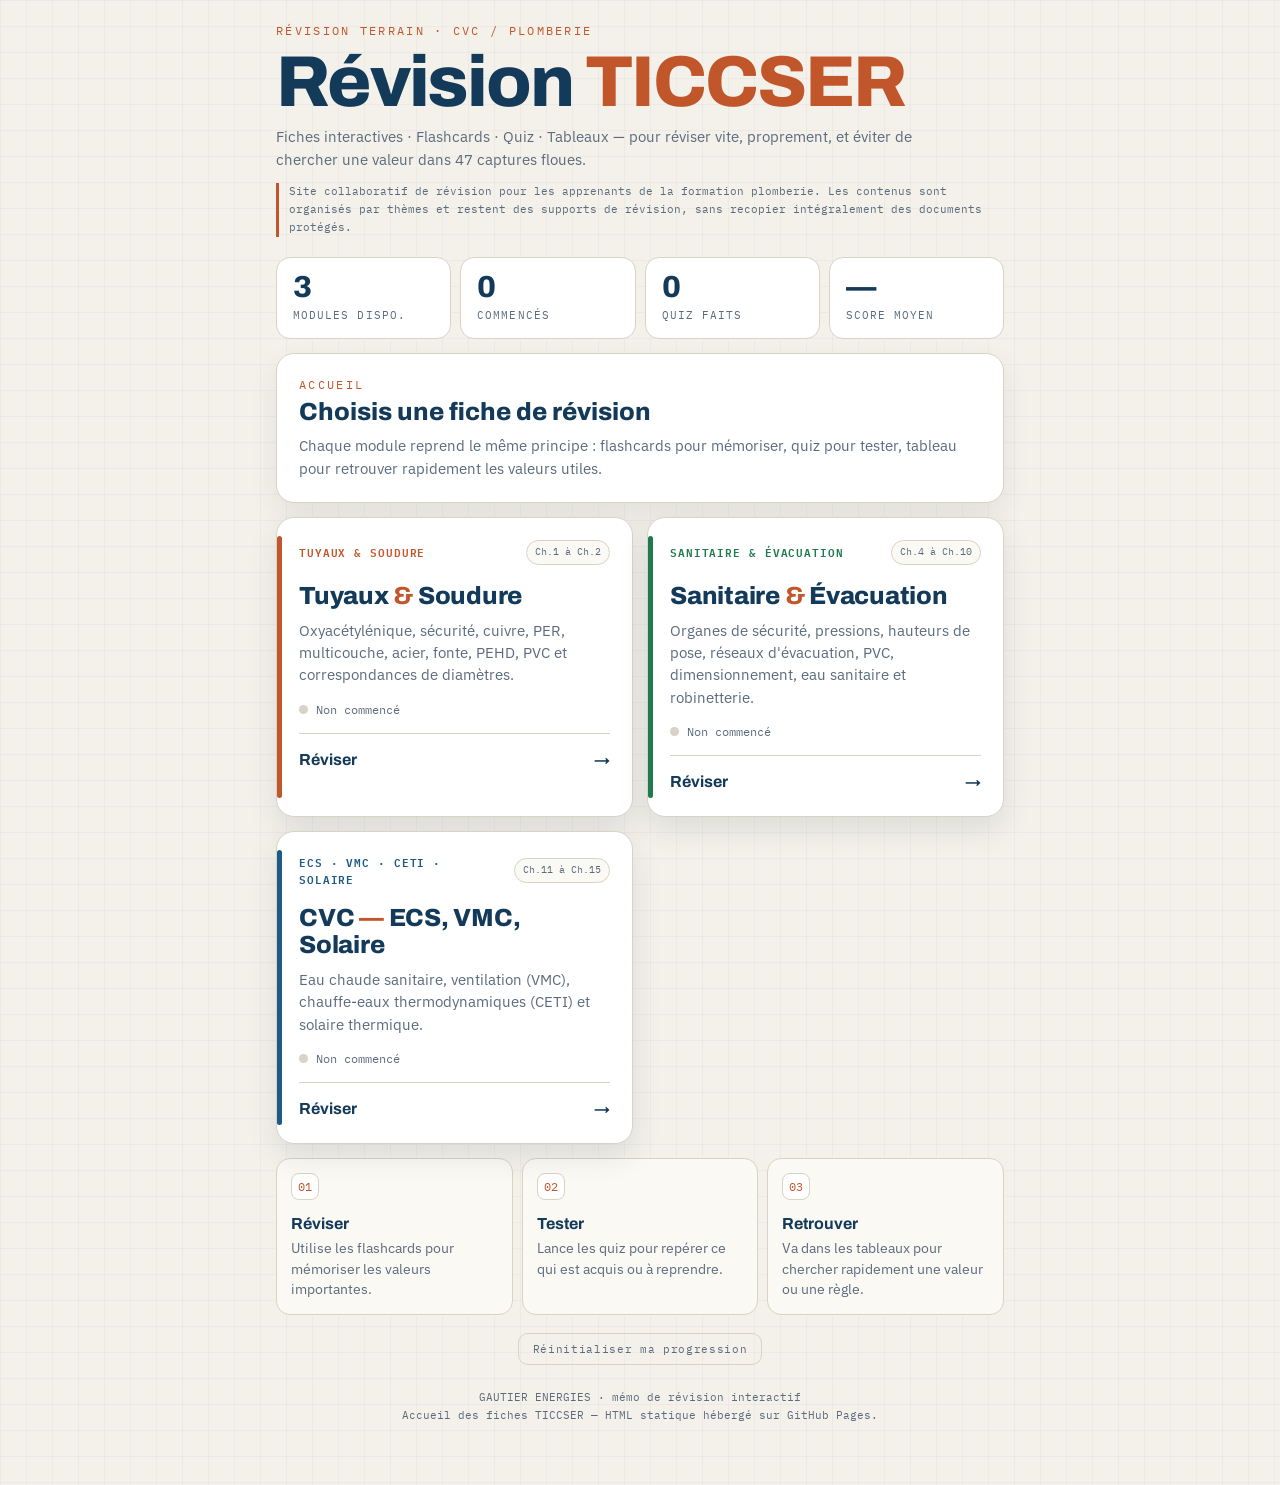
<file: index.html>
<!DOCTYPE html>
<html lang="fr">
<head>
  <meta charset="UTF-8">
  <meta name="viewport" content="width=device-width, initial-scale=1.0">
  <title>Révision TICCSER — Accueil</title>
  <link rel="preconnect" href="https://fonts.googleapis.com">
  <link rel="preconnect" href="https://fonts.gstatic.com" crossorigin>
  <link href="https://fonts.googleapis.com/css2?family=Archivo:wght@600;700;800&family=IBM+Plex+Mono:wght@500;600&family=IBM+Plex+Sans:wght@400;500;600&display=swap" rel="stylesheet">

  <!-- CSS intégré : aucune dépendance au dossier css/. Tout fonctionne à la racine du dépôt. -->
  <style>
  :root{
    --bg:#f4f1ea; --bg2:#ffffff; --panel:#ffffff; --line:#d9d3c6;
    --txt:#0f1f33; --muted:#5b6b7d; --navy:#143a5a; --navy2:#1d5a86;
    --accent:#c2562b; --green:#1f7a4d; --purple:#7a4d8c; --gold:#9a6700;
  }
  *{box-sizing:border-box;margin:0;padding:0}

  body{
    font-family:"IBM Plex Sans",sans-serif;
    background:var(--bg); color:var(--txt); line-height:1.5;
    -webkit-font-smoothing:antialiased; min-height:100vh;
    background-image:
      linear-gradient(rgba(20,58,90,.035) 1px,transparent 1px),
      linear-gradient(90deg,rgba(20,58,90,.035) 1px,transparent 1px);
    background-size:26px 26px;
  }

  .wrap{max-width:760px;margin:0 auto;padding:22px 16px 60px}

  .hero{margin-bottom:18px}
  .kicker,.section-label{
    font-family:"IBM Plex Mono",monospace;font-size:.72rem;letter-spacing:.2em;
    color:var(--accent);text-transform:uppercase;
  }
  h1{
    font-family:"Archivo",sans-serif;font-weight:800;
    font-size:clamp(2.25rem, 10vw, 4.5rem);line-height:.95;letter-spacing:-.03em;
    margin:.12em 0;color:var(--navy);
  }
  .amp{color:var(--accent)}
  .sub{color:var(--muted);font-size:.96rem;max-width:680px}
  .src-note{
    margin-top:12px;font-family:"IBM Plex Mono",monospace;font-size:.7rem;
    color:var(--muted);border-left:3px solid var(--accent);padding-left:10px;line-height:1.6;
  }

  /* ---------- TABLEAU DE BORD ---------- */
  .dash{
    display:grid;grid-template-columns:repeat(2,1fr);gap:9px;
    margin:20px 0 14px;
  }
  .stat{
    background:var(--panel);border:1px solid var(--line);border-radius:14px;
    padding:14px 16px;
  }
  .stat .num{
    font-family:"Archivo",sans-serif;font-weight:800;font-size:1.9rem;
    line-height:1;color:var(--navy);
  }
  .stat .num small{font-size:1rem;color:var(--muted);font-weight:700}
  .stat .lbl{
    font-family:"IBM Plex Mono",monospace;font-size:.66rem;letter-spacing:.1em;
    text-transform:uppercase;color:var(--muted);margin-top:6px;
  }

  /* ---------- REPRENDRE ---------- */
  .continue{
    background:var(--navy);color:#fff;border-radius:16px;padding:18px 20px;
    margin:0 0 18px;display:flex;align-items:center;justify-content:space-between;
    gap:14px;flex-wrap:wrap;box-shadow:0 12px 30px rgba(20,40,70,.18);
  }
  .continue .c-txt .c-lbl{
    font-family:"IBM Plex Mono",monospace;font-size:.66rem;letter-spacing:.12em;
    text-transform:uppercase;color:#9fc0db;
  }
  .continue .c-txt .c-name{
    font-family:"Archivo",sans-serif;font-weight:800;font-size:1.15rem;margin-top:2px;
  }
  .continue .c-txt .c-meta{font-size:.82rem;color:#c8d8e6;margin-top:3px}
  .btn{
    display:inline-block;text-decoration:none;white-space:nowrap;
    background:var(--accent);color:#fff;font-family:"Archivo",sans-serif;font-weight:700;
    font-size:.92rem;padding:11px 18px;border-radius:11px;border:0;cursor:pointer;
    transition:filter .15s ease, transform .15s ease;
  }
  .btn:hover{filter:brightness(1.06);transform:translateY(-1px)}

  /* ---------- INTRO ---------- */
  .intro-panel{
    background:var(--panel);border:1px solid var(--line);border-radius:18px;
    padding:22px;margin:0 0 14px;box-shadow:0 12px 30px rgba(20,40,70,.08);
  }
  h2{
    font-family:"Archivo",sans-serif;font-weight:800;color:var(--navy);
    font-size:1.55rem;line-height:1.1;margin:.2em 0 .35em;
  }
  .intro-panel p{color:var(--muted);font-size:.96rem}

  /* ---------- CARTES ---------- */
  .cards-grid{display:grid;grid-template-columns:1fr;gap:14px;margin:14px 0}
  .module-card{
    position:relative;display:block;overflow:hidden;text-decoration:none;color:var(--txt);
    background:var(--panel);border:1px solid var(--line);border-radius:18px;padding:22px;
    box-shadow:0 12px 30px rgba(20,40,70,.10);
    transition:transform .18s ease, box-shadow .18s ease, border-color .18s ease;
  }
  .module-card::before{
    content:"";position:absolute;left:0;top:18px;bottom:18px;width:5px;border-radius:5px;
    background:var(--card-color,var(--accent));
  }
  .module-card:hover{
    transform:translateY(-3px);box-shadow:0 16px 34px rgba(20,40,70,.15);
    border-color:rgba(20,58,90,.35);
  }
  .card-sanitaire{--card-color:var(--green)}
  .card-tuyaux{--card-color:var(--accent)}
  .card-cvc{--card-color:var(--navy2)}

  .card-top{display:flex;align-items:center;justify-content:space-between;gap:10px;margin-bottom:18px}
  .dom{
    font-family:"IBM Plex Mono",monospace;font-size:.7rem;letter-spacing:.08em;
    text-transform:uppercase;color:var(--card-color,var(--accent));font-weight:600;
  }
  .badge{
    font-family:"IBM Plex Mono",monospace;font-size:.62rem;padding:4px 8px;border-radius:20px;
    border:1px solid var(--line);color:var(--muted);background:#fbf9f4;white-space:nowrap;
  }
  h3{
    font-family:"Archivo",sans-serif;color:var(--navy);font-weight:800;font-size:1.55rem;
    line-height:1.08;letter-spacing:-.01em;margin-bottom:10px;
  }
  .module-card p{color:var(--muted);font-size:.93rem;margin-bottom:14px}

  /* état de progression sur la carte */
  .state{
    display:flex;align-items:center;gap:8px;margin-bottom:14px;
    font-family:"IBM Plex Mono",monospace;font-size:.74rem;
  }
  .dot{width:9px;height:9px;border-radius:50%;flex:none;background:var(--line)}
  .state.is-started .dot{background:var(--gold)}
  .state.is-done .dot{background:var(--green)}
  .state .st-txt{color:var(--muted)}
  .state .st-score{margin-left:auto;color:var(--navy);font-weight:600}

  .card-footer{
    display:flex;justify-content:space-between;align-items:center;gap:10px;
    font-family:"Archivo",sans-serif;font-weight:700;color:var(--navy);
    padding-top:14px;border-top:1px solid var(--line);
  }

  /* ---------- MEMO ---------- */
  .memo-panel{display:grid;grid-template-columns:1fr;gap:9px;margin-top:14px}
  .memo-item{
    display:flex;gap:12px;align-items:flex-start;background:#fbf9f4;
    border:1px solid var(--line);border-radius:14px;padding:14px;
  }
  .memo-number{
    font-family:"IBM Plex Mono",monospace;font-size:.72rem;color:var(--accent);
    border:1px solid var(--line);background:#fff;border-radius:8px;padding:4px 6px;flex:none;
  }
  h4{font-family:"Archivo",sans-serif;font-size:1rem;color:var(--navy);margin-bottom:2px}
  .memo-item p{font-size:.86rem;color:var(--muted)}

  /* ---------- RESET ---------- */
  .reset-row{margin-top:18px;text-align:center}
  .reset{
    background:none;border:1px solid var(--line);color:var(--muted);
    font-family:"IBM Plex Mono",monospace;font-size:.7rem;letter-spacing:.06em;
    padding:8px 14px;border-radius:10px;cursor:pointer;transition:border-color .15s ease,color .15s ease;
  }
  .reset:hover{border-color:var(--accent);color:var(--accent)}

  .footer{
    margin-top:24px;text-align:center;font-family:"IBM Plex Mono",monospace;
    font-size:.66rem;color:var(--muted);line-height:1.7;
  }
  .hide{display:none!important}

  @media (min-width:720px){
    .dash{grid-template-columns:repeat(4,1fr)}
    .cards-grid{grid-template-columns:1fr 1fr}
    .memo-panel{grid-template-columns:repeat(3,1fr)}
    .memo-item{flex-direction:column}
  }

  @media (prefers-reduced-motion:reduce){
    *{transition:none!important}
  }
  </style>
</head>

<body>
  <div class="wrap">

    <header class="hero">
      <div class="kicker">Révision terrain · CVC / Plomberie</div>
      <h1>Révision <span class="amp">TICCSER</span></h1>
      <p class="sub">
        Fiches interactives · Flashcards · Quiz · Tableaux — pour réviser vite,
        proprement, et éviter de chercher une valeur dans 47 captures floues.
      </p>
      <div class="src-note">
        Site collaboratif de révision pour les apprenants de la formation plomberie.
        Les contenus sont organisés par thèmes et restent des supports de révision,
        sans recopier intégralement des documents protégés.
      </div>
    </header>

    <main>

      <!-- TABLEAU DE BORD (rempli par JS depuis localStorage) -->
      <section class="dash" aria-label="Ma progression">
        <div class="stat">
          <div class="num" id="statTotal">0</div>
          <div class="lbl">Modules dispo.</div>
        </div>
        <div class="stat">
          <div class="num" id="statStarted">0</div>
          <div class="lbl">Commencés</div>
        </div>
        <div class="stat">
          <div class="num" id="statDone">0</div>
          <div class="lbl">Quiz faits</div>
        </div>
        <div class="stat">
          <div class="num" id="statAvg">—</div>
          <div class="lbl">Score moyen</div>
        </div>
      </section>

      <!-- REPRENDRE (affiché seulement si un module a déjà été ouvert) -->
      <a class="continue hide" id="continuePanel" href="#">
        <div class="c-txt">
          <div class="c-lbl">Reprendre où tu t'es arrêté</div>
          <div class="c-name" id="continueName">—</div>
          <div class="c-meta" id="continueMeta">—</div>
        </div>
        <span class="btn">Continuer →</span>
      </a>

      <section class="intro-panel">
        <div class="section-label">Accueil</div>
        <h2>Choisis une fiche de révision</h2>
        <p>
          Chaque module reprend le même principe : flashcards pour mémoriser,
          quiz pour tester, tableau pour retrouver rapidement les valeurs utiles.
        </p>
      </section>

      <section class="cards-grid" aria-label="Modules de révision">

        <a class="module-card card-tuyaux" data-module="revision_tuyaux_soudure.html" href="revision_tuyaux_soudure.html">
          <div class="card-top">
            <span class="dom">Tuyaux &amp; soudure</span>
            <span class="badge">Ch.1 à Ch.2</span>
          </div>
          <h3>Tuyaux <span class="amp">&amp;</span> Soudure</h3>
          <p>
            Oxyacétylénique, sécurité, cuivre, PER, multicouche, acier, fonte,
            PEHD, PVC et correspondances de diamètres.
          </p>
          <div class="state">
            <span class="dot"></span>
            <span class="st-txt">Non commencé</span>
            <span class="st-score"></span>
          </div>
          <div class="card-footer">
            <span>Réviser</span>
            <span aria-hidden="true">→</span>
          </div>
        </a>

        <a class="module-card card-sanitaire" data-module="revision_sanitaire_evacuation.html" href="revision_sanitaire_evacuation.html">
          <div class="card-top">
            <span class="dom">Sanitaire &amp; évacuation</span>
            <span class="badge">Ch.4 à Ch.10</span>
          </div>
          <h3>Sanitaire <span class="amp">&amp;</span> Évacuation</h3>
          <p>
            Organes de sécurité, pressions, hauteurs de pose, réseaux d'évacuation,
            PVC, dimensionnement, eau sanitaire et robinetterie.
          </p>
          <div class="state">
            <span class="dot"></span>
            <span class="st-txt">Non commencé</span>
            <span class="st-score"></span>
          </div>
          <div class="card-footer">
            <span>Réviser</span>
            <span aria-hidden="true">→</span>
          </div>
        </a>

        <a class="module-card card-cvc" data-module="revision_cvc_complet.html" href="revision_cvc_complet.html">
          <div class="card-top">
            <span class="dom">ECS · VMC · CETI · Solaire</span>
            <span class="badge">Ch.11 à Ch.15</span>
          </div>
          <h3>CVC <span class="amp">—</span> ECS, VMC, Solaire</h3>
          <p>
            Eau chaude sanitaire, ventilation (VMC), chauffe-eaux thermodynamiques (CETI)
            et solaire thermique.
          </p>
          <div class="state">
            <span class="dot"></span>
            <span class="st-txt">Non commencé</span>
            <span class="st-score"></span>
          </div>
          <div class="card-footer">
            <span>Réviser</span>
            <span aria-hidden="true">→</span>
          </div>
        </a>

      </section>

      <section class="memo-panel">
        <div class="memo-item">
          <span class="memo-number">01</span>
          <div>
            <h4>Réviser</h4>
            <p>Utilise les flashcards pour mémoriser les valeurs importantes.</p>
          </div>
        </div>
        <div class="memo-item">
          <span class="memo-number">02</span>
          <div>
            <h4>Tester</h4>
            <p>Lance les quiz pour repérer ce qui est acquis ou à reprendre.</p>
          </div>
        </div>
        <div class="memo-item">
          <span class="memo-number">03</span>
          <div>
            <h4>Retrouver</h4>
            <p>Va dans les tableaux pour chercher rapidement une valeur ou une règle.</p>
          </div>
        </div>
      </section>

      <div class="reset-row">
        <button class="reset" id="resetBtn" type="button">Réinitialiser ma progression</button>
      </div>

    </main>

    <footer class="footer">
      GAUTIER ENERGIES · mémo de révision interactif<br>
      Accueil des fiches TICCSER — HTML statique hébergé sur GitHub Pages.
    </footer>

  </div>

  <!-- JS intégré : lit la progression dans localStorage et remplit le tableau de bord -->
  <script>
  (function(){
    var KEY = 'ticcser_progress';
    var LAST = 'ticcser_last';

    function load(){
      try { return JSON.parse(localStorage.getItem(KEY)) || {}; }
      catch(e){ return {}; }
    }

    var data = load();
    var cards = Array.prototype.slice.call(document.querySelectorAll('.module-card'));
    var total = cards.length;
    var started = 0, done = 0, scoreSum = 0, scoreCount = 0;

    cards.forEach(function(card){
      var id = card.getAttribute('data-module');
      var rec = data[id] || {};
      var stateEl = card.querySelector('.state');
      var txtEl   = card.querySelector('.st-txt');
      var scoreEl = card.querySelector('.st-score');
      var hasScore = typeof rec.best === 'number';

      if (rec.visited) started++;
      if (hasScore){ done++; scoreSum += rec.best; scoreCount++; }

      if (hasScore){
        stateEl.classList.add('is-done');
        txtEl.textContent = 'Quiz fait';
        scoreEl.textContent = 'meilleur ' + rec.best + '%';
      } else if (rec.visited){
        stateEl.classList.add('is-started');
        txtEl.textContent = 'En cours · quiz non terminé';
      } else {
        txtEl.textContent = 'Non commencé';
      }
    });

    document.getElementById('statTotal').textContent = total;
    document.getElementById('statStarted').textContent = started;
    document.getElementById('statDone').textContent = done;
    document.getElementById('statAvg').innerHTML = scoreCount
      ? Math.round(scoreSum / scoreCount) + '<small>%</small>'
      : '—';

    // Panneau "Reprendre"
    var lastId = null;
    try { lastId = localStorage.getItem(LAST); } catch(e){}
    var lastCard = lastId ? document.querySelector('.module-card[data-module="' + lastId + '"]') : null;
    if (lastCard){
      var rec = data[lastId] || {};
      var panel = document.getElementById('continuePanel');
      panel.href = lastId;
      document.getElementById('continueName').textContent =
        lastCard.querySelector('h3').textContent.trim();
      document.getElementById('continueMeta').textContent =
        (typeof rec.last === 'number')
          ? 'Dernier score : ' + rec.last + '%'
          : 'Quiz pas encore terminé';
      panel.classList.remove('hide');
    }

    // Réinitialisation
    document.getElementById('resetBtn').addEventListener('click', function(){
      if (!confirm('Effacer toute ta progression enregistrée sur ce navigateur ?')) return;
      try {
        localStorage.removeItem(KEY);
        localStorage.removeItem(LAST);
      } catch(e){}
      location.reload();
    });
  })();
  </script>
</body>
</html>
</file>
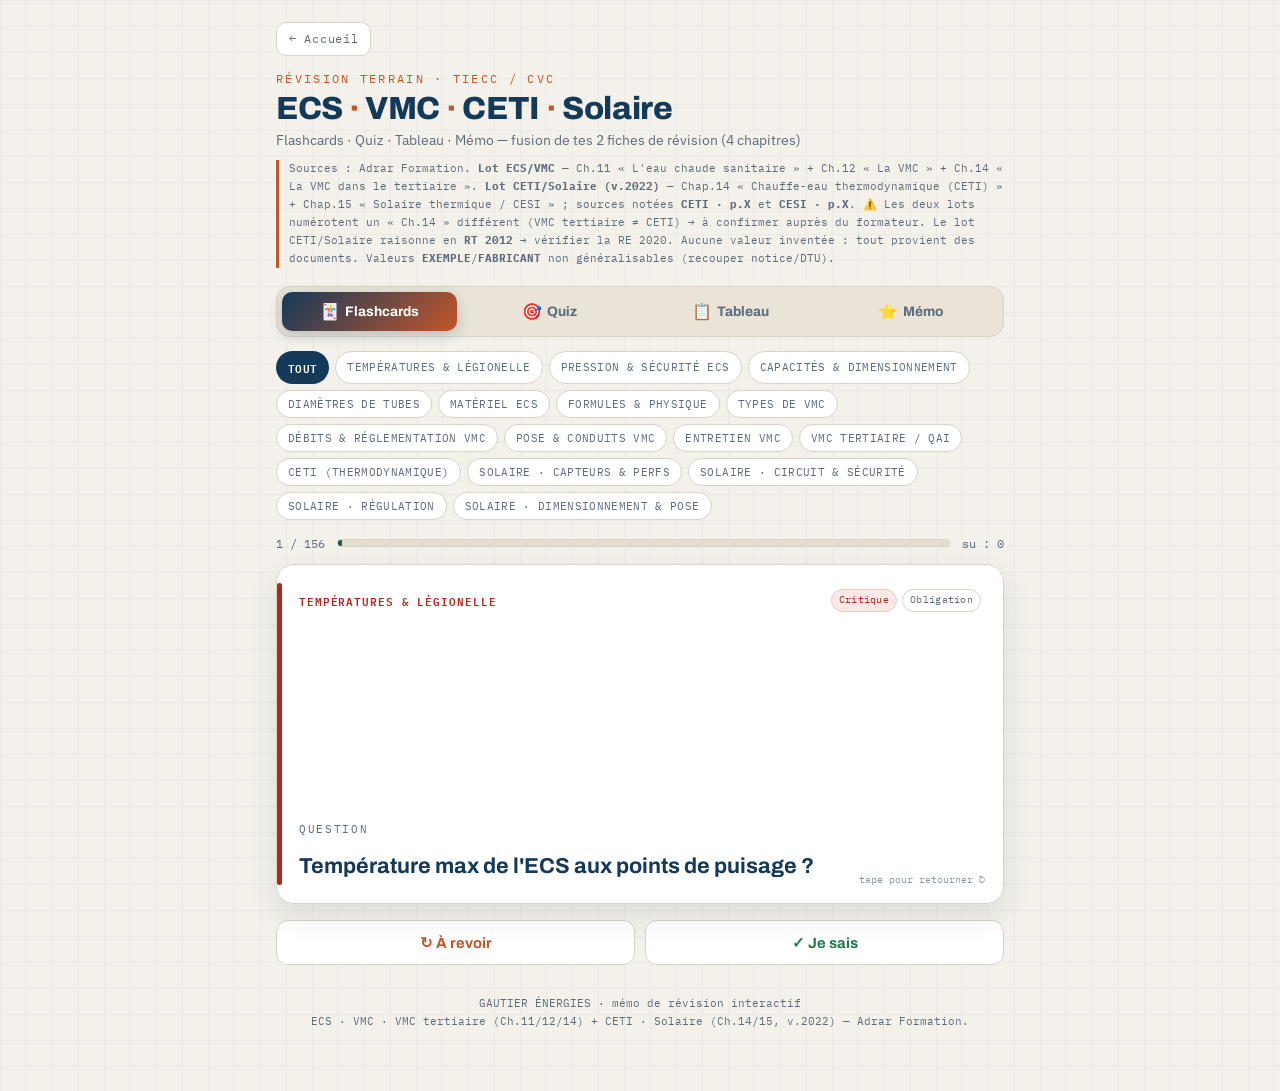
<file: revision_cvc_complet.html>
<!DOCTYPE html>
<html lang="fr">
<head>
<meta charset="UTF-8">
<meta name="viewport" content="width=device-width, initial-scale=1.0">
<title>Fiche révision — ECS · VMC · CETI · Solaire</title>
<link rel="preconnect" href="https://fonts.googleapis.com">
<link rel="preconnect" href="https://fonts.gstatic.com" crossorigin>
<link href="https://fonts.googleapis.com/css2?family=Archivo:wght@600;700;800&family=IBM+Plex+Mono:wght@500;600&family=IBM+Plex+Sans:wght@400;500;600&display=swap" rel="stylesheet">
<style>
  :root{
    --bg:#f4f1ea; --bg2:#ffffff; --panel:#ffffff; --line:#d9d3c6;
    --txt:#0f1f33; --muted:#5b6b7d;
    --navy:#143a5a; --navy2:#1d5a86; --accent:#c2562b; --green:#1f7a4d;
    --d-secu:#b3261e; --d-press:#c2562b; --d-eau:#0f6f63; --d-debit:#1f4f8b;
    --d-haut:#1d5a86; --d-evac:#1f7a4d; --d-pvc:#7a4d8c; --d-pmr:#9a6700;
  }
  *{box-sizing:border-box;margin:0;padding:0}
  body{
    font-family:"IBM Plex Sans",sans-serif;background:var(--bg);color:var(--txt);
    line-height:1.5;-webkit-font-smoothing:antialiased;min-height:100vh;
    background-image:
      linear-gradient(rgba(20,58,90,.035) 1px,transparent 1px),
      linear-gradient(90deg,rgba(20,58,90,.035) 1px,transparent 1px);
    background-size:26px 26px;
  }
  .wrap{max-width:760px;margin:0 auto;padding:22px 16px 60px}

  header{margin-bottom:18px}
  .kicker{font-family:"IBM Plex Mono",monospace;font-size:.72rem;letter-spacing:.2em;color:var(--accent);text-transform:uppercase}
  h1{font-family:"Archivo",sans-serif;font-weight:800;font-size:2rem;line-height:1.05;letter-spacing:-.01em;margin:.15em 0 .1em;color:var(--navy)}
  h1 .amp{color:var(--accent)}
  .sub{color:var(--muted);font-size:.9rem}
  .src-note{margin-top:10px;font-family:"IBM Plex Mono",monospace;font-size:.7rem;color:var(--muted);border-left:3px solid var(--accent);padding-left:10px;line-height:1.6}

  .tabs{display:flex;gap:6px;margin:18px 0 14px;background:#e9e3d8;padding:5px;border-radius:14px;border:1px solid var(--line)}
  .tab{flex:1;border:0;background:transparent;color:var(--muted);font-family:"Archivo",sans-serif;font-weight:700;font-size:.86rem;padding:10px 4px;border-radius:10px;cursor:pointer;transition:.18s;display:flex;align-items:center;justify-content:center;gap:5px}
  .tab.active{background:linear-gradient(135deg,var(--navy),var(--accent));color:#fff;box-shadow:0 4px 14px rgba(20,58,90,.22)}
  .tab .ic{font-size:1rem}

  .filters{display:flex;flex-wrap:wrap;gap:6px;margin-bottom:14px}
  .chip{font-family:"IBM Plex Mono",monospace;font-size:.7rem;letter-spacing:.03em;padding:6px 11px;border-radius:20px;border:1px solid var(--line);background:#fff;color:var(--muted);cursor:pointer;transition:.15s;text-transform:uppercase}
  .chip.on{color:#fff;font-weight:600;border-color:transparent}
  .chip[data-d="all"].on{background:var(--navy)}

  .progress{display:flex;align-items:center;gap:12px;margin-bottom:12px;font-family:"IBM Plex Mono",monospace;font-size:.78rem;color:var(--muted)}
  .bar{flex:1;height:8px;background:#e3ddd0;border-radius:6px;overflow:hidden;border:1px solid var(--line)}
  .bar > i{display:block;height:100%;width:0;background:linear-gradient(90deg,var(--navy),var(--green));transition:.3s}

  .scene{perspective:1400px;margin-bottom:16px}
  .card{position:relative;width:100%;min-height:300px;transform-style:preserve-3d;transition:transform .55s cubic-bezier(.4,.2,.2,1);cursor:pointer}
  .card.flipped{transform:rotateY(180deg)}
  .face{position:absolute;inset:0;backface-visibility:hidden;border-radius:18px;border:1px solid var(--line);padding:24px 22px;display:flex;flex-direction:column;background:var(--panel);box-shadow:0 12px 30px rgba(20,40,70,.10)}
  .face.back{transform:rotateY(180deg);background:linear-gradient(160deg,#fbf9f4,#f1ece2)}
  .face::before{content:"";position:absolute;left:0;top:18px;bottom:18px;width:5px;border-radius:5px;background:var(--dcol,var(--accent))}
  .meta{display:flex;justify-content:space-between;align-items:center;gap:8px;margin-bottom:auto}
  .dom{font-family:"IBM Plex Mono",monospace;font-size:.7rem;letter-spacing:.08em;text-transform:uppercase;color:var(--dcol,var(--accent));font-weight:600}
  .badges{display:flex;gap:5px;flex-wrap:wrap;justify-content:flex-end}
  .b{font-family:"IBM Plex Mono",monospace;font-size:.62rem;padding:3px 7px;border-radius:20px;border:1px solid var(--line);color:var(--muted);letter-spacing:.03em}
  .b.crit{background:#fbe9e7;color:#b3261e;border-color:#f0c4bf}
  .b.eleve{background:#fdf3df;color:#9a6700;border-color:#ecdcad}
  .q-label,.a-label{font-family:"IBM Plex Mono",monospace;font-size:.66rem;letter-spacing:.16em;text-transform:uppercase;color:var(--muted);margin-bottom:8px}
  .q-txt{font-family:"Archivo",sans-serif;font-weight:700;font-size:1.35rem;line-height:1.18;margin-top:8px;color:var(--navy)}
  .a-txt{font-size:1.08rem;font-weight:500;line-height:1.4;margin-top:8px}
  .a-txt b{color:var(--navy);font-family:"IBM Plex Mono",monospace;font-weight:600}
  .src{margin-top:auto;font-family:"IBM Plex Mono",monospace;font-size:.66rem;color:var(--muted);padding-top:14px}
  .flip-hint{position:absolute;bottom:16px;right:18px;font-family:"IBM Plex Mono",monospace;font-size:.62rem;color:var(--muted);opacity:.7}

  .nav{display:flex;gap:10px}
  .nav button{flex:1;border:1.5px solid var(--line);background:#fff;color:var(--txt);font-family:"Archivo",sans-serif;font-weight:700;font-size:.92rem;padding:13px;border-radius:12px;cursor:pointer;transition:.15s}
  .nav button:hover{border-color:var(--navy)}
  .nav button.know{color:var(--green)}
  .nav button.know:hover{border-color:var(--green)}
  .nav button.review{color:var(--accent)}
  .nav button.review:hover{border-color:var(--accent)}
  .nav button:active{transform:translateY(1px)}

  .quiz-head{display:flex;justify-content:space-between;align-items:center;margin-bottom:14px;font-family:"IBM Plex Mono",monospace;font-size:.8rem;color:var(--muted)}
  .score{color:var(--accent);font-weight:600}
  .quiz-card{background:var(--panel);border:1px solid var(--line);border-radius:18px;padding:24px 22px;box-shadow:0 12px 30px rgba(20,40,70,.10)}
  .quiz-card .dom{margin-bottom:14px}
  .quiz-q{font-family:"Archivo",sans-serif;font-weight:700;font-size:1.28rem;line-height:1.2;margin-bottom:20px;color:var(--navy)}
  .opts{display:flex;flex-direction:column;gap:10px}
  .opt{text-align:left;border:1.5px solid var(--line);background:#fff;color:var(--txt);font-family:"IBM Plex Sans",sans-serif;font-size:1.02rem;padding:14px 16px;border-radius:12px;cursor:pointer;transition:.15s;display:flex;gap:10px;align-items:center}
  .opt:hover:not(.locked){border-color:var(--navy);transform:translateX(3px)}
  .opt .k{font-family:"IBM Plex Mono",monospace;font-size:.8rem;color:var(--muted);border:1px solid var(--line);border-radius:6px;width:24px;height:24px;display:flex;align-items:center;justify-content:center;flex:none}
  .opt.good{border-color:var(--green);background:#e3f3ea}
  .opt.good .k{border-color:var(--green);color:var(--green)}
  .opt.bad{border-color:var(--d-secu);background:#fbe9e7}
  .opt.bad .k{border-color:var(--d-secu);color:var(--d-secu)}
  .expl{margin-top:16px;font-size:.92rem;color:var(--muted);border-left:3px solid var(--accent);padding:8px 0 8px 12px;display:none}
  .expl.show{display:block}
  .qbtn{margin-top:18px;width:100%;border:0;background:linear-gradient(135deg,var(--navy),var(--accent));color:#fff;font-family:"Archivo",sans-serif;font-weight:800;font-size:1rem;padding:14px;border-radius:12px;cursor:pointer;transition:.15s}
  .qbtn:active{transform:translateY(1px)}
  .qbtn[disabled]{opacity:.45;cursor:not-allowed}

  .result{text-align:center;background:var(--panel);border:1px solid var(--line);border-radius:18px;padding:38px 24px;box-shadow:0 12px 30px rgba(20,40,70,.10)}
  .result .big{font-family:"Archivo",sans-serif;font-weight:800;font-size:3.4rem;line-height:1;color:var(--accent)}
  .result .lbl{color:var(--muted);font-family:"IBM Plex Mono",monospace;font-size:.78rem;letter-spacing:.12em;text-transform:uppercase;margin:8px 0 4px}
  .result .verdict{font-family:"Archivo",sans-serif;font-weight:700;font-size:1.25rem;margin:14px 0 22px;color:var(--navy)}

  .search{width:100%;background:#fff;border:1.5px solid var(--line);border-radius:12px;color:var(--txt);font-family:"IBM Plex Sans",sans-serif;font-size:.95rem;padding:12px 14px;margin-bottom:14px}
  .search::placeholder{color:var(--muted)}
  .row{background:var(--panel);border:1px solid var(--line);border-left:5px solid var(--dcol,var(--accent));border-radius:12px;padding:13px 15px;margin-bottom:9px}
  .row .top{display:flex;justify-content:space-between;align-items:center;gap:8px;margin-bottom:5px}
  .row .el{font-weight:600;font-size:.97rem;color:var(--navy)}
  .row .val{font-family:"IBM Plex Mono",monospace;color:var(--accent);font-weight:600;font-size:.9rem;margin:2px 0 5px}
  .row .foot{display:flex;justify-content:space-between;gap:8px;font-family:"IBM Plex Mono",monospace;font-size:.66rem;color:var(--muted)}
  .empty{text-align:center;color:var(--muted);padding:30px;font-family:"IBM Plex Mono",monospace;font-size:.85rem}

  /* MÉMO */
  .memo-block{background:var(--panel);border:1px solid var(--line);border-radius:16px;padding:18px 20px;margin-bottom:14px;box-shadow:0 8px 22px rgba(20,40,70,.07)}
  .memo-block h2{font-family:"Archivo",sans-serif;font-size:1.05rem;color:var(--navy);margin-bottom:4px;display:flex;align-items:center;gap:8px}
  .memo-block .tag{font-family:"IBM Plex Mono",monospace;font-size:.62rem;letter-spacing:.1em;text-transform:uppercase;padding:3px 8px;border-radius:20px;background:#eef1f5;color:var(--navy2)}
  .memo-block ul{list-style:none;margin-top:10px}
  .memo-block li{position:relative;padding:7px 0 7px 20px;font-size:.93rem;border-bottom:1px dashed var(--line)}
  .memo-block li:last-child{border-bottom:0}
  .memo-block li::before{content:"▸";position:absolute;left:0;color:var(--accent);font-weight:700}
  .memo-block li b{font-family:"IBM Plex Mono",monospace;color:var(--navy);font-weight:600}
  .memo-block.warn{border-left:5px solid var(--d-secu)}
  .memo-block.confuse{border-left:5px solid var(--accent)}
  .memo-block.verif{border-left:5px solid var(--navy2)}
  .memo-block.prio{border-left:5px solid var(--green)}

  .footer{margin-top:30px;text-align:center;font-family:"IBM Plex Mono",monospace;font-size:.66rem;color:var(--muted);line-height:1.7}
  .hide{display:none!important}

  /* dos de carte enrichi + cartes longues défilables */
  .face{overflow-y:auto}
  .card{min-height:340px}
  .bk-line{font-size:.86rem;line-height:1.35;margin-top:9px;color:var(--txt)}
  .bk-tag{display:inline-block;font-family:"IBM Plex Mono",monospace;font-size:.6rem;letter-spacing:.08em;text-transform:uppercase;color:var(--muted);margin-right:6px;font-weight:600}
  .bk-ch{border-left:3px solid var(--green);padding-left:9px}
  .bk-m{border-left:3px solid var(--accent);padding-left:9px;font-style:italic;color:var(--navy)}
  /* lignes enrichies du tableau */
  .row .rmeta{font-size:.8rem;color:var(--muted);margin:3px 0;line-height:1.35}
  .row .rmeta b{font-family:"IBM Plex Mono",monospace;font-size:.6rem;letter-spacing:.06em;text-transform:uppercase;color:var(--navy2);margin-right:5px;font-weight:600}
  .row .rch{color:var(--txt)}
  .row .rmnemo{font-size:.82rem;font-style:italic;color:var(--navy);background:#faf3ec;border-radius:8px;padding:5px 9px;margin:6px 0 2px}
</style>
</head>
<body>
<div class="wrap">
  <a href="index.html" style="display:inline-flex;align-items:center;gap:6px;text-decoration:none;font-family:'IBM Plex Mono',monospace;font-size:.74rem;letter-spacing:.06em;color:#5b6b7d;border:1px solid #d9d3c6;background:#fff;border-radius:10px;padding:7px 12px;margin-bottom:14px">← Accueil</a>
  <header>
    <div class="kicker">Révision terrain · TIECC / CVC</div>
    <h1>ECS <span class="amp">·</span> VMC <span class="amp">·</span> CETI <span class="amp">·</span> Solaire</h1>
    <div class="sub">Flashcards · Quiz · Tableau · Mémo — fusion de tes 2 fiches de révision (4 chapitres)</div>
    <div class="src-note">Sources : Adrar Formation. <b>Lot ECS/VMC</b> — Ch.11 « L'eau chaude sanitaire » + Ch.12 « La VMC » + Ch.14 « La VMC dans le tertiaire ». <b>Lot CETI/Solaire (v.2022)</b> — Chap.14 « Chauffe-eau thermodynamique (CETI) » + Chap.15 « Solaire thermique / CESI » ; sources notées <b>CETI · p.X</b> et <b>CESI · p.X</b>. ⚠️ Les deux lots numérotent un « Ch.14 » différent (VMC tertiaire ≠ CETI) → à confirmer auprès du formateur. Le lot CETI/Solaire raisonne en <b>RT 2012</b> → vérifier la RE 2020. Aucune valeur inventée : tout provient des documents. Valeurs <b>EXEMPLE</b>/<b>FABRICANT</b> non généralisables (recouper notice/DTU).</div>
  </header>

  <div class="tabs">
    <button class="tab active" data-view="cards"><span class="ic">🃏</span> Flashcards</button>
    <button class="tab" data-view="quiz"><span class="ic">🎯</span> Quiz</button>
    <button class="tab" data-view="table"><span class="ic">📋</span> Tableau</button>
    <button class="tab" data-view="memo"><span class="ic">⭐</span> Mémo</button>
  </div>

  <div class="filters" id="filters"></div>

  <!-- FLASHCARDS -->
  <section id="view-cards">
    <div class="progress">
      <span id="cardCount">1 / 1</span>
      <div class="bar"><i id="cardBar"></i></div>
      <span id="knownCount">su : 0</span>
    </div>
    <div class="scene">
      <div class="card" id="card" onclick="flip()">
        <div class="face front">
          <div class="meta"><span class="dom" id="fDom">—</span><div class="badges" id="fBadges"></div></div>
          <div class="q-label">Question</div>
          <div class="q-txt" id="fQ">—</div>
          <div class="flip-hint">tape pour retourner ↻</div>
        </div>
        <div class="face back">
          <div class="meta"><span class="dom" id="bDom">—</span></div>
          <div class="a-label">Réponse</div>
          <div class="a-txt" id="fA">—</div>
          <div class="src" id="fSrc">—</div>
        </div>
      </div>
    </div>
    <div class="nav">
      <button class="review" onclick="mark(false)">↻ À revoir</button>
      <button class="know" onclick="mark(true)">✓ Je sais</button>
    </div>
  </section>

  <!-- QUIZ -->
  <section id="view-quiz" class="hide">
    <div id="quizPlay">
      <div class="quiz-head">
        <span id="qProgress">Question 1 / 1</span>
        <span><span class="score" id="qScore">0 pts</span> · <span id="qStreak">série 0🔥</span></span>
      </div>
      <div class="quiz-card">
        <div class="dom" id="qDom">—</div>
        <div class="quiz-q" id="qQ">—</div>
        <div class="opts" id="qOpts"></div>
        <div class="expl" id="qExpl"></div>
        <button class="qbtn" id="qNext" onclick="nextQuiz()" disabled>Valider une réponse</button>
      </div>
    </div>
    <div id="quizResult" class="hide">
      <div class="result">
        <div class="lbl">Score final</div>
        <div class="big" id="rBig">0%</div>
        <div class="verdict" id="rVerdict">—</div>
        <button class="qbtn" onclick="startQuiz()">↻ Rejouer le quiz</button>
      </div>
    </div>
  </section>

  <!-- TABLE -->
  <section id="view-table" class="hide">
    <input class="search" id="search" placeholder="Rechercher (ex : 60°C, légionelle, COP, 30 mA, antigel, P0, ratio V/S, 45°, débit…)" oninput="renderTable()">
    <div id="tableRows"></div>
  </section>

  <!-- MÉMO -->
  <section id="view-memo" class="hide">
    <div class="memo-block prio">
      <h2><span class="tag">1</span> À mémoriser en priorité</h2>
      <ul>
        <li>ECS stockée à <b>60°C</b> · puisage <b>50°C</b> (toilette) / <b>60°C</b> (autres pièces) · soupape groupe de sécurité <b>7 bar</b>.</li>
        <li>Chaleur massique eau <b>1,16 Wh/kg.°C</b> · chaleur volumique air <b>0,34 Wh/m³.K</b>.</li>
        <li>Formules : eau <b>P = qv × 1,16 × ΔT</b> (l/h → W) · air <b>P = qv × 0,34 × ΔT</b> (m³/h → W).</li>
        <li>Besoin ECS <b>50 L/pers/jour</b> à 60°C · chauffe-eau électrique <b>2000–3000 W</b>.</li>
        <li>VMC double flux récupère <b>92%</b> des calories · grille d'entrée d'air <b>15 / 22 / 30 m³/h</b>.</li>
        <li>Filtres VMC double flux changés <b>tous les 6 mois</b>.</li>
        <li style="border-top:1px solid var(--line);margin-top:6px;padding-top:10px"><span class="tag">CETI · Solaire</span></li>
        <li><b>CETI :</b> différentiel <b>30 mA</b> · local <b>≥ 20-30 m³</b> · bruit seuil <b>50 dB</b> · <b>NF C 15-100</b> · pas de HP/HC.</li>
        <li><b>Débit solaire :</b> <b>40-70 L/h.m²</b> (high-flow), vitesse <b>≤ 1 m/s</b> ; soupape primaire <b>~6 bar</b>.</li>
        <li><b>Vase solaire :</b> <b>P0 = H/10 + 1,5</b> ; <b>P1 = P0 + 0,5</b>.</li>
        <li><b>Fluide :</b> MPG alimentaire, protection <b>≥ −25°C</b> ; isolant <b>≥ 19 mm</b> anti-UV clair dehors ; primaire <b>cuivre/inox</b> seulement, joints <b>graphite</b>.</li>
        <li><b>Dimensionnement :</b> besoin réf. ADEME <b>50 L/pers à 50°C</b> ; ballon interne <b>×1,5</b> / externe <b>×1</b> ; ratio V/S <b>45-55-65-75</b> ; capteurs <b>≥ 1 m</b> d'un conduit de fumée (NF EN 12975).</li>
      </ul>
    </div>

    <div class="memo-block warn">
      <h2><span class="tag">2</span> Points de vigilance chantier</h2>
      <ul>
        <li>Hotte de cuisine : <b>jamais</b> raccordée au réseau VMC (risque d'incendie sur conduit PVC, encrassement).</li>
        <li>Groupe d'extraction : <b>suspendu</b> dans les combles, au-dessus d'une pièce de service — jamais posé au sol ni fixé au mur.</li>
        <li>Conduits dans les combles au-dessus de l'isolant : <b>gaines isolées</b>, éviter coudes/siphons (condensation, pertes de charge).</li>
        <li>Chauffe-eau plat : vérifier qu'il n'est <b>pas</b> sur un contacteur HP/HC, sinon manque d'eau.</li>
        <li>Cheminée / poêle à bois : prévoir une <b>amenée d'air comburant dédiée</b>.</li>
        <li>Vase d'expansion <b>sanitaire = blanc</b> ≠ vase <b>chauffage = rouge</b>.</li>
        <li>Eau froide du réseau de distribution : ne pas dépasser <b>20°C</b>, calorifuger EC et EF séparément.</li>
        <li style="border-top:1px solid var(--line);margin-top:6px;padding-top:10px"><span class="tag">CETI · Solaire</span></li>
        <li><b>Remplissage solaire :</b> jamais par temps ensoleillé (ébullition), jamais s'il y a risque de gel ; par la vanne de vidange (point bas), matin/soir.</li>
        <li><b>CETI :</b> jamais sur prise → boîte de sortie de câble ; remplir le ballon <b>avant</b> de remettre le courant.</li>
        <li><b>Bruit CETI &gt; 50 dB</b> interdit près des chambres → split ou éloignement.</li>
        <li><b>Corrosion :</b> ne jamais mélanger <b>cuivre + acier galvanisé</b> (électrolyse).</li>
        <li><b>UV :</b> isolant extérieur non protégé = HS en moins de 2 ans.</li>
        <li><b>Surdimensionnement solaire :</b> coûteux pour peu de gain → viser la productivité, pas la couverture max.</li>
        <li><b>Mise en service élec CESI :</b> DDR 30 mA, mise à la terre des tuyauteries, terre bâtiment ≤ 100 Ω (AGCP 500 mA) — à recouper NF C 15-100.</li>
      </ul>
    </div>

    <div class="memo-block confuse">
      <h2><span class="tag">3</span> À ne pas confondre</h2>
      <ul>
        <li><b>1,16</b> (eau) vs <b>0,34</b> (air) · même débit en m³/h → eau en <b>kW</b>, air en <b>W</b>.</li>
        <li><b>50°C</b> puisage toilette · <b>55°C</b> sortie stockage ≥ 400 L · <b>60°C</b> température de stockage.</li>
        <li>Hygro <b>type A</b> (seules les bouches s'ajustent) vs <b>type B</b> (entrées d'air aussi hygroréglables).</li>
        <li>Résistance <b>stéatite</b> (fourreau, eau calcaire) vs <b>blindée</b> (contact direct, détartrage ~2 ans).</li>
        <li>Anode <b>magnésium</b> (sacrificielle) vs anode <b>titane / ACI</b> (courant imposé, inusable).</li>
        <li>ECS <b>instantané</b> / <b>semi-instantané (micro-accumulation)</b> / <b>accumulation</b> : 3 principes distincts.</li>
        <li style="border-top:1px solid var(--line);margin-top:6px;padding-top:10px"><span class="tag">CETI · Solaire</span></li>
        <li><b>50 L</b> (besoin ECS réf. ADEME, 50°C) ≠ <b>33 L</b> (conso de calcul, 50°C) ≠ <b>56 L</b> (COSTIC, 40°C).</li>
        <li>Ballon <b>interne ×1,5</b> vs <b>externe ×1</b> le besoin.</li>
        <li><b>DD 5-10 K</b> (démarrage) vs <b>DA 2-4 K</b> (arrêt) — formule DA = Tc−Tin+1, DD = DA+4.</li>
        <li><b>Soupape primaire 6 bar</b> (circuit capteurs) vs <b>soupape sanitaire T°/P 90-95°C</b> (sortie ballon) vs <b>groupe sécurité ECS 7 bar</b>.</li>
        <li><b>k = 3</b> (capteur plan) vs <b>k = 1</b> (tubes sous vide).</li>
        <li><b>High-flow 40-70</b> vs <b>low-flow 15-30</b> L/h.m².</li>
        <li>Inclinaison <b>45°</b> (ECS) vs <b>~60°</b> (chauffage SSC).</li>
        <li>Hauteur coffre <b>20 cm</b> (démontable) vs <b>40/80 cm</b> (non démontable).</li>
      </ul>
    </div>

    <div class="memo-block verif">
      <h2><span class="tag">4</span> À vérifier (formateur · DTU · norme · notice)</h2>
      <ul>
        <li>Températures ECS 50/60°C : <b>arrêté du 30 nov. 2005</b> — confirmer la version en vigueur.</li>
        <li>Débits VMC logement : <b>arrêté du 24 mars 1982</b> (+ modif. 28 oct. 1983) — recouper les tableaux.</li>
        <li>« RT2020 » cité dans le cours : vérifier l'appellation exacte (<b>RE2020</b>) et son périmètre réel.</li>
        <li>QAI en ERP depuis 2023 : <b>Art. L221-1 et suivants du Code de l'environnement</b> + décrets.</li>
        <li>Rendements gaz (<b>≥ 98% PCI / EN 89</b>, EN 13203) : confirmer sur la notice fabricant de l'appareil.</li>
        <li>Diamètres tubes par appareil : recouper avec le <b>DTU plomberie</b> et la fiche produit.</li>
        <li style="border-top:1px solid var(--line);margin-top:6px;padding-top:10px"><span class="tag">CETI · Solaire</span></li>
        <li><b>Numérotation « Ch.14 » :</b> VMC tertiaire (lot ECS/VMC) ≠ CETI (lot CETI/Solaire) — clarifier avec le formateur.</li>
        <li><b>RT 2012 → RE 2020 :</b> le lot CETI/Solaire est en RT 2012 — quelles obligations neuf actuelles ?</li>
        <li><b>T° anti-légionnelle CETI :</b> non précisée dans le document — valeur cible et fréquence ?</li>
        <li><b>Profondeur tranchée ~0,50 m</b> lue sur schéma → confirmer DTU réseaux enterrés.</li>
        <li><b>Aides &amp; éligibilité :</b> doc cite crédit d'impôt / RGE 2022 → actualiser (MaPrimeRénov', CEE).</li>
        <li><b>Prix exemples (1200 € / 6000 €), Ø tubes &amp; vase « par exemple » :</b> suivre la notice du kit installé pour tout devis.</li>
        <li><b>Terre 100 Ω / AGCP 500 mA :</b> confirmer avec la NF C 15-100 en vigueur.</li>
      </ul>
    </div>

    <div class="memo-block">
      <h2><span class="tag">5</span> Flashcards de révision</h2>
      <ul>
        <li>Les <b>~155 questions/réponses</b> (ECS, VMC, tertiaire, CETI, solaire) sont dans l'onglet <b>🃏 Flashcards</b> (filtrables par domaine), avec auto-test dans l'onglet <b>🎯 Quiz</b> et vue complète dans l'onglet <b>📋 Tableau</b> (unité, condition, chantier, mnémo).</li>
      </ul>
    </div>
  </section>

  <div class="footer">
    GAUTIER ÉNERGIES · mémo de révision interactif<br>
    ECS · VMC · VMC tertiaire (Ch.11/12/14) + CETI · Solaire (Ch.14/15, v.2022) — Adrar Formation.
  </div>
</div>

<script>
/* ---------- DONNÉES (uniquement issues des 3 documents) ---------- */
const DOMS = {
  temp:{label:"Températures & légionelle",col:"--d-secu"},
  press:{label:"Pression & sécurité ECS",col:"--d-press"},
  ecsdim:{label:"Capacités & dimensionnement",col:"--d-debit"},
  diam:{label:"Diamètres de tubes",col:"--d-haut"},
  ecsmat:{label:"Matériel ECS",col:"--d-pvc"},
  physique:{label:"Formules & physique",col:"--d-pmr"},
  vmctypes:{label:"Types de VMC",col:"--d-eau"},
  vmcdebit:{label:"Débits & réglementation VMC",col:"--d-debit"},
  vmcpose:{label:"Pose & conduits VMC",col:"--d-evac"},
  vmcentr:{label:"Entretien VMC",col:"--d-pvc"},
  tertiaire:{label:"VMC tertiaire / QAI",col:"--d-press"},
  ceti:{label:"CETI (thermodynamique)",col:"--d-debit"},
  solgen:{label:"Solaire · capteurs & perfs",col:"--d-haut"},
  solcirc:{label:"Solaire · circuit & sécurité",col:"--d-secu"},
  solreg:{label:"Solaire · régulation",col:"--d-pmr"},
  soldim:{label:"Solaire · dimensionnement & pose",col:"--d-evac"}
};

const CARDS = [
  // ─── TEMPÉRATURES & LÉGIONELLE (Ch.11) ───
  {d:"temp",q:"Température max de l'ECS aux points de puisage ?",a:"<b>50 °C</b> dans les pièces de toilette · <b>60 °C</b> dans les autres pièces d'habitation. Arrêté du 30 nov. 2005 (à recouper).",t:"O",i:"crit",s:"Ch.11 p.5 / p.8"},
  {d:"temp",q:"Température de stockage de l'ECS pour éviter la prolifération bactérienne ?",a:"<b>60 °C</b>.",t:"O",i:"crit",s:"Ch.11 p.6"},
  {d:"temp",q:"Température de destruction des légionelles ?",a:"<b>60 °C</b> (destruction) · arrêt de croissance dès <b>50 °C</b> · optimum de croissance <b>37–38 °C</b> · survie <b>10 °C</b>.",t:"C",i:"eleve",s:"Ch.11 p.5"},
  {d:"temp",q:"Temps de brûlure selon la température de l'eau ?",a:"<b>50 °C → 8 min</b> · <b>60 °C → 7 s</b> · <b>70 °C → 1 s</b>.",t:"C",i:"crit",s:"Ch.11 p.5"},
  {d:"temp",q:"Cuisines / buanderies en ERP : température max ECS possible ?",a:"Jusqu'à <b>90 °C</b> en certains points, avec <b>signalisation particulière</b> obligatoire.",t:"O",i:"eleve",s:"Ch.11 p.8"},
  {d:"temp",q:"Volume entre la distribution et le puisage le plus éloigné > 3 L : quelle règle ?",a:"Eau <b>≥ 50 °C</b> en tout point du système, sauf les <b>tubes finaux d'alimentation (≤ 3 L)</b>.",t:"O",i:"eleve",s:"Ch.11 p.6"},
  {d:"temp",q:"Volume total de stockage ≥ 400 L : quelle règle anti-légionelle ?",a:"<b>≥ 55 °C</b> en permanence en sortie, OU porté 1×/24 h à <b>70 °C ≥ 2 min</b> / <b>65 °C ≥ 4 min</b> / <b>60 °C ≥ 60 min</b>.",t:"O",i:"eleve",s:"Ch.11 p.6"},
  {d:"temp",q:"Température mini de l'ECS dans un réseau bouclé ?",a:"<b>≥ 50 °C</b> en tout point, y compris le retour de boucle.",t:"O",i:"eleve",s:"Ch.11 p.7"},
  {d:"temp",q:"Température max de l'eau froide dans le réseau de distribution ?",a:"<b>≤ 20 °C</b> · canalisations EF et EC <b>calorifugées séparément</b>.",t:"R",i:"eleve",s:"Ch.11 p.7"},
  {d:"temp",q:"Nombre de cas de légionellose déclarés par an en France ?",a:"<b>1 200 à 1 500 cas/an</b>.",t:"C",i:"moy",s:"Ch.11 p.5"},

  // ─── PRESSION & SÉCURITÉ ECS (Ch.11) ───
  {d:"press",q:"Pression de réglage de la soupape du groupe de sécurité ?",a:"<b>7 bar</b> (protège la cuve contre la surpression liée à la dilatation de l'eau).",t:"C",i:"crit",s:"Ch.11 p.17"},
  {d:"press",q:"Fonctions du groupe de sécurité d'un ballon ?",a:"Soupape de sécurité (7 bar) · robinet d'arrêt (isolement) · clapet anti-retour · vidange. Posé sur l'<b>entrée d'eau froide</b>.",t:"O",i:"eleve",s:"Ch.11 p.17 / p.28"},
  {d:"press",q:"Vase d'expansion sanitaire : couleur et emplacement ?",a:"<b>Blanc</b>, posé <b>entre le groupe de sécurité et l'entrée EF</b> du ballon. À NE PAS confondre avec le vase de chauffage (<b>rouge</b>).",t:"R",i:"eleve",s:"Ch.11 p.18"},
  {d:"press",q:"Raccord diélectrique : où et pourquoi ?",a:"Sur l'EC et l'EF du chauffe-eau (protection contre la corrosion galvanique). Si un seul : sur l'<b>eau chaude</b>.",t:"R",i:"moy",s:"Ch.11 p.16"},
  {d:"press",q:"Une chaudière instantanée a-t-elle un groupe de sécurité sur l'ECS ?",a:"<b>Non</b> — pas de groupe de sécurité sur le circuit d'eau chaude sanitaire.",t:"C",i:"moy",s:"Ch.11 p.37"},
  {d:"press",q:"Où la chaudière mixte instantanée est-elle interdite ?",a:"Dans les <b>salles de bains, chambres à coucher et séjours</b>.",t:"O",i:"eleve",s:"Ch.11 p.37"},

  // ─── CAPACITÉS & DIMENSIONNEMENT (Ch.11) ───
  {d:"ecsdim",q:"Besoin journalier en ECS par personne ?",a:"<b>50 L/pers/jour</b> pour une eau à 60 °C (cumulus : 30 à 50 L/jour/pers, base ΔT 50°).",t:"C",i:"eleve",s:"Ch.11 p.9 / p.13"},
  {d:"ecsdim",q:"Capacité de ballon vertical conseillée selon le logement (HC) ?",a:"<b>F1 100 L · F2 150 L · F3 150–200 L · F4 250–300 L · F5+ 300 ou 2×200 L</b>.",t:"C",i:"moy",s:"Ch.11 p.14"},
  {d:"ecsdim",q:"Capacité conseillée selon le nombre d'occupants ?",a:"1 adulte <b>50 L</b> · 2 adultes <b>100 L</b> · 2 ad + 2 enf <b>200 L</b> · 2 ad + 3 enf <b>250 L</b>.",t:"Ex",i:"moy",s:"Ch.11 p.4"},
  {d:"ecsdim",q:"Plage de capacité d'un chauffe-eau électrique vertical ?",a:"<b>50 à 300 litres</b> (horizontal : 50 à 200 L).",t:"C",i:"moy",s:"Ch.11 p.10 / p.11"},
  {d:"ecsdim",q:"Différence de contenance accumulation horizontale vs verticale ?",a:"L'horizontal doit avoir <b>+ 50 L</b> par rapport au vertical.",t:"C",i:"moy",s:"Ch.11 p.14"},
  {d:"ecsdim",q:"Puissance d'un chauffe-eau électrique à accumulation ?",a:"<b>2000 à 3000 W</b> selon la capacité.",t:"C",i:"moy",s:"Ch.11 p.13"},
  {d:"ecsdim",q:"Gamme de puissance d'un chauffe-eau électrique instantané ?",a:"<b>2 à 30 kW</b> (alimente <b>un seul point d'eau</b>).",t:"C",i:"eleve",s:"Ch.11 p.34"},
  {d:"ecsdim",q:"Débit d'un chauffe-eau électrique instantané de 7,3 kW ?",a:"<b>2,6 l/min à 55 °C</b> ou <b>4 l/min à 40 °C</b>. Attention au faible débit (eau tiède).",t:"F",i:"moy",s:"Ch.11 p.34"},
  {d:"ecsdim",q:"Débit ECS moyen d'une chaudière instantanée ?",a:"<b>11 à 14 l/min</b> en moyenne.",t:"C",i:"moy",s:"Ch.11 p.37"},
  {d:"ecsdim",q:"Norme et conditions de mesure du débit ECS d'une chaudière ?",a:"<b>EN 13203</b> : <b>ΔT = 30 °C</b>, entrée EF = 10 °C, sortie EC = 40 °C. Vérifier que la valeur fabricant est bien donnée pour ΔT 30°.",t:"C",i:"eleve",s:"Ch.11 p.39"},
  {d:"ecsdim",q:"Volume du ballon en micro-accumulation vs semi-accumulation ?",a:"Micro-accumulation : mini-ballon <b>~4 L</b> calorifugé · semi-accumulation : <b>20 à 100 L</b>.",t:"C",i:"moy",s:"Ch.11 p.39 / p.42"},
  {d:"ecsdim",q:"Performance d'un chauffe-eau thermodynamique (exemple) ?",a:"Modèle 100 L : <b>170 L à 40 °C en 3h20</b> · modèle 50 L : 72 L à 40 °C en 1h30. Poids plein ~<b>180 kg</b>.",t:"F",i:"moy",s:"Ch.11 p.13"},

  // ─── DIAMÈTRES DE TUBES (Ch.11 + Ch.12) ───
  {d:"diam",q:"Ø d'alimentation d'une baignoire ?",a:"Cuivre <b>16×1</b> · PER <b>20×1,9</b> · multicouche <b>20×2</b>.",t:"C",i:"eleve",s:"Ch.11 p.8"},
  {d:"diam",q:"Ø d'alimentation d'une douche ?",a:"Cuivre <b>14×1</b> · PER <b>16×1,5</b> · multicouche <b>16×2</b>.",t:"C",i:"moy",s:"Ch.11 p.8"},
  {d:"diam",q:"Ø d'alimentation d'un évier ?",a:"Cuivre <b>14×1</b> · PER <b>16×1,5</b> · multicouche <b>16×2</b>.",t:"C",i:"moy",s:"Ch.11 p.8"},
  {d:"diam",q:"Ø d'alimentation d'un lavabo / lave-mains ?",a:"Cuivre <b>12×1</b> · PER <b>12×1,1</b> · multicouche <b>14×2</b>.",t:"C",i:"moy",s:"Ch.11 p.8"},
  {d:"diam",q:"Ø d'alimentation d'un chauffe-eau ?",a:"Cuivre <b>16×1</b> · PER <b>20×1,9</b> · multicouche <b>18×2</b>.",t:"C",i:"eleve",s:"Ch.11 p.8"},
  {d:"diam",q:"Ø d'alimentation d'une chasse d'eau / lave-linge / lave-vaisselle ?",a:"Cuivre <b>12×1</b> · PER <b>12×1,1</b> · multicouche <b>14×2</b>.",t:"C",i:"moy",s:"Ch.11 p.8"},
  {d:"diam",q:"Contenance en eau par mètre de tube cuivre ?",a:"10/12 <b>0,079</b> · 12/14 <b>0,113</b> · 14/16 <b>0,154</b> · 16/18 <b>0,201</b> · 20/22 <b>0,314</b> (l/m).",t:"C",i:"moy",s:"Ch.11 p.8"},
  {d:"diam",q:"Ø des gaines de raccordement de bouches VMC ?",a:"<b>80 ou 125 mm</b> (manchettes de raccordement).",t:"C",i:"eleve",s:"Ch.12 p.18"},
  {d:"diam",q:"Ø des gaines VMC selon la pièce ?",a:"WC / sanitaires <b>PVC Ø80</b> · cuisine <b>Ø125</b> · rejet en toiture <b>Ø160</b>.",t:"C",i:"eleve",s:"Ch.12 p.18"},

  // ─── MATÉRIEL ECS (Ch.11) ───
  {d:"ecsmat",q:"Deux types de résistance de chauffe-eau ?",a:"<b>Blindée</b> (en contact direct avec l'eau) et <b>stéatite</b> (placée dans un fourreau).",t:"C",i:"eleve",s:"Ch.11 p.19"},
  {d:"ecsmat",q:"Quelle résistance privilégier en région calcaire ?",a:"La <b>stéatite</b> : protégée du tartre, changement sans vidange, consomme moins.",t:"R",i:"eleve",s:"Ch.11 p.19-20"},
  {d:"ecsmat",q:"Périodicité de détartrage d'un chauffe-eau blindé ?",a:"<b>Tous les 2 ans</b> environ (conseillé si eau peu calcaire ou adoucisseur).",t:"R",i:"moy",s:"Ch.11 p.20-21"},
  {d:"ecsmat",q:"Rôle de l'anode magnésium ?",a:"Anode <b>sacrificielle</b> : elle se corrode à la place de la cuve.",t:"C",i:"eleve",s:"Ch.11 p.22"},
  {d:"ecsmat",q:"Qu'est-ce qu'une anode titane ?",a:"Anode <b>ACI</b> (Anode à Courant Imposé), inusable, alimentée par un générateur basse tension.",t:"C",i:"moy",s:"Ch.11 p.23"},
  {d:"ecsmat",q:"Surconsommation électrique due au calcaire sur la résistance ?",a:"1 mm <b>+10 %</b> · 3 mm <b>+20 %</b> · 6 mm <b>+35 %</b> · 9 mm <b>+45 %</b> · 12 mm <b>+50 %</b>.",t:"C",i:"eleve",s:"Ch.11 p.22"},
  {d:"ecsmat",q:"Trois formes de thermostat de chauffe-eau ?",a:"<b>À canne</b> · <b>capillaire</b> · <b>électronique</b>.",t:"C",i:"moy",s:"Ch.11 p.23-24"},
  {d:"ecsmat",q:"Contacteur jour/nuit (HP/HC) : pour quel appareil ?",a:"<b>Uniquement</b> le chauffe-eau électrique à ballon. Pas pour le chauffe-eau gaz à accumulation ni l'électrique instantané. Commande EDF.",t:"C",i:"eleve",s:"Ch.11 p.14"},
  {d:"ecsmat",q:"Matériau de tube aux propriétés antibactériennes ?",a:"Le <b>cuivre</b> (réduit le biofilm). L'<b>acier galvanisé</b> n'est pas recommandé (corrosion, max 60 °C).",t:"C",i:"moy",s:"Ch.11 p.6"},
  {d:"ecsmat",q:"Accumulateur gaz à condensation : rendement et norme ?",a:"Rendement PCI <b>≥ 98 %</b> selon <b>EN 89</b>. Haut rendement : ~91 % ventouse, 85 % atmosphérique.",t:"C",i:"eleve",s:"Ch.11 p.25-26"},
  {d:"ecsmat",q:"Énergie ECS la plus économique / la plus chère à l'usage ?",a:"<b>Gaz naturel</b> = le plus économique · <b>électricité</b> = le plus cher à l'usage.",t:"C",i:"moy",s:"Ch.11 p.3"},
  {d:"ecsmat",q:"Fréquence d'entretien d'un accumulateur gaz ?",a:"<b>Entretien annuel</b> (comme une chaudière gaz).",t:"O",i:"moy",s:"Ch.11 p.28"},

  // ─── FORMULES & PHYSIQUE (Ch.11 + Ch.12) ───
  {d:"physique",q:"Chaleur massique de l'eau ?",a:"<b>Ceau = 1,16 Wh/kg.°C</b> (énergie pour élever 1 kg d'eau de 1 °C en 1 h).",t:"C",i:"crit",s:"Ch.11 p.31"},
  {d:"physique",q:"Formule de puissance pour l'eau ?",a:"<b>P = qv × 1,16 × ΔT</b> · P en W · qv en l/h · ΔT en K.",t:"C",i:"crit",s:"Ch.11 p.44 / Ch.12 p.34"},
  {d:"physique",q:"Chaleur volumique de l'air ?",a:"<b>0,34 Wh/(m³.K)</b> (valeur de référence à 20 °C et 50 % HR).",t:"C",i:"crit",s:"Ch.12 p.32"},
  {d:"physique",q:"Formule de puissance pour l'air ?",a:"<b>P = qv × 0,34 × ΔT</b> · P en W · qv en m³/h · ΔT en K.",t:"C",i:"crit",s:"Ch.12 p.32"},
  {d:"physique",q:"Piège d'unités air / eau avec un débit en m³/h ?",a:"Débit en m³/h : l'air donne des <b>W</b>, l'eau des <b>kW</b>. Ne pas confondre <b>0,34</b> (air) et <b>1,16</b> (eau).",t:"C",i:"eleve",s:"Ch.12 p.32 / p.34"},

  // ─── TYPES DE VMC (Ch.12) ───
  {d:"vmctypes",q:"Que signifie VMC ?",a:"<b>Ventilation Mécanique Contrôlée</b>.",t:"C",i:"moy",s:"Ch.12 p.3"},
  {d:"vmctypes",q:"Différence simple flux / double flux ?",a:"Double flux : <b>échangeur thermique</b> qui récupère <b>92 %</b> des calories de l'air extrait. Simple flux : l'air neuf entre directement (refroidit l'intérieur en hiver).",t:"C",i:"eleve",s:"Ch.12 p.8"},
  {d:"vmctypes",q:"Hygroréglable type A vs type B ?",a:"<b>Type A</b> : seules les bouches s'ajustent (entrées d'air constantes). <b>Type B</b> : entrées d'air AUSSI hygroréglables (plus performant).",t:"C",i:"eleve",s:"Ch.12 p.6"},
  {d:"vmctypes",q:"Débit d'une bouche hygroréglable de type B ?",a:"<b>5 / 45 m³/h</b> selon le taux d'humidité de la pièce.",t:"F",i:"moy",s:"Ch.12 p.6"},
  {d:"vmctypes",q:"La VMC par insufflation est-elle admise en construction neuve ?",a:"<b>Non</b> : hors cadre RT2012 et RT2020.",t:"O",i:"eleve",s:"Ch.12 p.13"},
  {d:"vmctypes",q:"Qu'est-ce qu'une VMR ?",a:"<b>Ventilation Mécanique Répartie</b> : aérateurs autonomes, pièce par pièce, non reliés entre eux (faible conso).",t:"C",i:"moy",s:"Ch.12 p.14"},
  {d:"vmctypes",q:"Rôle de sécurité d'une VMC gaz collective ?",a:"Des <b>interrupteurs coupent la chaudière gaz</b> si la VMC dysfonctionne (anti-fuite de gaz / anti-CO).",t:"O",i:"eleve",s:"Ch.12 p.15"},
  {d:"vmctypes",q:"Que préconise la RT2020 en logement ?",a:"La <b>simple flux hygroréglable</b> et la <b>VMC double flux</b> (à recouper : RE2020).",t:"R",i:"moy",s:"Ch.12 p.3"},
  {d:"vmctypes",q:"Intérêt des filtres d'une VMC double flux ?",a:"Protègent l'échangeur de l'encrassement et freinent poussières/pollen → air plus sain.",t:"C",i:"moy",s:"Ch.12 p.11"},

  // ─── DÉBITS & RÉGLEMENTATION VMC (Ch.12) ───
  {d:"vmcdebit",q:"Texte fixant les débits d'air en logement neuf ?",a:"<b>Arrêté du 24 mars 1982</b> (art. 3) · débits réduits par l'art. 4 modifié (arrêté du 28 oct. 1983).",t:"O",i:"eleve",s:"Ch.12 p.3 / p.29"},
  {d:"vmcdebit",q:"Débit d'une grille d'entrée d'air autoréglable ?",a:"<b>15, 22 ou 30 m³/h</b> selon le modèle. Trous dans les menuiseries par un professionnel.",t:"C",i:"eleve",s:"Ch.12 p.4 / p.16"},
  {d:"vmcdebit",q:"Hygro type A — exemple maison 4 pièces principales ?",a:"Débit <b>mini 20 m³/h</b> · <b>nominal 180 m³/h</b> (120 cuisine + 30 SdB + 30 WC).",t:"Ex",i:"eleve",s:"Ch.12 p.29"},
  {d:"vmcdebit",q:"Débit cuisine (hygro A, 4 pièces) ?",a:"<b>45 / 120 m³/h</b> (mini / nominal).",t:"C",i:"moy",s:"Ch.12 p.29"},
  {d:"vmcdebit",q:"Débit d'un WC unique (hygro A) ?",a:"<b>15 m³/h</b> jusqu'à 3 pièces, puis <b>30 m³/h</b> à partir de 4 pièces principales.",t:"C",i:"moy",s:"Ch.12 p.29"},
  {d:"vmcdebit",q:"Niveau sonore d'un ventilateur de VMC double flux ?",a:"~<b>40 dB</b> chacun (vérifier le confort acoustique + isolation des gaines).",t:"C",i:"moy",s:"Ch.12 p.9"},
  {d:"vmcdebit",q:"Encombrement d'une VMC double flux ?",a:"Largeur <b>60–80 cm</b>, hauteur ~<b>1 m</b>. À placer dans le volume chauffé.",t:"F",i:"moy",s:"Ch.12 p.9"},
  {d:"vmcdebit",q:"Deux principes de la réglementation aération (France) ?",a:"Aération <b>générale et permanente</b> · <b>balayage</b> : entrées (pièces principales) → sorties (pièces de service).",t:"O",i:"eleve",s:"Ch.12 p.28"},

  // ─── POSE & CONDUITS VMC (Ch.12) ───
  {d:"vmcpose",q:"Où placer le groupe d'extraction ?",a:"Dans les <b>combles</b>, au-dessus d'une <b>pièce de service</b> (jamais au-dessus d'une pièce principale).",t:"R",i:"eleve",s:"Ch.12 p.23"},
  {d:"vmcpose",q:"Comment fixer le caisson d'extraction ?",a:"<b>Suspendu</b> (anti-vibrations), piquages <b>vers le bas</b>. Jamais posé au sol ni fixé au mur.",t:"O",i:"eleve",s:"Ch.12 p.23"},
  {d:"vmcpose",q:"Peut-on raccorder une hotte de cuisine sur la VMC ?",a:"<b>Non, jamais</b> : risque d'incendie (conduit PVC) + encrassement par les graisses.",t:"O",i:"crit",s:"Ch.12 p.22"},
  {d:"vmcpose",q:"Conduits passant dans les combles au-dessus de l'isolant ?",a:"Utiliser des <b>gaines isolées</b> (condensation). Éviter coudes/siphons.",t:"O",i:"eleve",s:"Ch.12 p.19"},
  {d:"vmcpose",q:"Quand préférer le PVC rigide aux gaines souples ?",a:"Sur les <b>grandes longueurs</b>. Les gaines souples doivent être étirées au maximum.",t:"R",i:"moy",s:"Ch.12 p.19"},
  {d:"vmcpose",q:"Conditionnement des gaines souples grises ?",a:"Vendues par <b>longueur de 10 m</b>.",t:"C",i:"moy",s:"Ch.12 p.19"},
  {d:"vmcpose",q:"Cheminée / poêle à bois et VMC ?",a:"Prévoir une <b>amenée d'air comburant spécifique</b>.",t:"O",i:"eleve",s:"Ch.12 p.26"},
  {d:"vmcpose",q:"Conséquences de coudes / pertes de charge excessifs ?",a:"Baisse du débit d'aspiration → <b>QAI dégradée</b> + <b>surconsommation</b> du moteur.",t:"C",i:"moy",s:"Ch.12 p.20"},

  // ─── ENTRETIEN VMC (Ch.12) ───
  {d:"vmcentr",q:"Fréquence de changement des filtres d'une VMC double flux ?",a:"<b>Tous les 6 mois</b> (air insufflé et air extrait).",t:"R",i:"eleve",s:"Ch.12 p.10"},
  {d:"vmcentr",q:"Fréquence de nettoyage des conduits (double flux) ?",a:"<b>Tous les 10 ans</b>.",t:"R",i:"moy",s:"Ch.12 p.10"},
  {d:"vmcentr",q:"Fréquence de nettoyage des grilles d'entrée d'air ?",a:"<b>4 fois/an</b> (tous les 3 mois).",t:"R",i:"moy",s:"Ch.12 p.26"},
  {d:"vmcentr",q:"Fréquence de nettoyage des bouches d'extraction ?",a:"<b>2 fois/an</b>.",t:"R",i:"moy",s:"Ch.12 p.26"},
  {d:"vmcentr",q:"Fréquence de ramonage des conduits rigides ?",a:"<b>1 fois tous les 5 ans</b>.",t:"R",i:"moy",s:"Ch.12 p.26"},
  {d:"vmcentr",q:"Fréquence de nettoyage des ventilateurs (insufflation/extraction) ?",a:"<b>1 fois/an</b> chacun · conduits souples 1 fois/an.",t:"R",i:"moy",s:"Ch.12 p.26"},

  // ─── VMC TERTIAIRE / QAI (Ch.14) ───
  {d:"tertiaire",q:"La VMC est-elle obligatoire dans le tertiaire ?",a:"<b>Pas d'obligation stricte</b> d'avoir une VMC ; mais si une VMC est en place, les <b>débits minimums</b> réglementaires s'appliquent.",t:"O",i:"eleve",s:"Ch.14 p.4"},
  {d:"tertiaire",q:"Dispositif QAI : depuis quand et pour quels établissements ?",a:"Depuis le <b>1er janvier 2023</b> dans certains ERP (écoles, collèges, lycées, centres de loisirs/formation). Art. L221-1 et suiv. du Code de l'environnement.",t:"O",i:"eleve",s:"Ch.14 p.4"},
  {d:"tertiaire",q:"Textes fixant le renouvellement d'air en tertiaire ?",a:"<b>RSDT</b> (Règlement Sanitaire Départemental Type) pour les ERP · <b>Code du Travail</b> pour les ERT.",t:"C",i:"eleve",s:"Ch.14 p.5"},
  {d:"tertiaire",q:"Deux familles de débits réglementaires en tertiaire ?",a:"<b>Air extrait (m³/h)</b> dans les locaux à pollution spécifique (WC, SdB, cuisine) · <b>air neuf par occupant (m³/h/pers)</b> dans les locaux à pollution non spécifique (bureaux, classes, salles de réunion…).",t:"C",i:"eleve",s:"Ch.14 p.5"},
  {d:"tertiaire",q:"Que préconise la RT2020 en tertiaire ?",a:"La <b>VMC double flux</b> (à recouper : RE2020).",t:"R",i:"moy",s:"Ch.14 p.5"},
  {d:"tertiaire",q:"Matériau de conduit le plus répandu en tertiaire ?",a:"L'<b>acier galvanisé (Galva)</b>, peu coûteux. Aluminium en VMC-gaz, inox en salles propres / cuisines / locaux humides.",t:"C",i:"eleve",s:"Ch.14 p.11"},
  {d:"tertiaire",q:"Formes de conduits VMC tertiaire ?",a:"<b>Circulaires, rectangulaires, oblongs</b>. Les rectangulaires servent pour gagner de la place (éviter cheminements complexes).",t:"C",i:"moy",s:"Ch.14 p.12"},
  {d:"tertiaire",q:"Principaux polluants de l'air intérieur ?",a:"<b>CO₂</b> (occupants) · <b>humidité</b> · <b>COV</b> (peintures, colles, mobilier, ménage) · <b>particules fines PM2.5 / PM10</b> (air extérieur, cuisson).",t:"C",i:"moy",s:"Ch.14 p.6"},
  {d:"tertiaire",q:"Décès prématurés/an dus aux polluants intérieurs (France) ?",a:"<b>20 000/an</b> (OQAI 2014). 28 % des AVC et 17 % des cancers liés à l'air pollué (OMS). À recouper.",t:"C",i:"moy",s:"Ch.14 p.5"},

  // ─── CETI · CHAUFFE-EAU THERMODYNAMIQUE (Chap.14 lot CETI/Solaire) ───
  {d:"ceti",q:"CETI : protection électrique obligatoire ?",a:"<b>Disjoncteur différentiel 30 mA</b> + raccordement à la terre + alimentation spécifique.",u:"mA",cd:"Quelle que soit la configuration",ch:"Boîte de sortie de câble, jamais sur prise (p.12).",m:"« 30 mA, terre, câble — pas de prise »",t:"O",i:"eleve",s:"CETI · p.6"},
  {d:"ceti",q:"CETI : volume mini du local (prise d'air dans la pièce) ?",a:"<b>20 à 30 m³</b> minimum.",u:"m³",cd:"Si aspiration/rejet d'air dans le local du chauffe-eau",ch:"&lt; 20 m³ → passer en split ou air gainé.",m:"« sous 20 m³, je gaine ou je splitte »",t:"C",i:"eleve",s:"CETI · p.7 / p.10"},
  {d:"ceti",q:"CETI : renouvellement d'air si prise dans la pièce ?",a:"<b>&gt; 10 volumes/h</b> · débit ~<b>300 m³/h</b> (refroidit la pièce et l'eau).",u:"vol/h · m³/h",cd:"Prise d'air dans la pièce",ch:"Argument pour orienter vers air extérieur/gainé.",m:"« 300 m³/h = la pièce se refroidit »",t:"C",i:"moy",s:"CETI · p.7-8"},
  {d:"ceti",q:"CETI : longueur max des conduits d'air (prise extérieure) ?",a:"<b>≤ 7 m</b> (au-delà : pertes de charge trop élevées).",u:"m",cd:"Prise d'air extérieure",ch:"Conduits rigides PVC/PEHD isolés, les plus courts possibles.",m:"« 7 m max pour l'air »",t:"C",i:"moy",s:"CETI · p.8"},
  {d:"ceti",q:"CETI sur air extérieur : à quelle T° la PAC décroche ?",a:"Rendement chute, <b>arrêt sous 5 °C</b>.",u:"°C",cd:"Air entrant extérieur en hiver",ch:"En zone froide → relais résistance / mode auto.",m:"« sous 5 °C la PAC décroche »",t:"C",i:"moy",s:"CETI · p.8"},
  {d:"ceti",q:"CETI : distances des conduits d'air aux parois ?",a:"<b>≥ 10 cm</b> des murs · <b>≥ 40 cm</b> du plafond.",u:"cm",cd:"Branchement des conduits d'air",ch:"Sorties façade séparées d'au moins 50 cm + grilles.",m:"« 10 / 40 / 50 »",t:"C",i:"moy",s:"CETI · p.10"},
  {d:"ceti",q:"CETI : écart entre sorties d'air en façade ?",a:"Séparées <b>≥ 50 cm</b>, protégées par grilles.",u:"cm",cd:"Façade",ch:"Interdit de réduire le Ø des conduits pour percer plus facilement.",m:"« 50 cm entre les deux bouches »",t:"C",i:"moy",s:"CETI · p.10"},
  {d:"ceti",q:"CETI : volume de stockage courant du ballon ?",a:"Généralement <b>150 à 300 L</b>.",u:"L",cd:"Gamme courante CETI",ch:"Capacité ≈ besoins : surdimensionner dégrade le COP.",m:"« 150-300 L, ni plus ni moins »",t:"C",i:"moy",s:"CETI · p.6"},
  {d:"ceti",q:"CETI : COP normatif typique ?",a:"Autour de <b>2,5</b> (ex. COP 3 = 1 kWh consommé → 3 kWh restitués).",u:"—",cd:"Mesuré en labo, conditions stabilisées",ch:"COP réel &lt; COP normatif selon climat/usage.",m:"« 2,5 normatif ≠ réel »",t:"C",i:"moy",s:"CETI · p.7"},
  {d:"ceti",q:"CETI : seuil de bruit gênant ?",a:"<b>&gt; 50 dB</b> · <b>+3 dB = ×2</b> de bruit perçu.",u:"dB",cd:"Ne pas installer près des chambres/pièces de vie au-dessus du seuil",ch:"Critère de choix & d'emplacement ; sinon split.",m:"« 50 dB = la limite ; +3 dB = ×2 »",t:"C",i:"eleve",s:"CETI · p.16"},
  {d:"ceti",q:"CETI : capacité conseillée selon la famille ?",a:"<b>300 L → 6 pers</b> · <b>150-200 L → 4 pers</b>.",u:"L",cd:"Repère de dimensionnement",ch:"Couple / personne seule → souvent non rentable (p.18).",m:"« 300/6, 150-200/4 »",t:"C",i:"moy",s:"CETI · p.17"},
  {d:"ceti",q:"CETI : à quelle T° d'air le COP de gamme est-il calculé ?",a:"COP de gamme calculé pour <b>+7 °C</b>. Montagne / Nord-Est : déconseillé ; Méditerranée/Ouest/Sud-Ouest : adapté.",u:"°C",cd:"Pertinence selon région",ch:"Argumenter selon la zone climatique du client.",m:"« COP donné pour +7 °C »",t:"C",i:"moy",s:"CETI · p.17"},
  {d:"ceti",q:"CETI couplé à la VMC : intérêt ?",a:"Air repris ≈ <b>20 °C</b> → performance constante toute l'année.",u:"°C",cd:"Sur air extrait + VMC hygro",ch:"Vérifier/adapter le débit VMC vs débit CETI (p.14).",m:"« VMC = 20 °C constants »",t:"C",i:"moy",s:"CETI · p.13"},
  {d:"ceti",q:"CETI : norme d'installation électrique ?",a:"<b>NF C 15-100</b> + préconisations fabricant.",u:"—",cd:"Toute configuration",ch:"+ siphon d'écoulement, évacuation des condensats de la PAC.",m:"« 15-100 + notice »",t:"O",i:"eleve",s:"CETI · p.6"},
  {d:"ceti",q:"CETI : raccordement sur contacteur HP/HC ?",a:"<b>Pas de contacteur HP/HC</b> : fonctionnement permanent. Remplir le ballon avant de remettre le courant.",u:"—",cd:"Fonctionnement permanent",ch:"⚠️ Contextuel — voir « à ne pas confondre » sur le HP/HC.",m:"« CETI = marche permanente »",t:"C",i:"eleve",s:"CETI · p.12"},
  {d:"ceti",q:"CETI : mode anti-légionnelle ?",a:"Montée en température (option). <b>Température cible : Non précisé dans le document.</b> 5 modes : thermo / auto / accéléré / absence / anti-légio.",u:"°C",cd:"Détruire les légionnelles",ch:"Non précisé dans le document (valeur exacte et fréquence).",m:"« 5 modes : thermo / auto / accéléré / absence / anti-légio »",t:"C",i:"moy",s:"CETI · p.5"},

  // ─── SOLAIRE · GÉNÉRALITÉS & CAPTEURS (Chap.15) ───
  {d:"solgen",q:"Solaire : température ECS produite ?",a:"<b>45 à 60 °C</b> (préchauffage 30-40 °C en hiver, appoint complète).",u:"°C",cd:"Usage domestique CESI",ch:"L'appoint complète toujours le solaire.",m:"« 45-60 visé, 30-40 préchauffé »",t:"C",i:"moy",s:"CESI · p.3"},
  {d:"solgen",q:"Solaire : couverture annuelle d'un CESI ?",a:"<b>40 à 70 %</b> selon la région ; appoint toujours nécessaire en métropole.",u:"%",cd:"Selon région",ch:"Toujours prévoir une énergie d'appoint.",m:"« 40-70 % solaire, jamais 100 % »",t:"C",i:"moy",s:"CESI · p.3-4"},
  {d:"solgen",q:"Solaire : surface de capteurs d'un CESI courant ?",a:"<b>2 à 6 m²</b>.",u:"m²",cd:"CESI courant",ch:"À recroiser avec le ratio V/S et le nombre d'occupants.",m:"« 2 à 6 m² de capteurs »",t:"C",i:"moy",s:"CESI · p.4"},
  {d:"solgen",q:"Solaire : écart de T° entrée/sortie échangeur en fonctionnement ?",a:"Rarement <b>&gt; 10 °C</b> par temps ensoleillé (sinon ajuster le débit).",u:"°C",cd:"Par temps ensoleillé",ch:"Thermomètres entrée + sortie pour le diagnostic.",m:"« plus de 10 °C d'écart = je règle le débit »",t:"C",i:"moy",s:"CESI · p.5"},
  {d:"solgen",q:"Solaire : norme des capteurs ?",a:"<b>NF EN 12975</b> — P.1 (exigences) & P.2 (essais).",u:"—",cd:"Certifications requises pour les subventions",ch:"Vérifier le marquage avant pose.",m:"« 12975 : P1 exige, P2 teste »",t:"O",i:"eleve",s:"CESI · p.21"},
  {d:"solgen",q:"Solaire : épaisseur du couvercle d'un capteur plan vitré ?",a:"Verre trempé <b>4 mm</b>.",u:"mm",cd:"Capteur plan vitré",ch:"Laisse passer les courtes λ, bloque les grandes λ (effet de serre).",m:"« 4 mm de verre trempé »",t:"C",i:"info",s:"CESI · p.21"},
  {d:"solgen",q:"Solaire : garantie du vide d'un capteur à tubes sous vide ?",a:"<b>10 ans</b>. Témoin baryum : argenté → blanc = perte de vide.",u:"ans",cd:"Capteur à tubes sous vide",ch:"Tube non hermétique = à changer.",m:"« vide garanti 10 ans, témoin baryum »",t:"C",i:"moy",s:"CESI · p.22-23"},
  {d:"solgen",q:"Solaire : coût d'un capteur moquette (piscine) ?",a:"≈ <b>100 €/m²</b> · surface 1/3 à 2/3 du bassin (non vitré, ne produit pas d'ECS).",u:"€/m²",cd:"Réservé piscine, basse température",ch:"Valeur de cours — réservé piscine.",m:"« moquette = piscine, 100 €/m² »",t:"C",i:"info",s:"CESI · p.19"},
  {d:"solgen",q:"Solaire : coefficient k de pertes thermiques ?",a:"Capteur plan ≈ <b>3 W/m².K</b> · sous vide ≈ <b>1</b> (÷4). P pertes = k × S × ΔT.",u:"W/m².K",cd:"Valeur de cours",ch:"Le sous-vide perd 4× moins que le plan.",m:"« plan 3, vide 1 »",t:"C",i:"info",s:"CESI · p.52"},

  // ─── SOLAIRE · CIRCUIT PRIMAIRE, FLUIDE & SÉCURITÉ (Chap.15) ───
  {d:"solcirc",q:"Solaire : débit du fluide caloporteur (high-flow) ?",a:"<b>40 à 70 L/h par m²</b> de capteur · vitesse ≤ 1 m/s. Low-flow : 15 à 30 L/h.m².",u:"L/h.m²",cd:"High-flow",ch:"Low-flow : 15 à 30 L/h.m² (p.57).",m:"« 40-70 high, 15-30 low »",t:"C",i:"eleve",s:"CESI · p.25 / p.33 / p.56"},
  {d:"solcirc",q:"Solaire : vitesse max de circulation dans le primaire ?",a:"<b>≤ 1 m/s</b>.",u:"m/s",cd:"Tuyauteries du circuit primaire",ch:"Détermine le Ø du tube avec le débit.",m:"« jamais plus d'1 m/s »",t:"C",i:"moy",s:"CESI · p.33 / p.56"},
  {d:"solcirc",q:"Solaire : tarage de la soupape du circuit primaire ?",a:"Généralement <b>6 bar</b> (évacue les surpressions).",u:"bar",cd:"Circuit primaire capteurs",ch:"Raccorder vers un bidon transparent (témoin de fuite).",m:"« soupape primaire = 6 bar »",t:"C",i:"eleve",s:"CESI · p.24"},
  {d:"solcirc",q:"Solaire : matériaux autorisés sur le circuit primaire ?",a:"<b>Cuivre ou inox uniquement</b>. Jamais PER/multicouche (dégradation à la T°).",u:"—",cd:"Circuit primaire",ch:"Jamais cuivre + acier galva ensemble (électrolyse).",m:"« cuivre/inox oui, PER jamais »",t:"O",i:"eleve",s:"CESI · p.33"},
  {d:"solcirc",q:"Solaire : type de joints à utiliser ?",a:"<b>Graphite</b>, pas de fibre (la fibre se dégrade avec eau + antigel).",u:"—",cd:"Raccords CESI",ch:"Souvent fournis dans le kit fabricant.",m:"« graphite, jamais fibre »",t:"O",i:"moy",s:"CESI · p.57"},
  {d:"solcirc",q:"Solaire : épaisseur mini d'isolant de tuyauterie ?",a:"Min <b>19 mm</b> (λ = 0,04), type Armaflex HT.",u:"mm",cd:"Tuyauterie circuit primaire",ch:"Extérieur : revêtement clair anti-UV sinon HS &lt; 2 ans.",m:"« 19 mm mini, clair dehors »",t:"O",i:"eleve",s:"CESI · p.34 / p.72"},
  {d:"solcirc",q:"Solaire : antigel et protection minimale ?",a:"<b>MPG qualité alimentaire</b> · protection min <b>-25 °C</b>.",u:"°C",cd:"Fourni par le fabricant, jamais à l'égout",ch:"Contrôle au réfractomètre ; durée 8-10 ans si pas de surchauffe.",m:"« MPG alimentaire, -25 °C mini »",t:"O",i:"eleve",s:"CESI · p.34-36"},
  {d:"solcirc",q:"Solaire : caractéristiques du fluide caloporteur ?",a:"Ébullition &gt; <b>150 °C</b> · congélation &lt; <b>-50 °C</b> · densité <b>1054-1058 g/dm³</b> · <b>pH 7,5-8,5</b>.",u:"°C / g/dm³ / pH",cd:"Vieillissement précoce &gt; 170 °C ou 280 °C",ch:"Contrôler limpidité, protection au froid, pH.",m:"« pH 7,5-8,5, surveille la couleur »",t:"C",i:"info",s:"CESI · p.36"},
  {d:"solcirc",q:"Solaire : caractéristiques du vase d'expansion ?",a:"Service <b>4 bar</b> · épreuve <b>10 bar</b> · plage <b>-20/+140 °C</b>.",u:"bar / °C",cd:"Antigel jusqu'à 50 %",ch:"Raccordé sans organe de coupure (pas de vanne, p.27).",m:"« vase : 4 service, 10 épreuve »",t:"C",i:"moy",s:"CESI · p.29"},
  {d:"solcirc",q:"Solaire : pression de gonflage du vase (P0) ?",a:"<b>P0 = H/10 + 1,5</b> (bar) · H = hauteur manométrique en mCE, vase à vide.",u:"bar",cd:"Vase à vide",ch:"= P0, à noter sur le vase.",m:"« P0 = H/10 + 1,5 »",t:"C",i:"eleve",s:"CESI · p.29 / p.77"},
  {d:"solcirc",q:"Solaire : pression de service après remplissage (P1) ?",a:"<b>P1 = P0 + 0,5</b> = H/10 + 1,5 + 0,5 (bar).",u:"bar",cd:"Après remplissage",ch:"Mise en pression ~90 % du tarage soupape (~5 bar) puis descendre à P1.",m:"« P1 = P0 + 0,5 »",t:"C",i:"eleve",s:"CESI · p.30 / p.78"},
  {d:"solcirc",q:"Solaire : seuil de la soupape de sécurité T°/P (sortie ballon) ?",a:"Évacue si T° dépasse <b>90 à 95 °C</b> (ou si pression &gt; tarage). Raccordée aux EU, hors gel.",u:"°C",cd:"Sortie ballon",ch:"Canalisation de descente à écoulement continu.",m:"« 90-95 °C, ça crache »",t:"C",i:"moy",s:"CESI · p.11-12"},
  {d:"solcirc",q:"Solaire : à partir de quelle HMT le purgeur de toit devient inutile ?",a:"Pompe HMT <b>≥ 40 m</b> → plus de purgeur en point haut (sinon purgeur à chaque point haut).",u:"m",cd:"Sinon purgeur à chaque point haut",ch:"Privilégier un dégazeur en partie basse, pas sur le toit.",m:"« 40 m HMT = plus de purgeur toit »",t:"C",i:"info",s:"CESI · p.31"},

  // ─── SOLAIRE · RÉGULATION (Chap.15) ───
  {d:"solreg",q:"Solaire : condition de démarrage du circulateur (circulation forcée) ?",a:"<b>ΔT = Tc − Tb &gt; DD</b> (DD = différentiel de démarrage).",u:"K",cd:"Circulation forcée",ch:"Sous-pression : seuil d'écart 4 à 7 °C (p.14).",m:"« chaud capteur &gt; ballon + DD → ça démarre »",t:"C",i:"eleve",s:"CESI · p.37"},
  {d:"solreg",q:"Solaire : valeur du différentiel de démarrage (DD) ?",a:"<b>5 à 10 K</b> (valeurs fabricant).",u:"K",cd:"Valeurs proposées par les fabricants",ch:"DD trop élevé = retard de mise en circulation.",m:"« DD : 5-10 K »",t:"F",i:"moy",s:"CESI · p.37"},
  {d:"solreg",q:"Solaire : valeur du différentiel d'arrêt (DA) ?",a:"<b>2 à 4 K</b> (valeurs fabricant).",u:"K",cd:"Valeurs proposées par les fabricants",ch:"DA trop bas = déstockage ; hystérésis faible = pompage.",m:"« DA : 2-4 K »",t:"F",i:"moy",s:"CESI · p.37"},
  {d:"solreg",q:"Solaire : formule du DA (régulation 3 sondes) ?",a:"<b>DA = Tc − Tin + 1</b> · Tin = entrée fluide échangeur (S4) · <b>DD = DA + 4</b>.",u:"—",cd:"Régulation 3 sondes",ch:"DD = DA + 4 évite les courts cycles.",m:"« DA = Tc−Tin+1 ; DD = DA+4 »",t:"C",i:"info",s:"CESI · p.39"},
  {d:"solreg",q:"Solaire : exemple de réglages de régulation à la mise en service ?",a:"<b>LIM 120 · RMX 60 · CMX 110 (°C)</b> (LIM = limite capteur, RMX = réservoir max, CMX = capteur max).",u:"°C",cd:"Exemple de régulation",ch:"Adapter selon la notice.",m:"« LIM 120 / RMX 60 / CMX 110 »",t:"Ex",i:"moy",s:"CESI · p.78"},
  {d:"solreg",q:"Solaire : débit de réglage à la mise en service ?",a:"≈ <b>50 L/h par m²</b> de capteur, à froid (30-40 °C), via débitmètre.",u:"L/h.m²",cd:"Mise en service",ch:"Régler en marche forcée (MAN 1: ON) puis repasser en Auto.",m:"« réglage débit ≈ 50 L/h.m² »",t:"Ex",i:"moy",s:"CESI · p.78"},

  // ─── SOLAIRE · DIMENSIONNEMENT & POSE (Chap.15) ───
  {d:"soldim",q:"Solaire : besoin ECS de référence (ADEME) ?",a:"<b>50 L à 50 °C / personne / jour</b> (ADEME 2013).",u:"L/jour",cd:"Source ADEME 2013",ch:"Variante COSTIC : 56 L/pers à 40 °C (p.53).",m:"« 50 L à 50 °C / pers (ADEME) »",t:"C",i:"eleve",s:"CESI · p.46"},
  {d:"soldim",q:"Solaire : consommation de calcul moyenne ?",a:"<b>33 L à 50 °C / pers</b> (éco 20 / moyen 33 / peu éco 50).",u:"L/jour",cd:"À moduler selon les habitudes",ch:"⚠️ Ne pas confondre 33 (calcul) et 50 (besoin réf.).",m:"« 20 / 33 / 50 selon le profil »",t:"C",i:"moy",s:"CESI · p.44 / p.48"},
  {d:"soldim",q:"Solaire : volume du ballon avec appoint interne ?",a:"<b>1,5 × Besoin ECS × nb pers</b>.",u:"L",cd:"Ballon solaire bi-énergie",ch:"Mixte élec HC : jusqu'à ×2 (p.45).",m:"« interne = ×1,5 »",t:"C",i:"eleve",s:"CESI · p.46"},
  {d:"soldim",q:"Solaire : volume du ballon avec appoint externe ?",a:"<b>1 × Besoin ECS × nb pers</b>.",u:"L",cd:"Ballon solaire en amont de la chaudière",ch:"Vertical solaire = conso journalière (p.45).",m:"« externe = ×1 »",t:"C",i:"moy",s:"CESI · p.46"},
  {d:"soldim",q:"Solaire : ratio V/S par zone climatique ?",a:"<b>I1 45 · I2 55 · I3 65 · I4 75 (L/m²)</b> · V = vol solaire (L/j), S = surface capteurs (m²).",u:"L/m²",cd:"Couverture 40-60 %, eau 50 °C, conso 33 L/j",ch:"Du Nord (45) au Sud (75).",m:"« 45-55-65-75 du Nord au Sud »",t:"C",i:"eleve",s:"CESI · p.47"},
  {d:"soldim",q:"Solaire : taux de couverture cible ?",a:"Doit rester <b>&gt; 50 %</b>, sans surdimensionner.",u:"%",cd:"Sans surdimensionner",ch:"Privilégier la productivité kWh/m² plutôt que la couverture max.",m:"« couverture &gt; 50 %, pas plus de capteurs »",t:"C",i:"moy",s:"CESI · p.50"},
  {d:"soldim",q:"Solaire : inclinaison des capteurs (ECS vs chauffage) ?",a:"ECS ≈ latitude, soit <b>45° (métropole)</b> · chauffage SSC ~<b>60°</b>.",u:"°",cd:"Besoin annuel ECS",ch:"45°/plein sud = idée reçue ; SSC viser ~60°.",m:"« 45° ECS, 60° chauffage »",t:"C",i:"moy",s:"CESI · p.55"},
  {d:"soldim",q:"Solaire : distance mini capteurs / conduit de fumée ?",a:"<b>≥ 1 m</b> (Avis technique 4.1 ; éviter les salissures de fumées).",u:"m",cd:"Avis technique 4.1",ch:"Tenir compte du vent dominant.",m:"« 1 m mini de la cheminée »",t:"O",i:"eleve",s:"CESI · p.62"},
  {d:"soldim",q:"Solaire : hauteur fond de coffre / couverture (capteurs démontables) ?",a:"Min <b>20 cm</b>.",u:"cm",cd:"Capteurs en surimposition démontables",ch:"Prévoir l'accès entretien/réparation (DTU couverture).",m:"« 20 cm si démontable »",t:"O",i:"moy",s:"CESI · p.61"},
  {d:"soldim",q:"Solaire : hauteur fond de coffre (capteurs non démontables) ?",a:"<b>40 cm</b> (capteur &lt; 1,20 m) · <b>80 cm</b> (&gt; 1,20 m).",u:"cm",cd:"Non démontables",ch:"Dépend de la largeur du capteur.",m:"« 40 / 80 selon largeur capteur »",t:"O",i:"moy",s:"CESI · p.61"},
  {d:"soldim",q:"Solaire : réglage du pied de support (collerette d'étanchéité) ?",a:"Section ronde/rectangulaire sur ≈ <b>30 cm</b> dès la couverture.",u:"cm",cd:"Fixation sur charpente, jamais sur écran rigide",ch:"Vérifier la résistance de la charpente + fixations.",m:"« 30 cm pour la collerette étanche »",t:"O",i:"moy",s:"CESI · p.58-59"},
  {d:"soldim",q:"Solaire : profondeur de la tuyauterie enterrée ?",a:"≈ <b>0,50 m</b> mini (lu sur schéma), calorifugé dans gaine ICT/PVC, extrémités étanches.",u:"m",cd:"Schéma de tranchée",ch:"Valeur lue sur schéma — à confirmer DTU.",m:"« tranchée ≈ 50 cm »",t:"C",i:"info",s:"CESI · p.72"},
  {d:"soldim",q:"Solaire : Ø des tubes CESI en circulation forcée (ex. ≤ 20 m) ?",a:"High-flow : 5 m² → <b>14/16</b> cu · 8 m² → <b>16/18</b> · 20 m² → <b>20/22</b>.",u:"mm",cd:"Aller-retour ≤ 20 m",ch:"Inox &gt; cuivre d'un cran ; low-flow plus petit.",m:"« 14/16 → 16/18 → 20/22 (5/8/20 m²) »",t:"Ex",i:"moy",s:"CESI · p.57"},
  {d:"soldim",q:"Solaire : Ø mini d'un capteur thermosiphon (capteur échelle) ?",a:"Verticaux <b>≥ 12 mm</b> · collecteur <b>22 mm</b>.",u:"mm",cd:"CESI thermosiphon à éléments séparés",ch:"Ballon au-dessus du capteur, pente régulière, pas de contre-pente.",m:"« 12 verticaux / 22 collecteur »",t:"C",i:"info",s:"CESI · p.13"},
  {d:"soldim",q:"Solaire : volume du vase d'expansion CESI (ex. ≤ 20 m) ?",a:"5 m² → <b>18 L</b> · 7 m² → <b>25 L</b> · 10 m² → <b>35 L</b> · 18 m² → <b>60 L</b>.",u:"L",cd:"Exemple distance ≤ 20 m capteurs/ballon",ch:"Sous-dimensionné = la soupape s'ouvre = perte de fluide.",m:"« 18/25/35/60 selon 5/7/10/18 m² »",t:"Ex",i:"moy",s:"CESI · p.49-50"},
  {d:"soldim",q:"Solaire : productivité annuelle ?",a:"<b>400 à 700 kWh/m².an</b> (Toulouse ≈ 600).",u:"kWh/m².an",cd:"Comparatif autovidangeable",ch:"Bon compromis économique.",m:"« 400-700, Toulouse 600 »",t:"C",i:"info",s:"CESI · p.53"},
  {d:"soldim",q:"Solaire : rendement cumulus élec de référence (calcul) ?",a:"≈ <b>70 %</b> (4 cm de mousse PU).",u:"%",cd:"Valeur de comparatif",ch:"Énergie éco. = production solaire / rendement cumulus.",m:"« cumulus ≈ 70 % »",t:"C",i:"info",s:"CESI · p.54"},
  {d:"soldim",q:"Solaire : durées de vie comparées (exemple) ?",a:"Cumulus élec <b>8 ans</b> · autovidangeable <b>20 ans</b>.",u:"ans",cd:"Exemple chiffré du document",ch:"Prix ex. : cumulus 250 L ≈ 1200 € / autovid. ≈ 6000 € (à actualiser).",m:"« 8 ans vs 20 ans »",t:"Ex",i:"info",s:"CESI · p.54"}
];

const QUIZ = [
  {d:"temp",q:"Température max ECS dans une pièce de toilette ?",o:["45 °C","50 °C","55 °C","60 °C"],c:1,e:"50 °C (toilette), 60 °C dans les autres pièces. Arrêté du 30 nov. 2005."},
  {d:"temp",q:"Température de stockage anti-bactérienne de l'ECS ?",o:["40 °C","50 °C","55 °C","60 °C"],c:3,e:"60 °C de stockage (destruction des légionelles)."},
  {d:"temp",q:"Temps de brûlure à 60 °C ?",o:["1 s","7 s","8 min","1 min"],c:1,e:"60 °C → 7 s ; 50 °C → 8 min ; 70 °C → 1 s."},
  {d:"temp",q:"Volume de stockage déclenchant la règle ≥ 55 °C / choc thermique ?",o:["100 L","200 L","300 L","400 L"],c:3,e:"≥ 400 L : ≥ 55 °C permanent, ou 70 °C ≥ 2 min / 65 °C ≥ 4 min / 60 °C ≥ 60 min."},
  {d:"temp",q:"Cuisines/buanderies en ERP : température ECS max possible ?",o:["60 °C","70 °C","90 °C","100 °C"],c:2,e:"Jusqu'à 90 °C en certains points, avec signalisation particulière."},
  {d:"press",q:"Pression de réglage de la soupape du groupe de sécurité ?",o:["3 bar","5 bar","7 bar","10 bar"],c:2,e:"7 bar."},
  {d:"press",q:"Couleur d'un vase d'expansion sanitaire ?",o:["Rouge","Bleu","Blanc","Vert"],c:2,e:"Blanc (le rouge = vase de chauffage)."},
  {d:"press",q:"Une chaudière mixte instantanée est interdite…",o:["au garage","en SdB / chambre / séjour","en cuisine","dans les combles"],c:1,e:"Salles de bains, chambres à coucher et séjours."},
  {d:"ecsdim",q:"Besoin ECS par personne et par jour (à 60 °C) ?",o:["20 L","30 L","50 L","80 L"],c:2,e:"50 L/pers/jour."},
  {d:"ecsdim",q:"Gamme de puissance d'un chauffe-eau électrique instantané ?",o:["2 à 30 kW","1 à 5 kW","7 à 10 kW","30 à 50 kW"],c:0,e:"2 à 30 kW (un seul point d'eau)."},
  {d:"ecsdim",q:"Puissance d'un chauffe-eau électrique à accumulation ?",o:["500–1000 W","2000–3000 W","5000 W","30 kW"],c:1,e:"2000 à 3000 W selon la capacité."},
  {d:"diam",q:"Ø cuivre d'alimentation d'une baignoire ?",o:["12×1","14×1","16×1","18×1"],c:2,e:"16×1 (douche 14×1, lavabo 12×1)."},
  {d:"diam",q:"Ø cuivre d'alimentation d'un lavabo ?",o:["10×1","12×1","14×1","16×1"],c:1,e:"12×1 (comme lave-mains, chasse d'eau, lave-linge)."},
  {d:"diam",q:"Ø de gaine VMC pour le rejet en toiture ?",o:["Ø80","Ø100","Ø125","Ø160"],c:3,e:"Ø160 (cuisine Ø125, WC Ø80)."},
  {d:"ecsmat",q:"Quelle résistance privilégier en eau calcaire ?",o:["Blindée","Stéatite","Titane","Cuivre"],c:1,e:"Stéatite (placée dans un fourreau, protégée du tartre)."},
  {d:"ecsmat",q:"L'anode magnésium est dite…",o:["permanente","sacrificielle","à courant imposé","inox"],c:1,e:"Sacrificielle : elle se corrode à la place de la cuve."},
  {d:"ecsmat",q:"Surconsommation électrique pour 1 mm de calcaire ?",o:["2 %","10 %","25 %","50 %"],c:1,e:"+10 % à 1 mm ; jusqu'à +50 % à 12 mm."},
  {d:"ecsmat",q:"Le contacteur HP/HC convient à…",o:["un chauffe-eau gaz","un chauffe-eau électrique à ballon","un chauffe-eau instantané","toute chaudière"],c:1,e:"Uniquement le chauffe-eau électrique à ballon."},
  {d:"ecsmat",q:"Rendement PCI d'un accumulateur gaz à condensation (EN 89) ?",o:["≥ 85 %","≥ 91 %","≥ 98 %","100 %"],c:2,e:"≥ 98 % selon EN 89 (haut rendement ~91 % ventouse)."},
  {d:"physique",q:"Chaleur massique de l'eau ?",o:["0,34 Wh/kg.°C","1,16 Wh/kg.°C","1000 J","4,18 kJ"],c:1,e:"1,16 Wh/kg.°C."},
  {d:"physique",q:"Chaleur volumique de l'air ?",o:["0,34 Wh/m³.K","1,16 Wh/m³.K","1,2 kg/m³","0,28 Wh"],c:0,e:"0,34 Wh/(m³.K) à 20 °C et 50 % HR."},
  {d:"physique",q:"Formule de puissance pour l'air ?",o:["P = qv × 1,16 × ΔT","P = qv × 0,34 × ΔT","P = qv × ΔT","P = qv / ΔT"],c:1,e:"P = qv × 0,34 × ΔT (W, m³/h). Pour l'eau : ×1,16 (W, l/h)."},
  {d:"vmctypes",q:"Taux de récupération de chaleur d'une VMC double flux ?",o:["50 %","75 %","92 %","100 %"],c:2,e:"92 % des calories de l'air extrait."},
  {d:"vmctypes",q:"Différence hygro type A / type B ?",o:["Aucune","Le type B a aussi des entrées hygroréglables","Le type A est double flux","Le type B est en tertiaire"],c:1,e:"Type B : les entrées d'air sont AUSSI hygroréglables."},
  {d:"vmctypes",q:"La VMC par insufflation est-elle admise en neuf ?",o:["Oui","Non","En tertiaire seulement","Sous conditions"],c:1,e:"Non : hors RT2012 et RT2020."},
  {d:"vmcdebit",q:"Débit d'une grille d'entrée d'air autoréglable ?",o:["5 à 10 m³/h","15, 22 ou 30 m³/h","40 à 60 m³/h","90 m³/h"],c:1,e:"15, 22 ou 30 m³/h selon le modèle."},
  {d:"vmcdebit",q:"Texte fixant les débits d'air en logement neuf ?",o:["Arrêté du 24 mars 1982","RT2012","DTU 60.11","EN 13203"],c:0,e:"Arrêté du 24 mars 1982 (modifié le 28 oct. 1983)."},
  {d:"vmcpose",q:"Peut-on raccorder une hotte de cuisine sur la VMC ?",o:["Oui","Non, jamais","Si Ø125","En tertiaire"],c:1,e:"Non, jamais (risque incendie sur PVC, encrassement)."},
  {d:"vmcpose",q:"Où placer le groupe d'extraction ?",o:["Au sol","Fixé au mur","Suspendu dans les combles","En façade"],c:2,e:"Suspendu dans les combles, au-dessus d'une pièce de service."},
  {d:"vmcentr",q:"Fréquence de changement des filtres d'une VMC double flux ?",o:["1 mois","6 mois","2 ans","10 ans"],c:1,e:"Tous les 6 mois (insufflé + extrait)."},
  {d:"vmcentr",q:"Fréquence de nettoyage des conduits (double flux) ?",o:["1 an","5 ans","10 ans","jamais"],c:2,e:"Tous les 10 ans (ramonage conduits rigides : 5 ans)."},
  {d:"tertiaire",q:"Le dispositif QAI s'applique depuis…",o:["2012","2020","1er janvier 2023","2025"],c:2,e:"1er janvier 2023, dans certains ERP."},
  {d:"tertiaire",q:"Matériau de conduit le plus répandu en tertiaire ?",o:["PVC","Acier galvanisé","Inox","Aluminium"],c:1,e:"Acier galvanisé (Galva), peu coûteux et facile à poser."},

  {d:"ceti",q:"CETI : calibre du différentiel obligatoire ?",o:["10 mA","30 mA","100 mA","300 mA"],c:1,e:"30 mA + terre + alim spécifique (NF C 15-100)."},
  {d:"ceti",q:"CETI : volume mini du local si prise d'air dans la pièce ?",o:["10 m³","20 à 30 m³","50 m³","100 m³"],c:1,e:"20 à 30 m³ ; sous 20 m³ → split ou air gainé."},
  {d:"ceti",q:"CETI : seuil de bruit gênant ?",o:["30 dB","40 dB","50 dB","70 dB"],c:2,e:"50 dB ; +3 dB = 2× plus de bruit perçu."},
  {d:"ceti",q:"CETI sur air extérieur : la PAC décroche sous…",o:["0 °C","5 °C","-5 °C","10 °C"],c:1,e:"Sous 5 °C, le rendement chute."},
  {d:"ceti",q:"CETI : raccordement sur contacteur HP/HC ?",o:["Obligatoire","Pas de HP/HC (marche permanente)","Comme un cumulus élec","Seulement la nuit"],c:1,e:"Pas de contacteur HP/HC : fonctionnement permanent."},
  {d:"ceti",q:"CETI : à quelle T° d'air le COP de gamme est-il donné ?",o:["+7 °C","0 °C","+15 °C","+20 °C"],c:0,e:"COP de gamme calculé pour +7 °C."},
  {d:"solgen",q:"Solaire : couverture annuelle d'un CESI ?",o:["10-20 %","40-70 %","80-90 %","100 %"],c:1,e:"40 à 70 % ; appoint toujours nécessaire en métropole."},
  {d:"solgen",q:"Solaire : norme des capteurs ?",o:["NF C 15-100","NF EN 12975","EN 13203","DTU 60.11"],c:1,e:"NF EN 12975 (P.1 exigences, P.2 essais)."},
  {d:"solgen",q:"Solaire : coefficient k, capteur plan vs sous vide ?",o:["1 vs 3","3 vs 1","3 vs 3","1 vs 1"],c:1,e:"Plan ≈ 3 W/m².K, sous vide ≈ 1 (÷4)."},
  {d:"solcirc",q:"Solaire : débit fluide en high-flow ?",o:["15-30 L/h.m²","40-70 L/h.m²","100 L/h.m²","5 L/h.m²"],c:1,e:"40-70 high-flow ; 15-30 low-flow ; vitesse ≤ 1 m/s."},
  {d:"solcirc",q:"Solaire : matériaux du circuit primaire ?",o:["PER/multicouche","Cuivre ou inox uniquement","Acier galva","PVC"],c:1,e:"Cuivre ou inox seulement, jamais PER (dégradation T°)."},
  {d:"solcirc",q:"Solaire : protection antigel minimale ?",o:["-10 °C","-25 °C","0 °C","-50 °C"],c:1,e:"-25 °C, MPG qualité alimentaire."},
  {d:"solcirc",q:"Solaire : épaisseur mini d'isolant de tuyauterie ?",o:["9 mm","13 mm","19 mm","30 mm"],c:2,e:"19 mm (λ 0,04), anti-UV clair en extérieur."},
  {d:"solcirc",q:"Solaire : tarage de la soupape du circuit primaire ?",o:["3 bar","6 bar","7 bar","10 bar"],c:1,e:"≈ 6 bar (le 7 bar = groupe de sécurité ECS, à ne pas confondre)."},
  {d:"solcirc",q:"Solaire : formule de pression de gonflage du vase (P0) ?",o:["H/10 + 1,5","H/10 + 0,5","H + 1,5","H/10 − 1,5"],c:0,e:"P0 = H/10 + 1,5 ; pression de service P1 = P0 + 0,5."},
  {d:"solreg",q:"Solaire : différentiels démarrage (DD) et arrêt (DA) ?",o:["DD 2-4 K / DA 5-10 K","DD 5-10 K / DA 2-4 K","DD = DA","DD 1 K / DA 1 K"],c:1,e:"DD 5-10 K (démarrage), DA 2-4 K (arrêt) ; DD = DA + 4."},
  {d:"soldim",q:"Solaire : besoin ECS de référence ADEME ?",o:["33 L à 50 °C","50 L à 50 °C","56 L à 40 °C","100 L"],c:1,e:"50 L à 50 °C/pers (ADEME) ; 33 L = conso de calcul."},
  {d:"soldim",q:"Solaire : volume ballon, appoint interne vs externe ?",o:["×1 / ×1,5","×1,5 / ×1","×2 / ×1","identique"],c:1,e:"Interne ×1,5, externe ×1 le besoin × nb pers."},
  {d:"soldim",q:"Solaire : ratio V/S du Nord au Sud (I1→I4) ?",o:["75-65-55-45","45-55-65-75","50-50-50-50","45-45-45-45"],c:1,e:"I1 45 · I2 55 · I3 65 · I4 75 L/m²."},
  {d:"soldim",q:"Solaire : inclinaison capteurs ECS vs chauffage ?",o:["30° / 45°","45° / 60°","60° / 45°","90° / 90°"],c:1,e:"ECS ≈ 45° (latitude), chauffage SSC ~60°."},
  {d:"soldim",q:"Solaire : distance mini capteurs / conduit de fumée ?",o:["0,5 m","1 m","2 m","aucune"],c:1,e:"≥ 1 m (Avis technique 4.1), selon le vent dominant."}
];

/* ---------- ÉTAT ---------- */
let activeDom="all";
let view="cards";
let order=[], idx=0, flipped=false;
const known=new Set();
let quizList=[], qi=0, score=0, streak=0, maxStreak=0, locked=false;

/* ---------- FILTRES ---------- */
function buildFilters(){
  const f=document.getElementById("filters");
  let html=`<button class="chip on" data-d="all" onclick="setDom('all')">Tout</button>`;
  Object.entries(DOMS).forEach(([k,v])=>{
    html+=`<button class="chip" data-d="${k}" onclick="setDom('${k}')">${v.label}</button>`;
  });
  f.innerHTML=html;
}
function setDom(d){
  activeDom=d;
  const root=getComputedStyle(document.documentElement);
  document.querySelectorAll(".chip").forEach(ch=>{
    const on=ch.dataset.d===d;
    ch.classList.toggle("on",on);
    if(on && d!=="all"){const c=root.getPropertyValue(DOMS[d].col).trim();ch.style.background=c;ch.style.color="#fff";}
    else if(d!=="all"){ch.style.background="";ch.style.color="";}
  });
  if(view==="cards"){buildOrder();render();}
  if(view==="quiz"){startQuiz();}
  if(view==="table"){renderTable();}
}

/* ---------- VUES ---------- */
function show(v){
  view=v;
  document.querySelectorAll(".tab").forEach(t=>t.classList.toggle("active",t.dataset.view===v));
  document.getElementById("view-cards").classList.toggle("hide",v!=="cards");
  document.getElementById("view-quiz").classList.toggle("hide",v!=="quiz");
  document.getElementById("view-table").classList.toggle("hide",v!=="table");
  document.getElementById("view-memo").classList.toggle("hide",v!=="memo");
  document.getElementById("filters").classList.toggle("hide",v==="memo");
  if(v==="cards"){buildOrder();render();}
  if(v==="quiz"){startQuiz();}
  if(v==="table"){renderTable();}
}
document.querySelectorAll(".tab").forEach(t=>t.addEventListener("click",()=>show(t.dataset.view)));

/* ---------- FLASHCARDS ---------- */
function pool(){return CARDS.filter(c=>activeDom==="all"||c.d===activeDom);}
function buildOrder(){order=pool().map((_,i)=>i);idx=0;flipped=false;}
function render(){
  const list=pool();
  if(!list.length)return;
  if(idx>=list.length)idx=0;
  const c=list[idx];
  const root=getComputedStyle(document.documentElement);
  const col=root.getPropertyValue(DOMS[c.d].col).trim();
  document.getElementById("card").classList.remove("flipped");flipped=false;
  document.getElementById("card").style.setProperty("--dcol",col);
  document.getElementById("fDom").textContent=DOMS[c.d].label;
  document.getElementById("bDom").textContent=DOMS[c.d].label;
  document.getElementById("fDom").style.color=col;
  document.getElementById("bDom").style.color=col;
  document.getElementById("fQ").textContent=c.q;
  let aHtml=c.a;
  if(c.cd) aHtml+=`<div class="bk-line"><span class="bk-tag">Condition</span> ${c.cd}</div>`;
  if(c.ch) aHtml+=`<div class="bk-line bk-ch"><span class="bk-tag">🔧 Chantier</span> ${c.ch}</div>`;
  if(c.m) aHtml+=`<div class="bk-line bk-m"><span class="bk-tag">🧠 Mémo</span> ${c.m}</div>`;
  document.getElementById("fA").innerHTML=aHtml;
  document.getElementById("fSrc").textContent=c.s+(c.u&&c.u!=="—"?"  ·  unité : "+c.u:"");
  const tlabel={O:"Obligation",R:"Reco",Ex:"Exemple",F:"Fabricant",C:"Cours"}[c.t]||c.t;
  const ilabel={crit:"Critique",eleve:"Élevée",moy:"Moyenne",info:"Info"}[c.i];
  document.getElementById("fBadges").innerHTML=
    `<span class="b ${c.i==='crit'?'crit':c.i==='eleve'?'eleve':''}">${ilabel}</span>`+
    `<span class="b">${tlabel}</span>`;
  document.getElementById("cardCount").textContent=`${idx+1} / ${list.length}`;
  document.getElementById("cardBar").style.width=((idx+1)/list.length*100)+"%";
  document.getElementById("knownCount").textContent="su : "+known.size;
}
function flip(){flipped=!flipped;document.getElementById("card").classList.toggle("flipped",flipped);}
function mark(ok){
  const list=pool();
  const c=list[idx];
  const gi=CARDS.indexOf(c);
  if(ok)known.add(gi);else known.delete(gi);
  idx=(idx+1)%list.length;
  render();
}

/* ---------- QUIZ ---------- */
function shuffle(a){for(let i=a.length-1;i>0;i--){const j=Math.floor(Math.random()*(i+1));[a[i],a[j]]=[a[j],a[i]];}return a;}
function startQuiz(){
  quizList=shuffle(QUIZ.filter(q=>activeDom==="all"||q.d===activeDom).slice());
  qi=0;score=0;streak=0;maxStreak=0;locked=false;
  document.getElementById("quizResult").classList.add("hide");
  document.getElementById("quizPlay").classList.remove("hide");
  renderQuiz();
}
function renderQuiz(){
  if(!quizList.length){
    document.getElementById("qQ").textContent="Aucune question pour ce filtre.";
    document.getElementById("qOpts").innerHTML="";
    document.getElementById("qDom").textContent="—";
    document.getElementById("qNext").disabled=true;
    return;
  }
  locked=false;
  const q=quizList[qi];
  const root=getComputedStyle(document.documentElement);
  const col=root.getPropertyValue(DOMS[q.d].col).trim();
  document.getElementById("qDom").textContent=DOMS[q.d].label;
  document.getElementById("qDom").style.color=col;
  document.getElementById("qQ").textContent=q.q;
  document.getElementById("qProgress").textContent=`Question ${qi+1} / ${quizList.length}`;
  document.getElementById("qScore").textContent=score+" pts";
  document.getElementById("qStreak").textContent=`série ${streak}🔥`;
  const keys=["A","B","C","D"];
  document.getElementById("qOpts").innerHTML=q.o.map((o,i)=>
    `<button class="opt" data-i="${i}" onclick="answer(${i})"><span class="k">${keys[i]}</span>${o}</button>`).join("");
  const ex=document.getElementById("qExpl");ex.className="expl";ex.textContent="";
  document.getElementById("qNext").disabled=true;
  document.getElementById("qNext").textContent="Valider une réponse";
}
function answer(i){
  if(locked)return;locked=true;
  const q=quizList[qi];
  document.querySelectorAll(".opt").forEach(b=>{
    b.classList.add("locked");
    const bi=+b.dataset.i;
    if(bi===q.c)b.classList.add("good");
    else if(bi===i)b.classList.add("bad");
  });
  if(i===q.c){score+=10;streak++;maxStreak=Math.max(maxStreak,streak);}
  else{streak=0;}
  document.getElementById("qScore").textContent=score+" pts";
  document.getElementById("qStreak").textContent=`série ${streak}🔥`;
  const ex=document.getElementById("qExpl");ex.textContent=q.e;ex.classList.add("show");
  const btn=document.getElementById("qNext");btn.disabled=false;
  btn.textContent=(qi+1<quizList.length)?"Question suivante →":"Voir le résultat";
}
function nextQuiz(){
  if(qi+1<quizList.length){qi++;renderQuiz();}
  else{showResult();}
}
function showResult(){
  document.getElementById("quizPlay").classList.add("hide");
  document.getElementById("quizResult").classList.remove("hide");
  const pct=Math.round(score/(quizList.length*10)*100);
  document.getElementById("rBig").textContent=pct+"%";
  let v;
  if(pct===100)v="Sans faute. Tu peux poser sur chantier 🔧";
  else if(pct>=80)v="Solide. Quelques valeurs à revoir.";
  else if(pct>=50)v="Ça vient. Refais un tour de flashcards.";
  else v="À retravailler — passe en mode Flashcards.";
  document.getElementById("rVerdict").textContent=v+`  (série max : ${maxStreak})`;
}

/* ---------- TABLEAU ---------- */
function renderTable(){
  const term=document.getElementById("search").value.toLowerCase().trim();
  const root=getComputedStyle(document.documentElement);
  const list=CARDS.filter(c=>{
    if(activeDom!=="all"&&c.d!==activeDom)return false;
    if(!term)return true;
    const blob=(c.q+" "+c.a+" "+DOMS[c.d].label+" "+c.s+" "+(c.u||"")+" "+(c.cd||"")+" "+(c.ch||"")+" "+(c.m||"")).toLowerCase();
    return blob.includes(term);
  });
  const box=document.getElementById("tableRows");
  if(!list.length){box.innerHTML=`<div class="empty">Aucun résultat.</div>`;return;}
  const tlabel={O:"Obligation",R:"Reco",Ex:"Exemple",F:"Fabricant",C:"Cours"};
  const ilabel={crit:"Critique",eleve:"Élevée",moy:"Moyenne",info:"Info"};
  box.innerHTML=list.map(c=>{
    const col=root.getPropertyValue(DOMS[c.d].col).trim();
    return `<div class="row" style="--dcol:${col}">
      <div class="top"><span class="el">${c.q.replace(/\?$/,'')}</span>
      <span class="b ${c.i==='crit'?'crit':c.i==='eleve'?'eleve':''}">${ilabel[c.i]}</span></div>
      <div class="val">${c.a}</div>
      ${c.u&&c.u!=="—"?`<div class="rmeta"><b>Unité</b> ${c.u}</div>`:''}
      ${c.cd?`<div class="rmeta"><b>Condition</b> ${c.cd}</div>`:''}
      ${c.ch?`<div class="rmeta rch"><b>🔧 Chantier</b> ${c.ch}</div>`:''}
      ${c.m?`<div class="rmnemo">🧠 ${c.m}</div>`:''}
      <div class="foot"><span>${DOMS[c.d].label} · ${tlabel[c.t]}</span><span>${c.s}</span></div>
    </div>`;
  }).join("");
}

/* ---------- INIT ---------- */
buildFilters();
buildOrder();
render();
</script>

<!-- UI/UX uniquement : retour accueil + suivi de progression + module suivant -->
<script>
(function(){
  var ORDER = ['revision_tuyaux_soudure.html','revision_sanitaire_evacuation.html','revision_cvc_complet.html'];
  var LABELS = {
    'revision_tuyaux_soudure.html':'Tuyaux & Soudure',
    'revision_sanitaire_evacuation.html':'Sanitaire & \u00c9vacuation',
    'revision_cvc_complet.html':'CVC \u2014 ECS, VMC, Solaire'
  };
  var MODULE = location.pathname.split('/').pop() || 'index.html';
  var KEY = 'ticcser_progress';
  function load(){ try{ return JSON.parse(localStorage.getItem(KEY)) || {}; }catch(e){ return {}; } }
  function save(d){ try{ localStorage.setItem(KEY, JSON.stringify(d)); }catch(e){} }

  // module ouvert = "commenc\u00e9" + dernier consult\u00e9
  var d = load();
  d[MODULE] = d[MODULE] || {};
  d[MODULE].visited = true;
  save(d);
  try{ localStorage.setItem('ticcser_last', MODULE); }catch(e){}

  // bouton "Module suivant" inject\u00e9 dans l'\u00e9cran de r\u00e9sultat (ou retour accueil si dernier)
  var result = document.querySelector('#quizResult .result');
  if (result){
    var i = ORDER.indexOf(MODULE);
    var nextId = (i > -1 && i < ORDER.length - 1) ? ORDER[i+1] : null;
    var a = document.createElement('a');
    a.style.cssText = 'display:block;margin-top:10px;text-decoration:none;text-align:center;'
      + 'border:1.5px solid var(--navy);background:#fff;color:var(--navy);'
      + "font-family:'Archivo',sans-serif;font-weight:800;font-size:1rem;padding:13px;border-radius:12px";
    if (nextId){ a.href = nextId; a.textContent = 'Module suivant : ' + LABELS[nextId] + ' \u2192'; }
    else { a.href = 'index.html'; a.textContent = '\u2190 Tous les modules'; }
    result.appendChild(a);
  }

  // enregistre le score \u00e0 la fin du quiz (lit le % affich\u00e9, sans r\u00e9\u00e9crire le quiz)
  if (typeof showResult === 'function'){
    var _orig = showResult;
    showResult = function(){
      _orig.apply(this, arguments);
      var el = document.getElementById('rBig');
      if(!el) return;
      var pct = parseInt(el.textContent, 10);
      if(isNaN(pct)) return;
      var s = load();
      s[MODULE] = s[MODULE] || {};
      s[MODULE].last = pct;
      s[MODULE].best = Math.max(s[MODULE].best || 0, pct);
      s[MODULE].attempts = (s[MODULE].attempts || 0) + 1;
      save(s);
    };
  }
})();
</script>
</body>
</html>
</file>
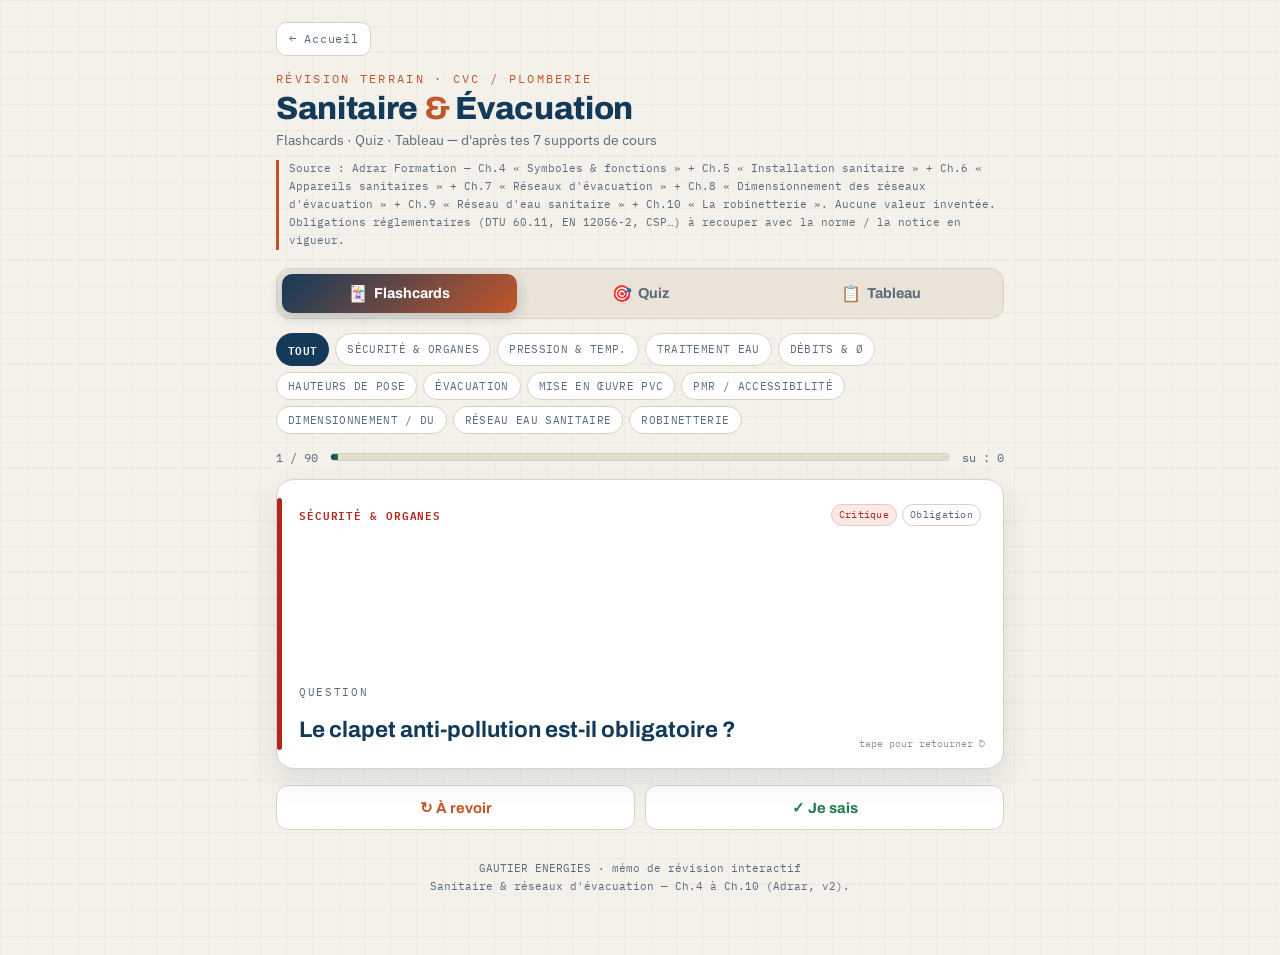
<file: revision_sanitaire_evacuation.html>
<!DOCTYPE html>
<html lang="fr">
<head>
<meta charset="UTF-8">
<meta name="viewport" content="width=device-width, initial-scale=1.0">
<title>Fiche révision — Sanitaire & Évacuation</title>
<link rel="preconnect" href="https://fonts.googleapis.com">
<link rel="preconnect" href="https://fonts.gstatic.com" crossorigin>
<link href="https://fonts.googleapis.com/css2?family=Archivo:wght@600;700;800&family=IBM+Plex+Mono:wght@500;600&family=IBM+Plex+Sans:wght@400;500;600&display=swap" rel="stylesheet">
<style>
  :root{
    --bg:#f4f1ea; --bg2:#ffffff; --panel:#ffffff; --line:#d9d3c6;
    --txt:#0f1f33; --muted:#5b6b7d;
    --navy:#143a5a; --navy2:#1d5a86; --accent:#c2562b; --green:#1f7a4d;
    /* domaines */
    --d-secu:#b3261e; --d-press:#c2562b; --d-eau:#0f6f63; --d-debit:#1f4f8b;
    --d-haut:#1d5a86; --d-evac:#1f7a4d; --d-pvc:#7a4d8c; --d-pmr:#9a6700;
  }
  *{box-sizing:border-box;margin:0;padding:0}
  body{
    font-family:"IBM Plex Sans",sans-serif;background:var(--bg);color:var(--txt);
    line-height:1.5;-webkit-font-smoothing:antialiased;min-height:100vh;
    background-image:
      linear-gradient(rgba(20,58,90,.035) 1px,transparent 1px),
      linear-gradient(90deg,rgba(20,58,90,.035) 1px,transparent 1px);
    background-size:26px 26px;
  }
  .wrap{max-width:760px;margin:0 auto;padding:22px 16px 60px}

  header{margin-bottom:18px}
  .kicker{font-family:"IBM Plex Mono",monospace;font-size:.72rem;letter-spacing:.2em;color:var(--accent);text-transform:uppercase}
  h1{font-family:"Archivo",sans-serif;font-weight:800;font-size:2rem;line-height:1.05;letter-spacing:-.01em;margin:.15em 0 .1em;color:var(--navy)}
  h1 .amp{color:var(--accent)}
  .sub{color:var(--muted);font-size:.9rem}
  .src-note{margin-top:10px;font-family:"IBM Plex Mono",monospace;font-size:.7rem;color:var(--muted);border-left:3px solid var(--accent);padding-left:10px;line-height:1.6}

  .tabs{display:flex;gap:6px;margin:18px 0 14px;background:#e9e3d8;padding:5px;border-radius:14px;border:1px solid var(--line)}
  .tab{flex:1;border:0;background:transparent;color:var(--muted);font-family:"Archivo",sans-serif;font-weight:700;font-size:.9rem;padding:10px 6px;border-radius:10px;cursor:pointer;transition:.18s;display:flex;align-items:center;justify-content:center;gap:6px}
  .tab.active{background:linear-gradient(135deg,var(--navy),var(--accent));color:#fff;box-shadow:0 4px 14px rgba(20,58,90,.22)}
  .tab .ic{font-size:1rem}

  .filters{display:flex;flex-wrap:wrap;gap:6px;margin-bottom:14px}
  .chip{font-family:"IBM Plex Mono",monospace;font-size:.7rem;letter-spacing:.03em;padding:6px 11px;border-radius:20px;border:1px solid var(--line);background:#fff;color:var(--muted);cursor:pointer;transition:.15s;text-transform:uppercase}
  .chip.on{color:#fff;font-weight:600;border-color:transparent}
  .chip[data-d="all"].on{background:var(--navy)}

  .progress{display:flex;align-items:center;gap:12px;margin-bottom:12px;font-family:"IBM Plex Mono",monospace;font-size:.78rem;color:var(--muted)}
  .bar{flex:1;height:8px;background:#e3ddd0;border-radius:6px;overflow:hidden;border:1px solid var(--line)}
  .bar > i{display:block;height:100%;width:0;background:linear-gradient(90deg,var(--navy),var(--green));transition:.3s}

  .scene{perspective:1400px;margin-bottom:16px}
  .card{position:relative;width:100%;min-height:290px;transform-style:preserve-3d;transition:transform .55s cubic-bezier(.4,.2,.2,1);cursor:pointer}
  .card.flipped{transform:rotateY(180deg)}
  .face{position:absolute;inset:0;backface-visibility:hidden;border-radius:18px;border:1px solid var(--line);padding:24px 22px;display:flex;flex-direction:column;background:var(--panel);box-shadow:0 12px 30px rgba(20,40,70,.10)}
  .face.back{transform:rotateY(180deg);background:linear-gradient(160deg,#fbf9f4,#f1ece2)}
  .face::before{content:"";position:absolute;left:0;top:18px;bottom:18px;width:5px;border-radius:5px;background:var(--dcol,var(--accent))}
  .meta{display:flex;justify-content:space-between;align-items:center;gap:8px;margin-bottom:auto}
  .dom{font-family:"IBM Plex Mono",monospace;font-size:.7rem;letter-spacing:.08em;text-transform:uppercase;color:var(--dcol,var(--accent));font-weight:600}
  .badges{display:flex;gap:5px;flex-wrap:wrap;justify-content:flex-end}
  .b{font-family:"IBM Plex Mono",monospace;font-size:.62rem;padding:3px 7px;border-radius:20px;border:1px solid var(--line);color:var(--muted);letter-spacing:.03em}
  .b.crit{background:#fbe9e7;color:#b3261e;border-color:#f0c4bf}
  .b.eleve{background:#fdf3df;color:#9a6700;border-color:#ecdcad}
  .q-label,.a-label{font-family:"IBM Plex Mono",monospace;font-size:.66rem;letter-spacing:.16em;text-transform:uppercase;color:var(--muted);margin-bottom:8px}
  .q-txt{font-family:"Archivo",sans-serif;font-weight:700;font-size:1.4rem;line-height:1.18;margin-top:8px;color:var(--navy)}
  .a-txt{font-size:1.12rem;font-weight:500;line-height:1.4;margin-top:8px}
  .a-txt b{color:var(--navy);font-family:"IBM Plex Mono",monospace;font-weight:600}
  .src{margin-top:auto;font-family:"IBM Plex Mono",monospace;font-size:.66rem;color:var(--muted);padding-top:14px}
  .flip-hint{position:absolute;bottom:16px;right:18px;font-family:"IBM Plex Mono",monospace;font-size:.62rem;color:var(--muted);opacity:.7}

  .nav{display:flex;gap:10px}
  .nav button{flex:1;border:1.5px solid var(--line);background:#fff;color:var(--txt);font-family:"Archivo",sans-serif;font-weight:700;font-size:.92rem;padding:13px;border-radius:12px;cursor:pointer;transition:.15s}
  .nav button:hover{border-color:var(--navy)}
  .nav button.know{color:var(--green)}
  .nav button.know:hover{border-color:var(--green)}
  .nav button.review{color:var(--accent)}
  .nav button.review:hover{border-color:var(--accent)}
  .nav button:active{transform:translateY(1px)}

  .quiz-head{display:flex;justify-content:space-between;align-items:center;margin-bottom:14px;font-family:"IBM Plex Mono",monospace;font-size:.8rem;color:var(--muted)}
  .score{color:var(--accent);font-weight:600}
  .quiz-card{background:var(--panel);border:1px solid var(--line);border-radius:18px;padding:24px 22px;box-shadow:0 12px 30px rgba(20,40,70,.10)}
  .quiz-card .dom{margin-bottom:14px}
  .quiz-q{font-family:"Archivo",sans-serif;font-weight:700;font-size:1.32rem;line-height:1.2;margin-bottom:20px;color:var(--navy)}
  .opts{display:flex;flex-direction:column;gap:10px}
  .opt{text-align:left;border:1.5px solid var(--line);background:#fff;color:var(--txt);font-family:"IBM Plex Sans",sans-serif;font-size:1.02rem;padding:14px 16px;border-radius:12px;cursor:pointer;transition:.15s;display:flex;gap:10px;align-items:center}
  .opt:hover:not(.locked){border-color:var(--navy);transform:translateX(3px)}
  .opt .k{font-family:"IBM Plex Mono",monospace;font-size:.8rem;color:var(--muted);border:1px solid var(--line);border-radius:6px;width:24px;height:24px;display:flex;align-items:center;justify-content:center;flex:none}
  .opt.good{border-color:var(--green);background:#e3f3ea}
  .opt.good .k{border-color:var(--green);color:var(--green)}
  .opt.bad{border-color:var(--d-secu);background:#fbe9e7}
  .opt.bad .k{border-color:var(--d-secu);color:var(--d-secu)}
  .expl{margin-top:16px;font-size:.92rem;color:var(--muted);border-left:3px solid var(--accent);padding:8px 0 8px 12px;display:none}
  .expl.show{display:block}
  .qbtn{margin-top:18px;width:100%;border:0;background:linear-gradient(135deg,var(--navy),var(--accent));color:#fff;font-family:"Archivo",sans-serif;font-weight:800;font-size:1rem;padding:14px;border-radius:12px;cursor:pointer;transition:.15s}
  .qbtn:active{transform:translateY(1px)}
  .qbtn[disabled]{opacity:.45;cursor:not-allowed}

  .result{text-align:center;background:var(--panel);border:1px solid var(--line);border-radius:18px;padding:38px 24px;box-shadow:0 12px 30px rgba(20,40,70,.10)}
  .result .big{font-family:"Archivo",sans-serif;font-weight:800;font-size:3.4rem;line-height:1;color:var(--accent)}
  .result .lbl{color:var(--muted);font-family:"IBM Plex Mono",monospace;font-size:.78rem;letter-spacing:.12em;text-transform:uppercase;margin:8px 0 4px}
  .result .verdict{font-family:"Archivo",sans-serif;font-weight:700;font-size:1.25rem;margin:14px 0 22px;color:var(--navy)}

  .search{width:100%;background:#fff;border:1.5px solid var(--line);border-radius:12px;color:var(--txt);font-family:"IBM Plex Sans",sans-serif;font-size:.95rem;padding:12px 14px;margin-bottom:14px}
  .search::placeholder{color:var(--muted)}
  .row{background:var(--panel);border:1px solid var(--line);border-left:5px solid var(--dcol,var(--accent));border-radius:12px;padding:13px 15px;margin-bottom:9px}
  .row .top{display:flex;justify-content:space-between;align-items:center;gap:8px;margin-bottom:5px}
  .row .el{font-weight:600;font-size:.97rem;color:var(--navy)}
  .row .val{font-family:"IBM Plex Mono",monospace;color:var(--accent);font-weight:600;font-size:.92rem;margin:2px 0 5px}
  .row .foot{display:flex;justify-content:space-between;gap:8px;font-family:"IBM Plex Mono",monospace;font-size:.66rem;color:var(--muted)}
  .empty{text-align:center;color:var(--muted);padding:30px;font-family:"IBM Plex Mono",monospace;font-size:.85rem}

  .footer{margin-top:30px;text-align:center;font-family:"IBM Plex Mono",monospace;font-size:.66rem;color:var(--muted);line-height:1.7}
  .hide{display:none!important}
</style>
</head>
<body>
<div class="wrap">
  <a href="index.html" style="display:inline-flex;align-items:center;gap:6px;text-decoration:none;font-family:'IBM Plex Mono',monospace;font-size:.74rem;letter-spacing:.06em;color:#5b6b7d;border:1px solid #d9d3c6;background:#fff;border-radius:10px;padding:7px 12px;margin-bottom:14px">← Accueil</a>
  <header>
    <div class="kicker">Révision terrain · CVC / Plomberie</div>
    <h1>Sanitaire <span class="amp">&amp;</span> Évacuation</h1>
    <div class="sub">Flashcards · Quiz · Tableau — d'après tes 7 supports de cours</div>
    <div class="src-note">Source : Adrar Formation — Ch.4 « Symboles & fonctions » + Ch.5 « Installation sanitaire » + Ch.6 « Appareils sanitaires » + Ch.7 « Réseaux d'évacuation » + Ch.8 « Dimensionnement des réseaux d'évacuation » + Ch.9 « Réseau d'eau sanitaire » + Ch.10 « La robinetterie ». Aucune valeur inventée. Obligations réglementaires (DTU 60.11, EN 12056-2, CSP…) à recouper avec la norme / la notice en vigueur.</div>
  </header>

  <div class="tabs">
    <button class="tab active" data-view="cards"><span class="ic">🃏</span> Flashcards</button>
    <button class="tab" data-view="quiz"><span class="ic">🎯</span> Quiz</button>
    <button class="tab" data-view="table"><span class="ic">📋</span> Tableau</button>
  </div>

  <div class="filters" id="filters"></div>

  <!-- FLASHCARDS -->
  <section id="view-cards">
    <div class="progress">
      <span id="cardCount">1 / 1</span>
      <div class="bar"><i id="cardBar"></i></div>
      <span id="knownCount">su : 0</span>
    </div>
    <div class="scene">
      <div class="card" id="card" onclick="flip()">
        <div class="face front">
          <div class="meta"><span class="dom" id="fDom">—</span><div class="badges" id="fBadges"></div></div>
          <div class="q-label">Question</div>
          <div class="q-txt" id="fQ">—</div>
          <div class="flip-hint">tape pour retourner ↻</div>
        </div>
        <div class="face back">
          <div class="meta"><span class="dom" id="bDom">—</span></div>
          <div class="a-label">Réponse</div>
          <div class="a-txt" id="fA">—</div>
          <div class="src" id="fSrc">—</div>
        </div>
      </div>
    </div>
    <div class="nav">
      <button class="review" onclick="mark(false)">↻ À revoir</button>
      <button class="know" onclick="mark(true)">✓ Je sais</button>
    </div>
  </section>

  <!-- QUIZ -->
  <section id="view-quiz" class="hide">
    <div id="quizPlay">
      <div class="quiz-head">
        <span id="qProgress">Question 1 / 1</span>
        <span><span class="score" id="qScore">0 pts</span> · <span class="streak" id="qStreak">série 0🔥</span></span>
      </div>
      <div class="quiz-card">
        <div class="dom" id="qDom">—</div>
        <div class="quiz-q" id="qQ">—</div>
        <div class="opts" id="qOpts"></div>
        <div class="expl" id="qExpl"></div>
      </div>
      <button class="qbtn" id="qNext" onclick="nextQuiz()" disabled>Valider une réponse</button>
    </div>
    <div id="quizResult" class="hide">
      <div class="result">
        <div class="lbl">Score final</div>
        <div class="big" id="rBig">0%</div>
        <div class="verdict" id="rVerdict">—</div>
        <button class="qbtn" onclick="startQuiz()">↻ Rejouer le quiz</button>
      </div>
    </div>
  </section>

  <!-- TABLE -->
  <section id="view-table" class="hide">
    <input class="search" id="search" placeholder="Rechercher (ex : baignoire, garde d'eau, 110, PVC, pente…)" oninput="renderTable()">
    <div id="tableRows"></div>
  </section>

  <div class="footer">
    GAUTIER ENERGIES · mémo de révision interactif<br>
    Sanitaire & réseaux d'évacuation — Ch.4 à Ch.10 (Adrar, v2).
  </div>
</div>

<script>
/* ---------- DONNÉES (uniquement issues des 4 documents) ---------- */
const DOMS = {
  secu:{label:"Sécurité & organes",col:"--d-secu"},
  press:{label:"Pression & temp.",col:"--d-press"},
  eau:{label:"Traitement eau",col:"--d-eau"},
  debit:{label:"Débits & Ø",col:"--d-debit"},
  haut:{label:"Hauteurs de pose",col:"--d-haut"},
  evac:{label:"Évacuation",col:"--d-evac"},
  pvc:{label:"Mise en œuvre PVC",col:"--d-pvc"},
  pmr:{label:"PMR / accessibilité",col:"--d-pmr"},
  dim:{label:"Dimensionnement / DU",col:"--d-debit"},
  eausan:{label:"Réseau eau sanitaire",col:"--d-eau"},
  robin:{label:"Robinetterie",col:"--d-pvc"}
};

const CARDS = [
  // SÉCURITÉ & ORGANES
  {d:"secu",q:"Le clapet anti-pollution est-il obligatoire ?",a:"<b>Oui</b>, en début d'alimentation (après compteur en privatif). Empêche le retour d'eau polluée vers le réseau de ville.",t:"O",i:"crit",s:"Ch.4 p.4 · Ch.5 p.9"},
  {d:"secu",q:"Quand le groupe de sécurité est-il obligatoire ?",a:"Sur tout appareil qui <b>chauffe ou stocke l'ECS</b>. Raccordé à une évacuation (il goutte à la chauffe = normal).",t:"O",i:"crit",s:"Ch.4 p.5"},
  {d:"secu",q:"À quelle pression s'ouvre la soupape du groupe de sécurité ?",a:"<b>> 7 bar</b>",t:"C",i:"eleve",s:"Ch.4 p.5"},
  {d:"secu",q:"Quand le mitigeur / limiteur de température est-il obligatoire ?",a:"Sur toute <b>installation neuve à accumulation</b> (stockage ECS). Limite les brûlures.",t:"O",i:"crit",s:"Ch.4 p.6"},
  {d:"secu",q:"Où la vanne d'arrêt est-elle obligatoire sur un ballon ?",a:"<b>En bas du ballon</b>, et la bouchonner pour éviter une ouverture accidentelle.",t:"O",i:"eleve",s:"Ch.4 p.9"},
  {d:"secu",q:"Où se place le réducteur de pression ?",a:"<b>Après le compteur ET après le clapet anti-pollution</b>, sens de la flèche. Posé à l'envers = plus d'eau.",t:"R",i:"eleve",s:"Ch.5 p.11"},
  {d:"secu",q:"Compteurs divisionnaires obligatoires en copropriété depuis quand ?",a:"Permis de construire déposé <b>à partir du 1er nov. 2007</b> (à recouper).",t:"O",i:"eleve",s:"Ch.5 p.7"},

  // PRESSION & TEMPÉRATURE
  {d:"press",q:"Pression minimale d'usage obligatoire ?",a:"<b>1 bar</b> minimum au point d'usage.",t:"O",i:"crit",s:"Ch.4 p.5"},
  {d:"press",q:"Pression conseillée pour une maison particulière ?",a:"<b>3 bar</b>",t:"R",i:"eleve",s:"Ch.4 p.9"},
  {d:"press",q:"Pression du réseau à l'arrivée chez l'abonné ?",a:"<b>6 ou 7 bar</b> (exemple, à mesurer au manomètre).",t:"Ex",i:"moy",s:"Ch.4 p.5"},
  {d:"press",q:"Température maximale ECS aux points de puisage ?",a:"<b>50 °C</b> pièces de toilette · <b>60 °C</b> autres pièces (texte 2005, à recouper).",t:"O",i:"crit",s:"Ch.4 p.7"},
  {d:"press",q:"La membrane d'un mécanisme de chasse est sensible au-delà de ?",a:"<b>3 bar</b> (et au calcaire).",t:"C",i:"moy",s:"Ch.6 p.20"},

  // TRAITEMENT EAU
  {d:"eau",q:"À partir de quel TH une eau est-elle dite calcaire (dure) ?",a:"<b>TH > 15 °f</b>",t:"C",i:"eleve",s:"Ch.5 p.24"},
  {d:"eau",q:"À quoi correspond 1 °f de dureté ?",a:"<b>4 mg de calcium</b> ou <b>2,4 mg de magnésium</b> par litre.",t:"C",i:"moy",s:"Ch.5 p.24"},
  {d:"eau",q:"Perte de rendement pour 1 mm de calcaire sur un serpentin ?",a:"<b>−10 %</b> (jusqu'à <b>−50 %</b> pour 12 mm).",t:"C",i:"eleve",s:"Ch.5 p.21"},
  {d:"eau",q:"Durée d'une régénération d'adoucisseur ?",a:"<b>1 à 2 heures</b> selon le modèle.",t:"C",i:"moy",s:"Ch.5 p.28"},

  // DÉBITS & Ø
  {d:"debit",q:"Débit et évacuation d'une baignoire ?",a:"<b>0,35 l/s</b> (21 l/min) · alim 16×1 · <b>évac 40</b>",t:"C",i:"eleve",s:"Ch.6 p.3"},
  {d:"debit",q:"Débit et évacuation d'une douche ?",a:"<b>0,25 l/s</b> (15 l/min) · alim 14×1 · <b>évac 40</b>",t:"C",i:"moy",s:"Ch.6 p.3"},
  {d:"debit",q:"Débit et évacuation d'un lavabo ?",a:"<b>0,10 l/s</b> (6 l/min) · alim 12×1 · <b>évac 32</b>",t:"C",i:"moy",s:"Ch.6 p.3"},
  {d:"debit",q:"Débit d'un WC à robinet (chasse directe) ?",a:"<b>1,50 l/s</b> (90 l/min) · alim 28×1 · évac 100 — le plus gourmand.",t:"C",i:"eleve",s:"Ch.6 p.3"},
  {d:"debit",q:"Évacuation d'un WC (réservoir ou chasse directe) ?",a:"Toujours <b>Ø 100</b>",t:"C",i:"crit",s:"Ch.6 p.3"},
  {d:"debit",q:"Quel appareil s'alimente en 10×1 ?",a:"Le <b>lave-mains</b> (seul cas) · évac 32",t:"C",i:"moy",s:"Ch.6 p.3"},

  // HAUTEURS DE POSE
  {d:"haut",q:"Hauteur de pose d'un lavabo ?",a:"<b>88 cm</b> · cuivre 12/1, PER 12/1, évac 32",t:"C",i:"eleve",s:"Ch.6 p.9"},
  {d:"haut",q:"Hauteur de pose d'un évier / bac à laver ?",a:"<b>90 cm</b> · cuivre 14/1, PER 16/1,5, évac 40",t:"C",i:"eleve",s:"Ch.6 p.9-10"},
  {d:"haut",q:"Hauteur de pose d'une baignoire ?",a:"<b>55 cm</b> · cuivre <b>18/1</b> (la seule), PER 16/1,5, évac 40",t:"C",i:"eleve",s:"Ch.6 p.14"},
  {d:"haut",q:"Hauteur de la robinetterie de douche ?",a:"<b>110 cm</b> du fond du bac.",t:"R",i:"eleve",s:"Ch.6 p.10"},
  {d:"haut",q:"Hauteur de pose d'un WC au sol / d'un bâti-support ?",a:"WC <b>39 cm</b> · bâti-support <b>40 cm</b> (trait repère à 1 m) · évac 100",t:"C",i:"eleve",s:"Ch.6 p.22-23"},
  {d:"haut",q:"Hauteur de pose d'un urinoir (adulte) ?",a:"<b>70 cm</b> (enfants 40 à 60 cm) · évac 32",t:"C",i:"moy",s:"Ch.6 p.26"},
  {d:"haut",q:"Combien de joints silicone sur une douche à l'italienne ?",a:"<b>3 joints silicone impératifs</b> · joint mini 5 mm.",t:"R",i:"eleve",s:"Ch.6 p.11-12"},

  // ÉVACUATION
  {d:"evac",q:"Garde d'eau d'un siphon ?",a:"<b>5 cm (50 mm)</b> permanente. Le désiphonnage la vide.",t:"O",i:"crit",s:"Ch.7 p.4"},
  {d:"evac",q:"Peut-on mélanger eaux usées et eaux pluviales ?",a:"<b>Interdit</b> (et réciproquement).",t:"O",i:"crit",s:"Ch.7 p.4"},
  {d:"evac",q:"Diamètre de la ventilation primaire par rapport à la descente ?",a:"Section <b>≥ celle de la descente</b>, Ø <b>constant</b> sur la colonne.",t:"R",i:"eleve",s:"Ch.7 p.4-11"},
  {d:"evac",q:"Pente d'un collecteur principal ?",a:"<b>1 à 5 %</b>, recommandée <b>2 % (2 cm/m)</b>.",t:"R",i:"eleve",s:"Ch.7 p.9"},
  {d:"evac",q:"Angle des embranchements sur collecteur ?",a:"<b>45° uniquement</b> (culottes, angle doux = anti-bouchage).",t:"R",i:"eleve",s:"Ch.7 p.9"},
  {d:"evac",q:"Diamètre PVC d'un collecteur de WC à chasse directe ?",a:"<b>mini 80 mm · PVC Ø100</b>",t:"R",i:"eleve",s:"Ch.7 p.13"},
  {d:"evac",q:"Diamètre PVC d'un collecteur de baignoire ?",a:"<b>L ≤ 1 m : 33 mm / Ø40</b> · <b>L ≥ 1 m : 38 mm / Ø50</b>",t:"R",i:"moy",s:"Ch.7 p.13"},
  {d:"evac",q:"Diamètre PVC d'un collecteur lavabo / bidet ?",a:"<b>mini 30 mm · PVC Ø32</b>",t:"R",i:"moy",s:"Ch.7 p.14"},
  {d:"evac",q:"Ø de ventilation primaire pour les WC ?",a:"<b>Ø min 90 / Ø réel 100</b>",t:"C",i:"moy",s:"Ch.7 p.11"},
  {d:"evac",q:"Le clapet anti-vide peut-il remplacer la ventilation primaire ?",a:"Oui sous conditions : 1 chute ventilée/maison · 1/groupe de 20 logts · combles ventilés < 20 logts.",t:"R",i:"moy",s:"Ch.7 p.12"},

  // MISE EN ŒUVRE PVC
  {d:"pvc",q:"Quel PVC est obligatoire en sanitaire ?",a:"Le <b>PVC compact (E)</b>. Le cellulaire (EL) est réservé aux eaux pluviales.",t:"O",i:"crit",s:"Ch.7 p.17"},
  {d:"pvc",q:"Longueur d'une barre de tube PVC ?",a:"<b>4 m</b> (avec/sans emboîture selon Ø).",t:"C",i:"moy",s:"Ch.7 p.17"},
  {d:"pvc",q:"Dilatation du PVC ?",a:"<b>0,7 mm par mètre pour 10 °C</b>.",t:"C",i:"eleve",s:"Ch.7 p.19"},
  {d:"pvc",q:"Espacement max des manchons de dilatation (horizontal) ?",a:"Dès le 1er mètre, au max <b>tous les 8 m</b> (entre 2 points fixes).",t:"O",i:"eleve",s:"Ch.7 p.19"},
  {d:"pvc",q:"Manchon de dilatation en chute verticale : où ?",a:"<b>À chaque niveau</b> (élément bloqué au plancher ou maintenu par piquage).",t:"O",i:"eleve",s:"Ch.7 p.20"},
  {d:"pvc",q:"Distance max entre 2 points fixes (PVC horizontal) ?",a:"<b>8 m</b> — tout doit pouvoir coulisser.",t:"R",i:"eleve",s:"Ch.7 p.22"},
  {d:"pvc",q:"Angle de chanfrein avant collage du PVC ?",a:"<b>15° sur l'extérieur</b> + ébavurage intérieur.",t:"R",i:"eleve",s:"Ch.7 p.23"},
  {d:"pvc",q:"Temps de séchage du collage avant mise en eau ?",a:"<b>24 heures</b> · à l'abri de la pluie · −5 à +30 °C · jamais bout à bout.",t:"R",i:"crit",s:"Ch.7 p.24"},
  {d:"pvc",q:"Espacement des colliers en vertical (PVC) ?",a:"<b>2,70 m</b> (tous Ø). Horizontal : 0,50 / 0,80 / 1,00 m selon Ø.",t:"C",i:"moy",s:"Ch.7 p.26"},
  {d:"pvc",q:"Distance mini d'un collier par rapport à un coude / té ?",a:"<b>≥ 20 cm</b>. Colliers isophoniques (pas d'« Atlas » bloquant).",t:"R",i:"eleve",s:"Ch.7 p.26"},
  {d:"pvc",q:"Quel PVC pour cuisines / laveries collectives ?",a:"<b>PVC HTA marron</b> (haute temp.) — le PVC standard est interdit.",t:"O",i:"eleve",s:"Ch.7 p.23"},

  // PMR / ACCESSIBILITÉ
  {d:"pmr",q:"Proportion de sanitaires accessibles à prévoir ?",a:"<b>2 à 10 → 1 accessible</b> · <b>11 et + → 1 par tranche de 10</b>",t:"O",i:"eleve",s:"Ch.6 p.27"},
  {d:"pmr",q:"Position de l'axe d'une cuvette PMR ?",a:"<b>50 cm du fond</b> · <b>40 cm de la paroi latérale</b>",t:"O",i:"eleve",s:"Ch.6 p.27"},
  {d:"pmr",q:"Hauteur d'assise d'une cuvette accessible PMR ?",a:"<b>45 à 50 cm</b> abattant inclus (vs 39 cm standard).",t:"O",i:"crit",s:"Ch.6 p.27"},
  {d:"pmr",q:"Hauteur de la partie horizontale d'une barre d'appui PMR ?",a:"<b>70 à 80 cm</b> du sol (renforcer la structure).",t:"O",i:"eleve",s:"Ch.6 p.27"},
  {d:"pmr",q:"Vide inférieur d'un lavabo PMR ?",a:"<b>≥ 0,30 prof. × 0,60 larg. × 0,70 haut. (m)</b> · bas du miroir ≤ 1050 mm.",t:"O",i:"eleve",s:"Ch.6 p.28"},

  // ─── CH.8 · DIMENSIONNEMENT DES RÉSEAUX D'ÉVACUATION (NF DTU 60.11 P-2, 2013) ───
  {d:"dim",q:"Formule du débit probable des eaux usées ?",a:"<b>Qww = K × √(ΣDU)</b> · Qww en l/s · K = coef. de simultanéité · ΣDU = somme des unités de raccordement.",t:"C",i:"crit",s:"Ch.8 p.6"},
  {d:"dim",q:"Coefficient de simultanéité K — maison individuelle / bureau ?",a:"<b>K = 0,5</b> (usage irrégulier).",t:"C",i:"eleve",s:"Ch.8 p.7"},
  {d:"dim",q:"Coefficient K — collectif, hôpital, école, restaurant, hôtel ?",a:"<b>K = 0,7</b> (usage régulier).",t:"C",i:"eleve",s:"Ch.8 p.7"},
  {d:"dim",q:"Coefficient K — toilettes / douches publiques · laboratoire ?",a:"Public <b>K = 1</b> (usage fréquent) · laboratoire <b>K = 1,2</b> (usage spécial).",t:"C",i:"moy",s:"Ch.8 p.7"},
  {d:"dim",q:"DU (unité de raccordement) d'un WC à réservoir 6 ou 7,5 l ?",a:"<b>2,0 l/s</b> · WC 9 l = <b>2,5 l/s</b>.",t:"C",i:"eleve",s:"Ch.8 p.6 / p.10"},
  {d:"dim",q:"DU d'un lavabo / lave-mains / bidet ?",a:"<b>0,3 l/s</b>.",t:"C",i:"moy",s:"Ch.8 p.10"},
  {d:"dim",q:"DU d'un évier / baignoire / douche à bouchon ?",a:"<b>0,5 l/s</b> · douche à grille fixe <b>0,4 l/s</b>.",t:"C",i:"moy",s:"Ch.8 p.10"},
  {d:"dim",q:"DU lave-linge 6 kg / 12 kg · lave-vaisselle · bac à laver ?",a:"6 kg <b>0,5</b> · 12 kg <b>1,0</b> · lave-vaisselle <b>0,5</b> · bac à laver <b>0,8</b> (l/s).",t:"C",i:"moy",s:"Ch.8 p.6 / p.10"},
  {d:"dim",q:"Pente minimale d'un collecteur d'évacuation ?",a:"<b>1 %</b> mini. Diamètres tabulés prévus pour <b>1 à 3 cm/m</b>.",t:"O",i:"crit",s:"Ch.8 p.5"},
  {d:"dim",q:"Diamètre intérieur mini d'un branchement de vidange ?",a:"Au moins <b>égal au siphon</b> qu'il reçoit.",t:"O",i:"eleve",s:"Ch.8 p.5"},
  {d:"dim",q:"Sur quoi dimensionne-t-on un collecteur (débits admissibles) ?",a:"Selon <b>DN + pente (1 à 5 cm/m)</b>, à <b>remplissage 5/10ᵉ</b>.",t:"C",i:"moy",s:"Ch.8 p.11"},
  {d:"evac",q:"Système IV vs Système I (NF EN 12056-2) ?",a:"<b>Système IV</b> = colonnes de chute séparées (le plus courant) · <b>Système I</b> = chute unique.",t:"C",i:"moy",s:"Ch.8 p.8-9"},
  {d:"evac",q:"Diamètre de la ventilation primaire d'une colonne de chute ?",a:"Prolongée à l'air libre dans le <b>même diamètre</b>, au-dessus des locaux habités.",t:"O",i:"eleve",s:"Ch.8 p.8"},
  {d:"evac",q:"Ø de sortie après regroupement de plusieurs ventilations ?",a:"Le <b>Ø immédiatement supérieur</b> au plus grand Ø avant regroupement.",t:"R",i:"moy",s:"Ch.8 p.8"},
  {d:"evac",q:"Ø de raccordement PVC d'un WC à réservoir (selon DTU) ?",a:"WC 6/7,5 l : int. 73 mm → <b>PVC Ø80</b> · WC 9 l : 83 mm → <b>PVC Ø90/100</b>. (≠ règle de cours « toujours Ø100 » → à recouper)",t:"C",i:"eleve",s:"Ch.8 p.4"},

  // ─── CH.9 · LE RÉSEAU D'EAU SANITAIRE ───
  {d:"eausan",q:"Pente de pose des canalisations d'eau (alimentation) ?",a:"<b>2 mm/m</b> vers le point de purge ou le compteur (DTU). À NE PAS confondre avec la pente d'évacuation (≥ 1 %).",t:"O",i:"crit",s:"Ch.9 p.12"},
  {d:"eausan",q:"Pression de sortie d'un réducteur préréglé ?",a:"<b>3,5 bar</b> constants. Réducteurs réglables = pression au choix (avec/sans manomètre).",t:"F",i:"eleve",s:"Ch.9 p.8"},
  {d:"eausan",q:"Côté de pose eau chaude / eau froide sur la robinetterie ?",a:"<b>EC à gauche · EF à droite</b>.",t:"R",i:"eleve",s:"Ch.9 p.16"},
  {d:"eausan",q:"Conduites EC et EF superposées : laquelle au-dessus ?",a:"<b>L'eau chaude au-dessus</b> (évite la condensation).",t:"R",i:"moy",s:"Ch.9 p.16"},
  {d:"eausan",q:"Où interdit-on de faire passer une conduite d'eau sanitaire ?",a:"<b>Conduits de ventilation, cages d'ascenseur, évacuations EU, conduits de fumée</b>.",t:"O",i:"eleve",s:"Ch.9 p.16"},
  {d:"eausan",q:"Caractéristiques d'un collecteur (nourrice) sanitaire ?",a:"<b>DN20 ou DN25</b> · <b>3 à 10 sorties</b> en 15/21 mâle · raccords PER directs.",t:"C",i:"moy",s:"Ch.9 p.17"},
  {d:"eausan",q:"Hauteur de pose d'un collecteur (nourrice) ?",a:"<b>50 cm</b> (hauteur suffisante), fixé au mur, sorties rectilignes.",t:"R",i:"moy",s:"Ch.9 p.18"},
  {d:"eausan",q:"Diamètre d'un branchement de compteur (PEHD) ?",a:"<b>PEHD Ø25 ou Ø32</b>. Compteur en regard extérieur : liaison en <b>PER enterré</b>.",t:"C",i:"moy",s:"Ch.9 p.5 / p.12"},
  {d:"eausan",q:"Catégories de réseaux d'eau (RT1 à RT5) ?",a:"RT1 sanitaire/alimentaire · RT2 technique · RT3 incendie · RT4 arrosage · RT5 professionnel.",t:"C",i:"moy",s:"Ch.9 p.3-4"},
  {d:"eausan",q:"Adoucisseur : quelle eau doit rester non traitée ?",a:"Une <b>eau froide alimentaire non adoucie</b> doit rester disponible (R.1321-55/56 CSP).",t:"O",i:"eleve",s:"Ch.9 p.10"},
  {d:"secu",q:"Où piquer un robinet de puisage / arrosage ?",a:"<b>Avant</b> le réducteur de pression et l'adoucisseur · muni d'un robinet de purge propre.",t:"R",i:"moy",s:"Ch.9 p.12"},
  {d:"secu",q:"Les disconnecteurs sont obligatoires où ?",a:"À <b>chaque point à risque de pollution</b> (chaufferie, piscine, industrie, hôpital…). Types : CA, BA, HA, EA, EC, DA.",t:"O",i:"eleve",s:"Ch.9 p.8"},

  // ─── CH.10 · LA ROBINETTERIE ───
  {d:"robin",q:"Butée anti-brûlure d'un mitigeur thermostatique ?",a:"<b>38 °C</b> · coupe automatiquement l'eau chaude en cas de manque d'eau froide.",t:"C",i:"crit",s:"Ch.10 p.15"},
  {d:"robin",q:"À quoi sert une vanne ¼ de tour (boisseau sphérique) ?",a:"<b>Isolement (tout ou rien)</b> · <b>ne convient pas</b> à la régulation de débit.",t:"C",i:"eleve",s:"Ch.10 p.4"},
  {d:"robin",q:"Vanne à opercule : ouverte ou fermée ?",a:"<b>Dépassement de tige = ouverte</b> · pas de dépassement = fermée. Robinet d'isolement (pas de réglage de débit).",t:"C",i:"moy",s:"Ch.10 p.6"},
  {d:"robin",q:"Filetage et entraxe d'une robinetterie de douche murale ?",a:"<b>Filetage mâle 1/2''</b> · <b>entraxe 150 mm</b>.",t:"C",i:"eleve",s:"Ch.10 p.17"},
  {d:"robin",q:"Raccords d'une applique de machine à laver ?",a:"Arrivée EF <b>½ mâle</b> + <b>½ femelle</b> · robinet à soupape <b>½'' mâle</b> (applique) et <b>¾'' mâle</b> (flexible).",t:"C",i:"moy",s:"Ch.10 p.19-20"},
  {d:"robin",q:"Combien de trous dans une cartouche de mitigeur ?",a:"<b>3 trous</b> : EF, EC, sortie mitigée · étanchéité par joints toriques.",t:"C",i:"moy",s:"Ch.10 p.14"},
  {d:"robin",q:"Où placer un mitigeur collectif ?",a:"<b>Avant un ensemble d'appareils</b> (douches de vestiaire, lavabos…) · économie d'énergie + anti-brûlure.",t:"C",i:"moy",s:"Ch.10 p.22"},
  {d:"robin",q:"Combien gaspille une fuite de WC ?",a:"<b>220 m³/an</b> · goutte à goutte 35 · filet d'eau 550 (m³/an).",t:"C",i:"moy",s:"Ch.10 p.23"}
];

const QUIZ = [
  {d:"secu",q:"À quelle pression s'ouvre la soupape du groupe de sécurité ?",o:["3 bar","5 bar","7 bar","10 bar"],c:2,e:"> 7 bars. C'est aussi le seuil de pression à ne pas dépasser dans le ballon."},
  {d:"secu",q:"Le groupe de sécurité est obligatoire sur…",o:["Tout robinet","Tout appareil qui chauffe/stocke l'ECS","Les WC","Les évacuations"],c:1,e:"Obligatoire sur tout appareil qui chauffe ou stocke l'eau chaude sanitaire."},
  {d:"secu",q:"Où se place le réducteur de pression ?",o:["Avant le compteur","Après compteur et après clapet anti-pollution","Sur le ballon","En sortie d'ECS"],c:1,e:"Après le compteur et après le clapet anti-pollution. Posé à l'envers, plus d'eau."},
  {d:"press",q:"Pression minimale d'usage obligatoire ?",o:["0,5 bar","1 bar","2 bar","3 bar"],c:1,e:"1 bar minimum obligatoire. Conseillé en maison : 3 bars."},
  {d:"press",q:"Température max ECS dans une pièce de toilette ?",o:["45 °C","50 °C","60 °C","65 °C"],c:1,e:"50 °C en pièce de toilette, 60 °C dans les autres pièces (au point de puisage)."},
  {d:"eau",q:"Une eau est dite calcaire (dure) à partir de…",o:["TH > 5 °f","TH > 10 °f","TH > 15 °f","TH > 25 °f"],c:2,e:"TH > 15 °f = eau calcaire."},
  {d:"eau",q:"1 mm de calcaire sur un serpentin fait perdre…",o:["2 %","10 %","25 %","50 %"],c:1,e:"−10 % de rendement pour 1 mm ; jusqu'à −50 % pour 12 mm."},
  {d:"debit",q:"Débit d'une baignoire ?",o:["0,10 l/s","0,25 l/s","0,35 l/s","0,50 l/s"],c:2,e:"0,35 l/s (21 l/min). Douche = 0,25 ; lavabo = 0,10."},
  {d:"debit",q:"Évacuation d'un WC ?",o:["Ø 40","Ø 50","Ø 80","Ø 100"],c:3,e:"Toujours Ø 100, réservoir comme chasse directe."},
  {d:"debit",q:"Quel appareil s'alimente en 10×1 ?",o:["Lavabo","Lave-mains","Évier","Baignoire"],c:1,e:"Le lave-mains (seul cas). Lavabo 12×1, évier 14×1, baignoire 16×1."},
  {d:"haut",q:"Hauteur de pose d'un lavabo ?",o:["85 cm","88 cm","90 cm","110 cm"],c:1,e:"Lavabo 88 cm. Lave-main 85, évier/bac 90."},
  {d:"haut",q:"Hauteur de pose d'une baignoire ?",o:["39 cm","55 cm","85 cm","90 cm"],c:1,e:"55 cm, alimentée en cuivre 18/1 (la seule)."},
  {d:"haut",q:"Hauteur de la robinetterie de douche ?",o:["90 cm","100 cm","110 cm","120 cm"],c:2,e:"110 cm du fond du bac."},
  {d:"haut",q:"Hauteur de pose d'un WC standard (au sol) ?",o:["39 cm","45 cm","50 cm","55 cm"],c:0,e:"39 cm. Attention : 45-50 cm en PMR (abattant inclus)."},
  {d:"evac",q:"Garde d'eau d'un siphon ?",o:["3 cm","5 cm","8 cm","10 cm"],c:1,e:"5 cm (50 mm), permanente. Évite la remontée d'odeurs."},
  {d:"evac",q:"Pente recommandée d'un collecteur principal ?",o:["1 %","2 %","5 %","10 %"],c:1,e:"2 % (2 cm/m), dans une plage de 1 à 5 %."},
  {d:"evac",q:"Angle des embranchements sur un collecteur ?",o:["30°","45°","67°","90°"],c:1,e:"45° uniquement (angle doux, anti-bouchage)."},
  {d:"pvc",q:"Quel PVC est obligatoire en sanitaire ?",o:["Cellulaire (EL)","Compact (E)","HTA marron","PVC pression"],c:1,e:"PVC compact (E). Le cellulaire (EL) est réservé aux eaux pluviales."},
  {d:"pvc",q:"Dilatation du PVC ?",o:["0,3 mm/m/10°C","0,7 mm/m/10°C","1,5 mm/m/10°C","7 mm/m/10°C"],c:1,e:"0,7 mm par mètre pour 10 °C."},
  {d:"pvc",q:"Distance max entre 2 points fixes (PVC horizontal) ?",o:["3 m","4 m","8 m","15 m"],c:2,e:"8 m maximum. Manchon de dilatation dès le 1er mètre."},
  {d:"pvc",q:"Temps de séchage du collage avant mise en eau ?",o:["1 h","6 h","12 h","24 h"],c:3,e:"24 heures, à l'abri de la pluie, entre −5 et +30 °C."},
  {d:"pmr",q:"Hauteur d'assise d'une cuvette PMR ?",o:["39 cm","45-50 cm","55 cm","70 cm"],c:1,e:"45 à 50 cm abattant inclus (vs 39 cm standard)."},
  {d:"pmr",q:"Position de l'axe d'une cuvette PMR ?",o:["40 cm du fond","50 cm du fond / 40 cm paroi","60 cm du fond","30 cm de la paroi"],c:1,e:"Axe à 50 cm du fond et 40 cm de la paroi latérale."},
  {d:"dim",q:"Formule du débit probable des eaux usées ?",o:["Qww = K × ΣDU","Qww = K × √(ΣDU)","Qww = √(K × ΣDU)","Qww = ΣDU / K"],c:1,e:"Qww = K × √(ΣDU). K = coef. de simultanéité ; ΣDU = somme des unités de raccordement."},
  {d:"dim",q:"Coefficient de simultanéité K d'une maison individuelle ?",o:["0,5","0,7","1","1,2"],c:0,e:"0,5 (usage irrégulier). Collectif/hôtel 0,7 ; public 1 ; labo 1,2."},
  {d:"dim",q:"DU (unité de raccordement) d'un WC 6 litres ?",o:["0,5 l/s","1,0 l/s","2,0 l/s","2,5 l/s"],c:2,e:"2,0 l/s (WC 9 l = 2,5 l/s)."},
  {d:"dim",q:"Pente minimale d'un collecteur d'évacuation ?",o:["0,5 %","1 %","2 %","3 %"],c:1,e:"1 % mini (DTU 60.11). Diamètres tabulés prévus pour 1 à 3 cm/m."},
  {d:"eausan",q:"Pente de pose des canalisations d'eau (alimentation) ?",o:["2 mm/m","1 cm/m","2 cm/m","aucune"],c:0,e:"2 mm/m vers la purge / le compteur. NE PAS confondre avec l'évacuation (≥ 1 %)."},
  {d:"eausan",q:"Pression de sortie d'un réducteur préréglé ?",o:["1,5 bar","3 bar","3,5 bar","6 bar"],c:2,e:"3,5 bar constants (préréglé). Les réglables se choisissent."},
  {d:"eausan",q:"Côté de pose de l'eau chaude sur un mitigeur ?",o:["À droite","À gauche","Indifférent","Au centre"],c:1,e:"Eau chaude à gauche, eau froide à droite."},
  {d:"robin",q:"Butée anti-brûlure d'un mitigeur thermostatique ?",o:["32 °C","38 °C","43 °C","50 °C"],c:1,e:"38 °C. Coupe automatique de l'eau chaude en cas de manque d'eau froide."},
  {d:"robin",q:"Entraxe standard d'une robinetterie de douche murale ?",o:["100 mm","120 mm","150 mm","200 mm"],c:2,e:"150 mm (filetage mâle 1/2'')."},
  {d:"robin",q:"Une vanne à boisseau sphérique (¼ tour) sert à…",o:["Régler le débit","Isoler (tout ou rien)","Mesurer la pression","Réduire la pression"],c:1,e:"Isolement uniquement ; elle ne convient pas à la régulation de débit."}
];

/* ---------- ÉTAT ---------- */
let activeDom="all";
let view="cards";
let order=[], idx=0, flipped=false;
const known=new Set();
let quizList=[], qi=0, score=0, streak=0, maxStreak=0, locked=false;

/* ---------- FILTRES ---------- */
function buildFilters(){
  const f=document.getElementById("filters");
  let html=`<button class="chip on" data-d="all" onclick="setDom('all')">Tout</button>`;
  Object.entries(DOMS).forEach(([k,v])=>{
    html+=`<button class="chip" data-d="${k}" onclick="setDom('${k}')">${v.label}</button>`;
  });
  f.innerHTML=html;
}
function setDom(d){
  activeDom=d;
  const root=getComputedStyle(document.documentElement);
  document.querySelectorAll(".chip").forEach(ch=>{
    const on=ch.dataset.d===d;
    ch.classList.toggle("on",on);
    if(on && d!=="all"){const c=root.getPropertyValue(DOMS[d].col).trim();ch.style.background=c;ch.style.color="#fff";}
    else if(d!=="all"){ch.style.background="";ch.style.color="";}
  });
  if(view==="cards"){buildOrder();render();}
  if(view==="quiz"){startQuiz();}
  if(view==="table"){renderTable();}
}

/* ---------- VUES ---------- */
function show(v){
  view=v;
  document.querySelectorAll(".tab").forEach(t=>t.classList.toggle("active",t.dataset.view===v));
  document.getElementById("view-cards").classList.toggle("hide",v!=="cards");
  document.getElementById("view-quiz").classList.toggle("hide",v!=="quiz");
  document.getElementById("view-table").classList.toggle("hide",v!=="table");
  if(v==="cards"){buildOrder();render();}
  if(v==="quiz"){startQuiz();}
  if(v==="table"){renderTable();}
}
document.querySelectorAll(".tab").forEach(t=>t.addEventListener("click",()=>show(t.dataset.view)));

/* ---------- FLASHCARDS ---------- */
function pool(){return CARDS.filter(c=>activeDom==="all"||c.d===activeDom);}
function buildOrder(){order=pool().map((_,i)=>i);idx=0;flipped=false;}
function render(){
  const list=pool();
  if(!list.length)return;
  if(idx>=list.length)idx=0;
  const c=list[idx];
  const root=getComputedStyle(document.documentElement);
  const col=root.getPropertyValue(DOMS[c.d].col).trim();
  document.getElementById("card").classList.remove("flipped");flipped=false;
  document.getElementById("card").style.setProperty("--dcol",col);
  document.getElementById("fDom").textContent=DOMS[c.d].label;
  document.getElementById("bDom").textContent=DOMS[c.d].label;
  document.getElementById("fDom").style.color=col;
  document.getElementById("bDom").style.color=col;
  document.getElementById("fQ").textContent=c.q;
  document.getElementById("fA").innerHTML=c.a;
  document.getElementById("fSrc").textContent=c.s;
  const tlabel={O:"Obligation",R:"Reco",Ex:"Exemple",F:"Fabricant",C:"Cours"}[c.t]||c.t;
  const ilabel={crit:"Critique",eleve:"Élevée",moy:"Moyenne"}[c.i];
  document.getElementById("fBadges").innerHTML=
    `<span class="b ${c.i==='crit'?'crit':c.i==='eleve'?'eleve':''}">${ilabel}</span>`+
    `<span class="b">${tlabel}</span>`;
  document.getElementById("cardCount").textContent=`${idx+1} / ${list.length}`;
  document.getElementById("cardBar").style.width=((idx+1)/list.length*100)+"%";
  document.getElementById("knownCount").textContent="su : "+known.size;
}
function flip(){flipped=!flipped;document.getElementById("card").classList.toggle("flipped",flipped);}
function mark(ok){
  const list=pool();
  const c=list[idx];
  const gi=CARDS.indexOf(c);
  if(ok)known.add(gi);else known.delete(gi);
  idx=(idx+1)%list.length;
  render();
}

/* ---------- QUIZ ---------- */
function shuffle(a){for(let i=a.length-1;i>0;i--){const j=Math.floor(Math.random()*(i+1));[a[i],a[j]]=[a[j],a[i]];}return a;}
function startQuiz(){
  quizList=shuffle(QUIZ.filter(q=>activeDom==="all"||q.d===activeDom).slice());
  qi=0;score=0;streak=0;maxStreak=0;locked=false;
  document.getElementById("quizResult").classList.add("hide");
  document.getElementById("quizPlay").classList.remove("hide");
  renderQuiz();
}
function renderQuiz(){
  if(!quizList.length){
    document.getElementById("qQ").textContent="Aucune question pour ce filtre.";
    document.getElementById("qOpts").innerHTML="";
    document.getElementById("qDom").textContent="—";
    document.getElementById("qNext").disabled=true;
    return;
  }
  locked=false;
  const q=quizList[qi];
  const root=getComputedStyle(document.documentElement);
  const col=root.getPropertyValue(DOMS[q.d].col).trim();
  document.getElementById("qDom").textContent=DOMS[q.d].label;
  document.getElementById("qDom").style.color=col;
  document.getElementById("qQ").textContent=q.q;
  document.getElementById("qProgress").textContent=`Question ${qi+1} / ${quizList.length}`;
  document.getElementById("qScore").textContent=score+" pts";
  document.getElementById("qStreak").textContent=`série ${streak}🔥`;
  const keys=["A","B","C","D"];
  document.getElementById("qOpts").innerHTML=q.o.map((o,i)=>
    `<button class="opt" data-i="${i}" onclick="answer(${i})"><span class="k">${keys[i]}</span>${o}</button>`).join("");
  const ex=document.getElementById("qExpl");ex.className="expl";ex.textContent="";
  document.getElementById("qNext").disabled=true;
  document.getElementById("qNext").textContent="Valider une réponse";
}
function answer(i){
  if(locked)return;locked=true;
  const q=quizList[qi];
  document.querySelectorAll(".opt").forEach(b=>{
    b.classList.add("locked");
    const bi=+b.dataset.i;
    if(bi===q.c)b.classList.add("good");
    else if(bi===i)b.classList.add("bad");
  });
  if(i===q.c){score+=10;streak++;maxStreak=Math.max(maxStreak,streak);}
  else{streak=0;}
  document.getElementById("qScore").textContent=score+" pts";
  document.getElementById("qStreak").textContent=`série ${streak}🔥`;
  const ex=document.getElementById("qExpl");ex.textContent=q.e;ex.classList.add("show");
  const btn=document.getElementById("qNext");btn.disabled=false;
  btn.textContent=(qi+1<quizList.length)?"Question suivante →":"Voir le résultat";
}
function nextQuiz(){
  if(qi+1<quizList.length){qi++;renderQuiz();}
  else{showResult();}
}
function showResult(){
  document.getElementById("quizPlay").classList.add("hide");
  document.getElementById("quizResult").classList.remove("hide");
  const pct=Math.round(score/(quizList.length*10)*100);
  document.getElementById("rBig").textContent=pct+"%";
  let v;
  if(pct===100)v="Sans faute. Tu peux poser sur chantier 🔧";
  else if(pct>=80)v="Solide. Quelques valeurs à revoir.";
  else if(pct>=50)v="Ça vient. Refais un tour de flashcards.";
  else v="À retravailler — passe en mode Flashcards.";
  document.getElementById("rVerdict").textContent=v+`  (série max : ${maxStreak})`;
}

/* ---------- TABLEAU ---------- */
function renderTable(){
  const term=document.getElementById("search").value.toLowerCase().trim();
  const root=getComputedStyle(document.documentElement);
  const list=CARDS.filter(c=>{
    if(activeDom!=="all"&&c.d!==activeDom)return false;
    if(!term)return true;
    const blob=(c.q+" "+c.a+" "+DOMS[c.d].label+" "+c.s).toLowerCase();
    return blob.includes(term);
  });
  const box=document.getElementById("tableRows");
  if(!list.length){box.innerHTML=`<div class="empty">Aucun résultat.</div>`;return;}
  const tlabel={O:"Obligation",R:"Reco",Ex:"Exemple",F:"Fabricant",C:"Cours"};
  const ilabel={crit:"Critique",eleve:"Élevée",moy:"Moyenne"};
  box.innerHTML=list.map(c=>{
    const col=root.getPropertyValue(DOMS[c.d].col).trim();
    return `<div class="row" style="--dcol:${col}">
      <div class="top"><span class="el">${c.q.replace(/\?$/,'')}</span>
      <span class="b ${c.i==='crit'?'crit':c.i==='eleve'?'eleve':''}">${ilabel[c.i]}</span></div>
      <div class="val">${c.a}</div>
      <div class="foot"><span>${DOMS[c.d].label} · ${tlabel[c.t]}</span><span>${c.s}</span></div>
    </div>`;
  }).join("");
}

/* ---------- INIT ---------- */
buildFilters();
buildOrder();
render();
</script>

<!-- UI/UX uniquement : retour accueil + suivi de progression + module suivant -->
<script>
(function(){
  var ORDER = ['revision_tuyaux_soudure.html','revision_sanitaire_evacuation.html','revision_cvc_complet.html'];
  var LABELS = {
    'revision_tuyaux_soudure.html':'Tuyaux & Soudure',
    'revision_sanitaire_evacuation.html':'Sanitaire & \u00c9vacuation',
    'revision_cvc_complet.html':'CVC \u2014 ECS, VMC, Solaire'
  };
  var MODULE = location.pathname.split('/').pop() || 'index.html';
  var KEY = 'ticcser_progress';
  function load(){ try{ return JSON.parse(localStorage.getItem(KEY)) || {}; }catch(e){ return {}; } }
  function save(d){ try{ localStorage.setItem(KEY, JSON.stringify(d)); }catch(e){} }

  // module ouvert = "commenc\u00e9" + dernier consult\u00e9
  var d = load();
  d[MODULE] = d[MODULE] || {};
  d[MODULE].visited = true;
  save(d);
  try{ localStorage.setItem('ticcser_last', MODULE); }catch(e){}

  // bouton "Module suivant" inject\u00e9 dans l'\u00e9cran de r\u00e9sultat (ou retour accueil si dernier)
  var result = document.querySelector('#quizResult .result');
  if (result){
    var i = ORDER.indexOf(MODULE);
    var nextId = (i > -1 && i < ORDER.length - 1) ? ORDER[i+1] : null;
    var a = document.createElement('a');
    a.style.cssText = 'display:block;margin-top:10px;text-decoration:none;text-align:center;'
      + 'border:1.5px solid var(--navy);background:#fff;color:var(--navy);'
      + "font-family:'Archivo',sans-serif;font-weight:800;font-size:1rem;padding:13px;border-radius:12px";
    if (nextId){ a.href = nextId; a.textContent = 'Module suivant : ' + LABELS[nextId] + ' \u2192'; }
    else { a.href = 'index.html'; a.textContent = '\u2190 Tous les modules'; }
    result.appendChild(a);
  }

  // enregistre le score \u00e0 la fin du quiz (lit le % affich\u00e9, sans r\u00e9\u00e9crire le quiz)
  if (typeof showResult === 'function'){
    var _orig = showResult;
    showResult = function(){
      _orig.apply(this, arguments);
      var el = document.getElementById('rBig');
      if(!el) return;
      var pct = parseInt(el.textContent, 10);
      if(isNaN(pct)) return;
      var s = load();
      s[MODULE] = s[MODULE] || {};
      s[MODULE].last = pct;
      s[MODULE].best = Math.max(s[MODULE].best || 0, pct);
      s[MODULE].attempts = (s[MODULE].attempts || 0) + 1;
      save(s);
    };
  }
})();
</script>
</body>
</html>
</file>
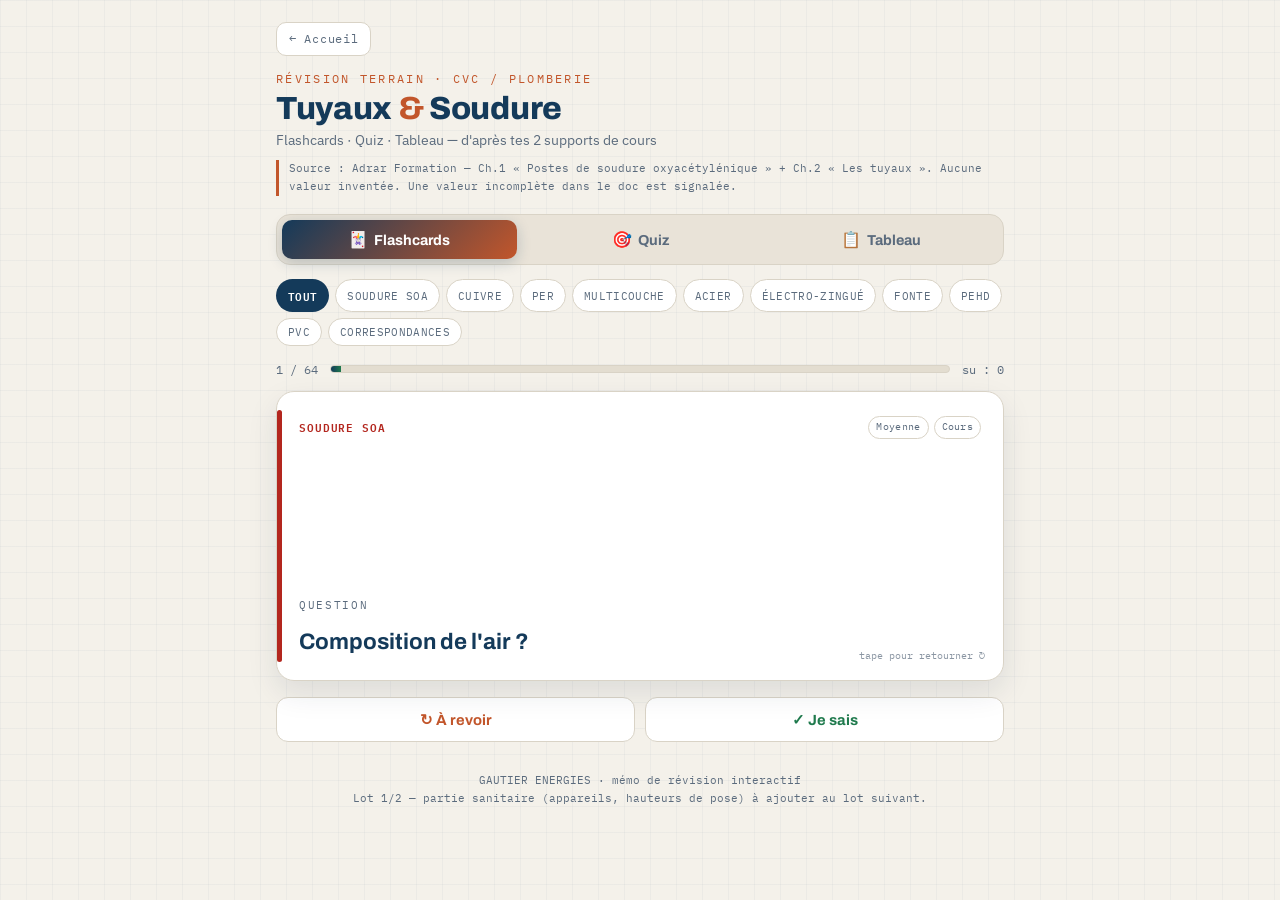
<file: revision_tuyaux_soudure.html>
<!DOCTYPE html>
<html lang="fr">
<head>
<meta charset="UTF-8">
<meta name="viewport" content="width=device-width, initial-scale=1.0">
<title>Fiche révision — Tuyaux & Soudure</title>
<link rel="preconnect" href="https://fonts.googleapis.com">
<link rel="preconnect" href="https://fonts.gstatic.com" crossorigin>
<link href="https://fonts.googleapis.com/css2?family=Archivo:wght@600;700;800&family=IBM+Plex+Mono:wght@500;600&family=IBM+Plex+Sans:wght@400;500;600&display=swap" rel="stylesheet">
<style>
  :root{
    --bg:#f4f1ea; --bg2:#ffffff; --panel:#ffffff; --line:#d9d3c6;
    --txt:#0f1f33; --muted:#5b6b7d;
    --navy:#143a5a; --navy2:#1d5a86; --accent:#c2562b; --green:#1f7a4d;
    /* domaines (tuyaux & soudure) */
    --d-soa:#b3261e; --d-cuivre:#c2562b; --d-per:#1f4f8b; --d-multi:#0f6f63;
    --d-acier:#1d5a86; --d-zingue:#5b6b7d; --d-fonte:#9a6700; --d-pehd:#143a5a;
    --d-pvc:#7a4d8c; --d-corresp:#1f7a4d;
  }
  *{box-sizing:border-box;margin:0;padding:0}
  body{
    font-family:"IBM Plex Sans",sans-serif;background:var(--bg);color:var(--txt);
    line-height:1.5;-webkit-font-smoothing:antialiased;min-height:100vh;
    background-image:
      linear-gradient(rgba(20,58,90,.035) 1px,transparent 1px),
      linear-gradient(90deg,rgba(20,58,90,.035) 1px,transparent 1px);
    background-size:26px 26px;
  }
  .wrap{max-width:760px;margin:0 auto;padding:22px 16px 60px}

  header{margin-bottom:18px}
  .kicker{font-family:"IBM Plex Mono",monospace;font-size:.72rem;letter-spacing:.2em;color:var(--accent);text-transform:uppercase}
  h1{font-family:"Archivo",sans-serif;font-weight:800;font-size:2rem;line-height:1.05;letter-spacing:-.01em;margin:.15em 0 .1em;color:var(--navy)}
  h1 .amp{color:var(--accent)}
  .sub{color:var(--muted);font-size:.9rem}
  .src-note{margin-top:10px;font-family:"IBM Plex Mono",monospace;font-size:.7rem;color:var(--muted);border-left:3px solid var(--accent);padding-left:10px;line-height:1.6}

  .tabs{display:flex;gap:6px;margin:18px 0 14px;background:#e9e3d8;padding:5px;border-radius:14px;border:1px solid var(--line)}
  .tab{flex:1;border:0;background:transparent;color:var(--muted);font-family:"Archivo",sans-serif;font-weight:700;font-size:.9rem;padding:10px 6px;border-radius:10px;cursor:pointer;transition:.18s;display:flex;align-items:center;justify-content:center;gap:6px}
  .tab.active{background:linear-gradient(135deg,var(--navy),var(--accent));color:#fff;box-shadow:0 4px 14px rgba(20,58,90,.22)}
  .tab .ic{font-size:1rem}

  .filters{display:flex;flex-wrap:wrap;gap:6px;margin-bottom:14px}
  .chip{font-family:"IBM Plex Mono",monospace;font-size:.7rem;letter-spacing:.03em;padding:6px 11px;border-radius:20px;border:1px solid var(--line);background:#fff;color:var(--muted);cursor:pointer;transition:.15s;text-transform:uppercase}
  .chip.on{color:#fff;font-weight:600;border-color:transparent}
  .chip[data-d="all"].on{background:var(--navy)}

  .progress{display:flex;align-items:center;gap:12px;margin-bottom:12px;font-family:"IBM Plex Mono",monospace;font-size:.78rem;color:var(--muted)}
  .bar{flex:1;height:8px;background:#e3ddd0;border-radius:6px;overflow:hidden;border:1px solid var(--line)}
  .bar > i{display:block;height:100%;width:0;background:linear-gradient(90deg,var(--navy),var(--green));transition:.3s}

  .scene{perspective:1400px;margin-bottom:16px}
  .card{position:relative;width:100%;min-height:290px;transform-style:preserve-3d;transition:transform .55s cubic-bezier(.4,.2,.2,1);cursor:pointer}
  .card.flipped{transform:rotateY(180deg)}
  .face{position:absolute;inset:0;backface-visibility:hidden;border-radius:18px;border:1px solid var(--line);padding:24px 22px;display:flex;flex-direction:column;background:var(--panel);box-shadow:0 12px 30px rgba(20,40,70,.10)}
  .face.back{transform:rotateY(180deg);background:linear-gradient(160deg,#fbf9f4,#f1ece2)}
  .face::before{content:"";position:absolute;left:0;top:18px;bottom:18px;width:5px;border-radius:5px;background:var(--dcol,var(--accent))}
  .meta{display:flex;justify-content:space-between;align-items:center;gap:8px;margin-bottom:auto}
  .dom{font-family:"IBM Plex Mono",monospace;font-size:.7rem;letter-spacing:.08em;text-transform:uppercase;color:var(--dcol,var(--accent));font-weight:600}
  .badges{display:flex;gap:5px;flex-wrap:wrap;justify-content:flex-end}
  .b{font-family:"IBM Plex Mono",monospace;font-size:.62rem;padding:3px 7px;border-radius:20px;border:1px solid var(--line);color:var(--muted);letter-spacing:.03em}
  .b.crit{background:#fbe9e7;color:#b3261e;border-color:#f0c4bf}
  .b.eleve{background:#fdf3df;color:#9a6700;border-color:#ecdcad}
  .q-label,.a-label{font-family:"IBM Plex Mono",monospace;font-size:.66rem;letter-spacing:.16em;text-transform:uppercase;color:var(--muted);margin-bottom:8px}
  .q-txt{font-family:"Archivo",sans-serif;font-weight:700;font-size:1.4rem;line-height:1.18;margin-top:8px;color:var(--navy)}
  .a-txt{font-size:1.12rem;font-weight:500;line-height:1.4;margin-top:8px}
  .a-txt b{color:var(--navy);font-family:"IBM Plex Mono",monospace;font-weight:600}
  .src{margin-top:auto;font-family:"IBM Plex Mono",monospace;font-size:.66rem;color:var(--muted);padding-top:14px}
  .flip-hint{position:absolute;bottom:16px;right:18px;font-family:"IBM Plex Mono",monospace;font-size:.62rem;color:var(--muted);opacity:.7}

  .nav{display:flex;gap:10px}
  .nav button{flex:1;border:1.5px solid var(--line);background:#fff;color:var(--txt);font-family:"Archivo",sans-serif;font-weight:700;font-size:.92rem;padding:13px;border-radius:12px;cursor:pointer;transition:.15s}
  .nav button:hover{border-color:var(--navy)}
  .nav button.know{color:var(--green)}
  .nav button.know:hover{border-color:var(--green)}
  .nav button.review{color:var(--accent)}
  .nav button.review:hover{border-color:var(--accent)}
  .nav button:active{transform:translateY(1px)}

  .quiz-head{display:flex;justify-content:space-between;align-items:center;margin-bottom:14px;font-family:"IBM Plex Mono",monospace;font-size:.8rem;color:var(--muted)}
  .score{color:var(--accent);font-weight:600}
  .quiz-card{background:var(--panel);border:1px solid var(--line);border-radius:18px;padding:24px 22px;box-shadow:0 12px 30px rgba(20,40,70,.10)}
  .quiz-card .dom{margin-bottom:14px}
  .quiz-q{font-family:"Archivo",sans-serif;font-weight:700;font-size:1.32rem;line-height:1.2;margin-bottom:20px;color:var(--navy)}
  .opts{display:flex;flex-direction:column;gap:10px}
  .opt{text-align:left;border:1.5px solid var(--line);background:#fff;color:var(--txt);font-family:"IBM Plex Sans",sans-serif;font-size:1.02rem;padding:14px 16px;border-radius:12px;cursor:pointer;transition:.15s;display:flex;gap:10px;align-items:center}
  .opt:hover:not(.locked){border-color:var(--navy);transform:translateX(3px)}
  .opt .k{font-family:"IBM Plex Mono",monospace;font-size:.8rem;color:var(--muted);border:1px solid var(--line);border-radius:6px;width:24px;height:24px;display:flex;align-items:center;justify-content:center;flex:none}
  .opt.good{border-color:var(--green);background:#e3f3ea}
  .opt.good .k{border-color:var(--green);color:var(--green)}
  .opt.bad{border-color:var(--d-soa);background:#fbe9e7}
  .opt.bad .k{border-color:var(--d-soa);color:var(--d-soa)}
  .expl{margin-top:16px;font-size:.92rem;color:var(--muted);border-left:3px solid var(--accent);padding:8px 0 8px 12px;display:none}
  .expl.show{display:block}
  .qbtn{margin-top:18px;width:100%;border:0;background:linear-gradient(135deg,var(--navy),var(--accent));color:#fff;font-family:"Archivo",sans-serif;font-weight:800;font-size:1rem;padding:14px;border-radius:12px;cursor:pointer;transition:.15s}
  .qbtn:active{transform:translateY(1px)}
  .qbtn[disabled]{opacity:.45;cursor:not-allowed}

  .result{text-align:center;background:var(--panel);border:1px solid var(--line);border-radius:18px;padding:38px 24px;box-shadow:0 12px 30px rgba(20,40,70,.10)}
  .result .big{font-family:"Archivo",sans-serif;font-weight:800;font-size:3.4rem;line-height:1;color:var(--accent)}
  .result .lbl{color:var(--muted);font-family:"IBM Plex Mono",monospace;font-size:.78rem;letter-spacing:.12em;text-transform:uppercase;margin:8px 0 4px}
  .result .verdict{font-family:"Archivo",sans-serif;font-weight:700;font-size:1.25rem;margin:14px 0 22px;color:var(--navy)}

  .search{width:100%;background:#fff;border:1.5px solid var(--line);border-radius:12px;color:var(--txt);font-family:"IBM Plex Sans",sans-serif;font-size:.95rem;padding:12px 14px;margin-bottom:14px}
  .search::placeholder{color:var(--muted)}
  .row{background:var(--panel);border:1px solid var(--line);border-left:5px solid var(--dcol,var(--accent));border-radius:12px;padding:13px 15px;margin-bottom:9px}
  .row .top{display:flex;justify-content:space-between;align-items:center;gap:8px;margin-bottom:5px}
  .row .el{font-weight:600;font-size:.97rem;color:var(--navy)}
  .row .val{font-family:"IBM Plex Mono",monospace;color:var(--accent);font-weight:600;font-size:.92rem;margin:2px 0 5px}
  .row .foot{display:flex;justify-content:space-between;gap:8px;font-family:"IBM Plex Mono",monospace;font-size:.66rem;color:var(--muted)}
  .empty{text-align:center;color:var(--muted);padding:30px;font-family:"IBM Plex Mono",monospace;font-size:.85rem}

  .footer{margin-top:30px;text-align:center;font-family:"IBM Plex Mono",monospace;font-size:.66rem;color:var(--muted);line-height:1.7}
  .hide{display:none!important}
</style>
</head>
<body>
<div class="wrap">
  <a href="index.html" style="display:inline-flex;align-items:center;gap:6px;text-decoration:none;font-family:'IBM Plex Mono',monospace;font-size:.74rem;letter-spacing:.06em;color:#5b6b7d;border:1px solid #d9d3c6;background:#fff;border-radius:10px;padding:7px 12px;margin-bottom:14px">← Accueil</a>
  <header>
    <div class="kicker">Révision terrain · CVC / Plomberie</div>
    <h1>Tuyaux <span class="amp">&amp;</span> Soudure</h1>
    <div class="sub">Flashcards · Quiz · Tableau — d'après tes 2 supports de cours</div>
    <div class="src-note">Source : Adrar Formation — Ch.1 « Postes de soudure oxyacétylénique » + Ch.2 « Les tuyaux ». Aucune valeur inventée. Une valeur incomplète dans le doc est signalée.</div>
  </header>

  <div class="tabs">
    <button class="tab active" data-view="cards"><span class="ic">🃏</span> Flashcards</button>
    <button class="tab" data-view="quiz"><span class="ic">🎯</span> Quiz</button>
    <button class="tab" data-view="table"><span class="ic">📋</span> Tableau</button>
  </div>

  <div class="filters" id="filters"></div>

  <!-- FLASHCARDS -->
  <section id="view-cards">
    <div class="progress">
      <span id="cardCount">1 / 1</span>
      <div class="bar"><i id="cardBar"></i></div>
      <span id="knownCount">su : 0</span>
    </div>
    <div class="scene">
      <div class="card" id="card" onclick="flip()">
        <div class="face front">
          <div class="meta"><span class="dom" id="fDom">—</span><div class="badges" id="fBadges"></div></div>
          <div class="q-label">Question</div>
          <div class="q-txt" id="fQ">—</div>
          <div class="flip-hint">tape pour retourner ↻</div>
        </div>
        <div class="face back">
          <div class="meta"><span class="dom" id="bDom">—</span></div>
          <div class="a-label">Réponse</div>
          <div class="a-txt" id="fA">—</div>
          <div class="src" id="fSrc">—</div>
        </div>
      </div>
    </div>
    <div class="nav">
      <button class="review" onclick="mark(false)">↻ À revoir</button>
      <button class="know" onclick="mark(true)">✓ Je sais</button>
    </div>
  </section>

  <!-- QUIZ -->
  <section id="view-quiz" class="hide">
    <div id="quizPlay">
      <div class="quiz-head">
        <span id="qProgress">Question 1 / 1</span>
        <span><span class="score" id="qScore">0 pts</span> · <span class="streak" id="qStreak">série 0🔥</span></span>
      </div>
      <div class="quiz-card">
        <div class="dom" id="qDom">—</div>
        <div class="quiz-q" id="qQ">—</div>
        <div class="opts" id="qOpts"></div>
        <div class="expl" id="qExpl"></div>
      </div>
      <button class="qbtn" id="qNext" onclick="nextQuiz()" disabled>Valider une réponse</button>
    </div>
    <div id="quizResult" class="hide">
      <div class="result">
        <div class="lbl">Score final</div>
        <div class="big" id="rBig">0%</div>
        <div class="verdict" id="rVerdict">—</div>
        <button class="qbtn" onclick="startQuiz()">↻ Rejouer le quiz</button>
      </div>
    </div>
  </section>

  <!-- TABLE -->
  <section id="view-table" class="hide">
    <input class="search" id="search" placeholder="Rechercher (ex : acétylène, 75, PVC, sertir…)" oninput="renderTable()">
    <div id="tableRows"></div>
  </section>

  <div class="footer">
    GAUTIER ENERGIES · mémo de révision interactif<br>
    Lot 1/2 — partie sanitaire (appareils, hauteurs de pose) à ajouter au lot suivant.
  </div>
</div>

<script>
/* ---------- DONNÉES (uniquement issues des 2 documents) ---------- */
const DOMS = {
  soa:{label:"Soudure SOA",col:"--d-soa"},
  cuivre:{label:"Cuivre",col:"--d-cuivre"},
  per:{label:"PER",col:"--d-per"},
  multi:{label:"Multicouche",col:"--d-multi"},
  acier:{label:"Acier",col:"--d-acier"},
  zingue:{label:"Électro-zingué",col:"--d-zingue"},
  fonte:{label:"Fonte",col:"--d-fonte"},
  pehd:{label:"PEHD",col:"--d-pehd"},
  pvc:{label:"PVC",col:"--d-pvc"},
  corresp:{label:"Correspondances",col:"--d-corresp"}
};

const CARDS = [
  // SOUDURE
  {d:"soa",q:"Composition de l'air ?",a:"<b>21%</b> O₂ · <b>78%</b> azote · <b>1%</b> gaz rares",t:"C",i:"moy",s:"Ch.1 · L'oxygène"},
  {d:"soa",q:"Pression de stockage d'une bouteille d'oxygène pleine ?",a:"<b>200 bar</b>",t:"C",i:"eleve",s:"Ch.1 · L'oxygène"},
  {d:"soa",q:"Couleur de repérage de la bouteille d'oxygène ?",a:"<b>Blanc</b>",t:"O",i:"crit",s:"Ch.1 · L'oxygène"},
  {d:"soa",q:"Peut-on graisser ce qui touche l'oxygène ?",a:"<b>Jamais.</b> Risque d'explosion (combustion violente au contact des graisses)",t:"O",i:"crit",s:"Ch.1 · L'oxygène"},
  {d:"soa",q:"À l'état naturel, l'acétylène explose si comprimé au-delà de ?",a:"<b>1,5 bar</b>",t:"O",i:"crit",s:"Ch.1 · L'acétylène"},
  {d:"soa",q:"Dissous dans l'acétone, l'acétylène peut être comprimé jusqu'à ?",a:"<b>15 bar</b>",t:"C",i:"eleve",s:"Ch.1 · L'acétylène"},
  {d:"soa",q:"Inclinaison minimale d'une bouteille d'acétylène ?",a:"<b>30°</b> — jamais moins (écoulement de l'acétone)",t:"O",i:"crit",s:"Ch.1 · L'acétylène"},
  {d:"soa",q:"Couleur de repérage de la bouteille d'acétylène ?",a:"<b>Havane (marron)</b>",t:"O",i:"crit",s:"Ch.1 · L'acétylène"},
  {d:"soa",q:"L'acétylène s'enflamme au contact d'un corps chaud à partir de ?",a:"<b>450 °C</b>",t:"O",i:"crit",s:"Ch.1 · Sécurité"},
  {d:"soa",q:"L'acétylène devient explosif dans l'air au-delà de ?",a:"<b>3 %</b>",t:"O",i:"crit",s:"Ch.1 · Sécurité"},
  {d:"soa",q:"Pression d'utilisation de l'oxygène au chalumeau ?",a:"<b>1,5 bar</b> (jet central HP)",t:"C",i:"eleve",s:"Ch.1 · Chalumeau"},
  {d:"soa",q:"Pression d'utilisation de l'acétylène au chalumeau ?",a:"<b>0,5 bar</b> (BP, entraîné par dépression)",t:"C",i:"eleve",s:"Ch.1 · Chalumeau"},
  {d:"soa",q:"Filetage du raccord côté acétylène ?",a:"<b>Pas de vis à gauche</b>",t:"C",i:"eleve",s:"Ch.1 · Manodétendeur"},
  {d:"soa",q:"Diamètres des tuyaux (boyaux) de soudure ?",a:"<b>6×11</b> et <b>9×16</b> mm",t:"C",i:"moy",s:"Ch.1 · Tuyaux"},
  {d:"soa",q:"Couleur des tuyaux de soudure ?",a:"<b>Rouge</b> = acétylène · <b>Bleu</b> = oxygène — ne jamais intervertir",t:"O",i:"crit",s:"Ch.1 · Tuyaux"},
  {d:"soa",q:"Combien de jeux d'anti-retour pare-flamme si le tuyau dépasse 20 m ?",a:"<b>2 jeux</b> : un au détendeur + un au chalumeau",t:"O",i:"crit",s:"Ch.1 · Accessoires"},
  {d:"soa",q:"Chalumeau le plus utilisé dans la profession ?",a:"<b>N°0</b> — débit acétylène 63 à 400 L/h",t:"C",i:"eleve",s:"Ch.1 · Chalumeaux"},
  {d:"soa",q:"Ratio pour dimensionner une buse afin de souder l'acier ?",a:"<b>75 L/h par mm</b> d'épaisseur",t:"C",i:"crit",s:"Ch.1 · Buses"},
  {d:"soa",q:"Quelle buse pour souder le cuivre ?",a:"Buse <b>160</b> ou <b>200</b> (épaisseur cuivre ≈ 1 mm)",t:"R",i:"eleve",s:"Ch.1 · Buses"},
  {d:"soa",q:"Quelle flamme assure une fusion correcte et maîtrisée ?",a:"La <b>flamme neutre</b> (égales proportions O₂ / acétylène)",t:"C",i:"eleve",s:"Ch.1 · Flammes"},
  // CUIVRE
  {d:"cuivre",q:"Point de fusion de la brasure tendre (étain) ?",a:"<b>232 °C</b>",t:"C",i:"eleve",s:"Ch.2 p.2"},
  {d:"cuivre",q:"Point de fusion de la brasure forte (phosphore) ?",a:"<b>850 °C</b>",t:"C",i:"eleve",s:"Ch.2 p.2"},
  {d:"cuivre",q:"Norme et longueur de barre du tube cuivre écroui demi-dur ?",a:"Norme <b>EN 1057</b> + NF · barre de <b>5 m</b>",t:"O",i:"eleve",s:"Ch.2 p.2"},
  {d:"cuivre",q:"Règle de diamètre du cuivre (épaisseur 1 mm) ?",a:"Ø intérieur = Ø extérieur <b>− 2 mm</b> (ex : 22×1 → int. 20)",t:"C",i:"eleve",s:"Ch.2 p.3"},
  {d:"cuivre",q:"Le tube Wicu est encastrable sans fourreau si la température ne dépasse pas ?",a:"<b>60 °C</b> (EF, EC, gaz naturel)",t:"F",i:"eleve",s:"Ch.2 p.4"},
  {d:"cuivre",q:"Plage de diamètres du cuivre gaz ?",a:"<b>12 à 54 mm</b>",t:"C",i:"eleve",s:"Ch.2 p.5"},
  {d:"cuivre",q:"Cuivre gaz : distance mini entre brasage/cintrage à chaud et un assemblage serti ?",a:"<b>1 m</b> sur la même installation",t:"O",i:"crit",s:"Ch.2 p.5"},
  {d:"cuivre",q:"Comment reconnaître un raccord à sertir pour le gaz ?",a:"Joint <b>nitrile</b> · marquage <b>ATG</b> · couleur <b>jaune</b>",t:"O",i:"eleve",s:"Ch.2 p.5"},
  // PER
  {d:"per",q:"Le PER est-il autorisé pour le gaz ?",a:"<b>Interdit pour le gaz</b>",t:"O",i:"crit",s:"Ch.2 p.6"},
  {d:"per",q:"PER classe 2 (eau chaude sanitaire) ?",a:"<b>70 °C</b> — pression : non précisée dans le document (« 70°C à bar »)",t:"C",i:"eleve",s:"Ch.2 p.6"},
  {d:"per",q:"PER classe 0 (chauffage traditionnel) ?",a:"<b>90 °C / 4 bars</b>",t:"C",i:"eleve",s:"Ch.2 p.6"},
  {d:"per",q:"PER classe 1 (chauffage par le sol) ?",a:"<b>50 °C / 6 bars</b>",t:"C",i:"eleve",s:"Ch.2 p.6"},
  {d:"per",q:"Code couleur du PER ?",a:"<b>Bleu</b> EFS · <b>Rouge</b> ECS · <b>Blanc</b> chauffage radiateur",t:"C",i:"moy",s:"Ch.2 p.6"},
  {d:"per",q:"Diamètres des tubes PER nus / pré-fourreautés ?",a:"<b>12×1,1 · 16×1,5 · 20×1,9 · 25×2,3</b>",t:"C",i:"eleve",s:"Ch.2 p.7"},
  {d:"per",q:"Quel PER pour le plancher chauffant/rafraîchissant ?",a:"Le PER <b>BAO</b> (barrière anti-oxygène) — évite algues/boues dans les échangeurs",t:"C",i:"eleve",s:"Ch.2 p.8"},
  {d:"per",q:"Comment fixer le PER ?",a:"Par <b>colliers</b>, <b>pas</b> de crochets à cheville (libre dilatation)",t:"R",i:"eleve",s:"Ch.2 p.8"},
  // MULTICOUCHE
  {d:"multi",q:"Les classes du multicouche ?",a:"<b>2</b> EF/ECS · <b>4</b> radiateurs BT + plancher · <b>5</b> radiateurs HT · « eau glacée »",t:"C",i:"eleve",s:"Ch.2 p.10"},
  {d:"multi",q:"Dilatation du multicouche ?",a:"Comparable au <b>cuivre</b> · <b>7×</b> inférieure au matériau de synthèse",t:"C",i:"moy",s:"Ch.2 p.13"},
  {d:"multi",q:"Multicouche et gaz ?",a:"<b>Pas du tout</b> — chauffage + sanitaire uniquement",t:"O",i:"crit",s:"Ch.2 p.13"},
  {d:"multi",q:"Plage de diamètres de la gamme COMAP MultiSkin ?",a:"<b>16 à 63 mm</b>",t:"F",i:"moy",s:"Ch.2 p.12"},
  // ACIER
  {d:"acier",q:"Acier noir : usage, longueur de barre, interdiction ?",a:"Chauffage + gaz · barre <b>6,40 m</b> · <b>interdit en sanitaire</b>",t:"O",i:"crit",s:"Ch.2 p.14"},
  {d:"acier",q:"Température de fusion de l'acier ?",a:"≈ <b>1500 °C</b>",t:"C",i:"moy",s:"Ch.2 p.14"},
  {d:"acier",q:"À quoi correspond 1/2\" en acier (DN et Ø ext) ?",a:"<b>DN15</b> · Ø <b>21,3 mm</b> (ancien 15/21)",t:"C",i:"crit",s:"Ch.2 p.15"},
  {d:"acier",q:"Sur l'acier galvanisé, quelle soudure est interdite ?",a:"La <b>soudure autogène</b> → faire une <b>soudobrasure</b>",t:"O",i:"crit",s:"Ch.2 p.16"},
  {d:"acier",q:"Usages de l'acier galvanisé ?",a:"Réseaux <b>sanitaires</b> et <b>incendie</b>",t:"C",i:"eleve",s:"Ch.2 p.16"},
  // ZINGUÉ
  {d:"zingue",q:"Électro-zingué : pression et température de service max (circuit d'eau) ?",a:"<b>16 bar</b> · <b>140 °C</b> (selon le raccord)",t:"F",i:"eleve",s:"Ch.2 p.16"},
  {d:"zingue",q:"Électro-zingué et eau potable ?",a:"<b>Ne convient pas</b> à l'eau potable",t:"O",i:"crit",s:"Ch.2 p.17"},
  {d:"zingue",q:"Électro-zingué : longueur de barre et assemblage ?",a:"Barre <b>6,4 m</b> · assemblage par <b>sertissage</b> (joint torique)",t:"C",i:"moy",s:"Ch.2 p.17"},
  // FONTE
  {d:"fonte",q:"Usage principal du tube fonte ?",a:"Évacuations <b>EU / EV / EP</b> — écoulement par gravité",t:"C",i:"eleve",s:"Ch.2 p.18"},
  {d:"fonte",q:"Tenue en température du tube fonte ?",a:"<b>80 °C</b> ponctuel · <b>95 °C</b> en pointe",t:"C",i:"eleve",s:"Ch.2 p.18"},
  {d:"fonte",q:"Coefficient de dilatation et longueur de barre de la fonte ?",a:"<b>0,0105 mm/m/°C</b> · barre <b>3 m</b>",t:"C",i:"moy",s:"Ch.2 p.18"},
  {d:"fonte",q:"Les deux types de fonte ?",a:"<b>SMU</b> (bouts lisses, colliers inox/manchon) · <b>SME</b> (emboîture, joints élastomères)",t:"C",i:"moy",s:"Ch.2 p.18"},
  // PEHD
  {d:"pehd",q:"Épaisseur mini du lit de sable sous un tube PEHD ?",a:"<b>≥ 10 cm</b> (fond propre, sans pierre)",t:"O",i:"crit",s:"Ch.2 p.23"},
  {d:"pehd",q:"Rayon de courbure mini du PEHD ?",a:"<b>R &gt; 25 × Ø</b> — à <b>doubler</b> par temps froid (0 °C)",t:"O",i:"eleve",s:"Ch.2 p.23"},
  {d:"pehd",q:"Hauteur du grillage avertisseur au-dessus du tube PEHD ?",a:"<b>20 cm</b>, de couleur <b>bleue</b>",t:"O",i:"crit",s:"Ch.2 p.24"},
  {d:"pehd",q:"Dilatation du PEHD ?",a:"<b>40 cm pour 100 m</b> (pour ΔT de 20 °C)",t:"Ex",i:"moy",s:"Ch.2 p.23"},
  {d:"pehd",q:"Quel PEHD est qualité eau potable ?",a:"Le tube à <b>filet bleu</b> (NF) · le noir sans filet = puisage/arrosage",t:"O",i:"crit",s:"Ch.2 p.19"},
  {d:"pehd",q:"Granulométrie du matériau d'enrobage PEHD ?",a:"<b>0,1 à 5 mm</b>, compactable, sans pierre",t:"O",i:"eleve",s:"Ch.2 p.24"},
  // PVC
  {d:"pvc",q:"Diamètres courants et longueur de barre du PVC évacuation ?",a:"<b>32 · 40 · 50 · 63 mm</b> (Ø extérieur) · barre <b>4 m</b>",t:"C",i:"eleve",s:"Ch.2 p.26"},
  {d:"pvc",q:"Peut-on chauffer / souder le PVC ?",a:"<b>Interdit de chauffer</b> · se travaille <b>sans soudure</b> (collage)",t:"O",i:"crit",s:"Ch.2 p.26"},
  {d:"pvc",q:"Distances max entre points fixes en PVC ?",a:"<b>3 m</b> appareil · <b>4 m</b> vertical · <b>8 m</b> collecteur horizontal",t:"O",i:"crit",s:"Ch.2 p.27"},
  {d:"pvc",q:"Distance entre colliers (PVC évacuation) ?",a:"Horizontal ≤63 : <b>0,5 m</b> · &gt;63 : <b>0,8 m</b> · Vertical : <b>2,7 m</b> max",t:"O",i:"eleve",s:"Ch.2 p.27"},
  {d:"pvc",q:"Peut-on poser un collier sur un coude PVC ?",a:"<b>Non</b> — distance d'au moins <b>15 cm</b>",t:"O",i:"eleve",s:"Ch.2 p.27"},
  // CORRESPONDANCES
  {d:"corresp",q:"Correspondances pouce → DN → Ø extérieur (acier) ?",a:"½\"=DN15=Ø21,3 · ¾\"=DN20=Ø26,9 · 1\"=DN25=Ø33,7 · 1\"½=DN40=Ø48,3 · 2\"=DN50=Ø60,3",t:"C",i:"crit",s:"Ch.2 p.30"}
];

const QUIZ = [
  {d:"soa",q:"Pression de réglage de l'oxygène au chalumeau ?",o:["0,5 bar","1,5 bar","3 bar","15 bar"],c:1,e:"L'oxygène = 1,5 bar (jet central HP). L'acétylène = 0,5 bar."},
  {d:"soa",q:"Pression de réglage de l'acétylène au chalumeau ?",o:["0,5 bar","1,5 bar","2 bar","4 bar"],c:0,e:"Acétylène = 0,5 bar, entraîné par la dépression du jet d'oxygène."},
  {d:"soa",q:"Inclinaison minimale d'une bouteille d'acétylène ?",o:["15°","30°","45°","90°"],c:1,e:"Jamais moins de 30° pour éviter l'écoulement de l'acétone."},
  {d:"soa",q:"Ratio pour dimensionner une buse afin de souder l'acier ?",o:["50 L/h par mm","75 L/h par mm","100 L/h par mm","160 L/h par mm"],c:1,e:"75 L/h par mm d'épaisseur. Le cuivre (ép. ≈1 mm) → buse 160 ou 200."},
  {d:"soa",q:"L'acétylène devient explosif dans l'air au-delà de ?",o:["1 %","3 %","10 %","21 %"],c:1,e:"Au-delà de 3 % dans l'air → mélange explosif. Auto-inflammation dès 450 °C."},
  {d:"soa",q:"Couleur de repérage de la bouteille d'oxygène ?",o:["Blanc","Marron","Rouge","Bleu"],c:0,e:"Oxygène = blanc. Acétylène = havane (marron). À ne jamais confondre."},
  {d:"soa",q:"Couleur du tuyau d'acétylène ?",o:["Bleu","Rouge","Jaune","Vert"],c:1,e:"Rouge = acétylène, Bleu = oxygène. Ne jamais intervertir (risque d'inflammation)."},
  {d:"cuivre",q:"Point de fusion de la brasure tendre (étain) ?",o:["180 °C","232 °C","450 °C","850 °C"],c:1,e:"Tendre (étain) = 232 °C. Forte (phosphore) = 850 °C."},
  {d:"cuivre",q:"Brasure forte au phosphore, point de fusion ?",o:["232 °C","450 °C","850 °C","1500 °C"],c:2,e:"850 °C pour la brasure forte au phosphore."},
  {d:"cuivre",q:"Le tube Wicu est encastrable sans fourreau jusqu'à ?",o:["40 °C","50 °C","60 °C","80 °C"],c:2,e:"Sans fourreau si le fluide ne dépasse pas 60 °C."},
  {d:"per",q:"Le PER est interdit pour…",o:["L'eau chaude","Le chauffage","Le gaz","Le plancher chauffant"],c:2,e:"Le PER (comme le multicouche) est interdit pour le gaz."},
  {d:"per",q:"PER classe 0 (chauffage traditionnel) ?",o:["50 °C / 6 b","70 °C","90 °C / 4 b","110 °C"],c:2,e:"Classe 0 = 90 °C / 4 bars. Classe 2 (ECS) = 70 °C. Classe 1 (plancher) = 50 °C / 6 b."},
  {d:"acier",q:"½ pouce correspond à quel DN ?",o:["DN12","DN15","DN20","DN26"],c:1,e:"½\" = DN15 = 15/21 = Ø ext. 21,3 mm."},
  {d:"acier",q:"Sur l'acier galvanisé, quelle soudure est interdite ?",o:["La soudobrasure","La soudure autogène","Le vissage","Le sertissage"],c:1,e:"Soudure autogène interdite sur galvanisé → soudobrasure (ne pas détériorer la galva)."},
  {d:"acier",q:"L'acier noir est interdit pour…",o:["Le chauffage","Le gaz","Le sanitaire","La vapeur"],c:2,e:"Acier noir = chauffage + gaz, mais interdit en sanitaire."},
  {d:"pehd",q:"Hauteur du grillage avertisseur au-dessus d'un tube PEHD ?",o:["10 cm","20 cm","40 cm","70 cm"],c:1,e:"Grillage bleu à 20 cm au-dessus du tube. Lit de sable ≥ 10 cm dessous."},
  {d:"pehd",q:"Lit de sable minimum sous un tube PEHD ?",o:["5 cm","10 cm","20 cm","30 cm"],c:1,e:"Au moins 10 cm de sable, fond propre, sans matériau concassé."},
  {d:"pvc",q:"Distance max entre points fixes pour un collecteur horizontal PVC ?",o:["3 m","4 m","8 m","15 m"],c:2,e:"Appareil 3 m · vertical 4 m · collecteur horizontal 8 m."}
];

/* ---------- ÉTAT ---------- */
let activeDom="all";
let view="cards";

/* flashcards */
let order=[], idx=0, flipped=false;
const known=new Set();

/* quiz */
let quizList=[], qi=0, score=0, streak=0, maxStreak=0, locked=false;

/* ---------- FILTRES ---------- */
function buildFilters(){
  const f=document.getElementById("filters");
  const root=getComputedStyle(document.documentElement);
  let html=`<button class="chip on" data-d="all" onclick="setDom('all')">Tout</button>`;
  Object.entries(DOMS).forEach(([k,v])=>{
    const c=root.getPropertyValue(v.col).trim();
    html+=`<button class="chip" data-d="${k}" style="--c:${c}" onclick="setDom('${k}')">${v.label}</button>`;
  });
  f.innerHTML=html;
}
function setDom(d){
  activeDom=d;
  const root=getComputedStyle(document.documentElement);
  document.querySelectorAll(".chip").forEach(ch=>{
    const on=ch.dataset.d===d;
    ch.classList.toggle("on",on);
    if(on && d!=="all"){const c=root.getPropertyValue(DOMS[d].col).trim();ch.style.background=c;ch.style.color="#fff";}
    else if(d!=="all"){ch.style.background="";ch.style.color="";}
  });
  if(view==="cards"){buildOrder();render();}
  if(view==="quiz"){startQuiz();}
  if(view==="table"){renderTable();}
}

/* ---------- VUES ---------- */
function show(v){
  view=v;
  document.querySelectorAll(".tab").forEach(t=>t.classList.toggle("active",t.dataset.view===v));
  document.getElementById("view-cards").classList.toggle("hide",v!=="cards");
  document.getElementById("view-quiz").classList.toggle("hide",v!=="quiz");
  document.getElementById("view-table").classList.toggle("hide",v!=="table");
  if(v==="cards"){buildOrder();render();}
  if(v==="quiz"){startQuiz();}
  if(v==="table"){renderTable();}
}
document.querySelectorAll(".tab").forEach(t=>t.addEventListener("click",()=>show(t.dataset.view)));

/* ---------- FLASHCARDS ---------- */
function pool(){return CARDS.filter(c=>activeDom==="all"||c.d===activeDom);}
function buildOrder(){order=pool().map((_,i)=>i);idx=0;flipped=false;}
function render(){
  const list=pool();
  if(!list.length)return;
  if(idx>=list.length)idx=0;
  const c=list[idx];
  const root=getComputedStyle(document.documentElement);
  const col=root.getPropertyValue(DOMS[c.d].col).trim();
  document.getElementById("card").classList.remove("flipped");flipped=false;
  document.getElementById("card").style.setProperty("--dcol",col);
  document.getElementById("fDom").textContent=DOMS[c.d].label;
  document.getElementById("bDom").textContent=DOMS[c.d].label;
  document.getElementById("fDom").style.color=col;
  document.getElementById("bDom").style.color=col;
  document.getElementById("fQ").textContent=c.q;
  document.getElementById("fA").innerHTML=c.a;
  document.getElementById("fSrc").textContent=c.s;
  const tlabel={O:"Obligation",R:"Reco",Ex:"Exemple",F:"Fabricant",C:"Cours"}[c.t]||c.t;
  const ilabel={crit:"Critique",eleve:"Élevée",moy:"Moyenne"}[c.i];
  document.getElementById("fBadges").innerHTML=
    `<span class="b ${c.i==='crit'?'crit':c.i==='eleve'?'eleve':''}">${ilabel}</span>`+
    `<span class="b">${tlabel}</span>`;
  document.getElementById("cardCount").textContent=`${idx+1} / ${list.length}`;
  document.getElementById("cardBar").style.width=((idx+1)/list.length*100)+"%";
  document.getElementById("knownCount").textContent="su : "+known.size;
}
function flip(){flipped=!flipped;document.getElementById("card").classList.toggle("flipped",flipped);}
function mark(ok){
  const list=pool();
  const c=list[idx];
  const gi=CARDS.indexOf(c);
  if(ok)known.add(gi);else known.delete(gi);
  idx=(idx+1)%list.length;
  render();
}

/* ---------- QUIZ ---------- */
function shuffle(a){for(let i=a.length-1;i>0;i--){const j=Math.floor(Math.random()*(i+1));[a[i],a[j]]=[a[j],a[i]];}return a;}
function startQuiz(){
  quizList=shuffle(QUIZ.filter(q=>activeDom==="all"||q.d===activeDom).slice());
  qi=0;score=0;streak=0;maxStreak=0;locked=false;
  document.getElementById("quizResult").classList.add("hide");
  document.getElementById("quizPlay").classList.remove("hide");
  renderQuiz();
}
function renderQuiz(){
  if(!quizList.length){
    document.getElementById("qQ").textContent="Aucune question pour ce filtre.";
    document.getElementById("qOpts").innerHTML="";
    document.getElementById("qDom").textContent="—";
    document.getElementById("qNext").disabled=true;
    return;
  }
  locked=false;
  const q=quizList[qi];
  const root=getComputedStyle(document.documentElement);
  const col=root.getPropertyValue(DOMS[q.d].col).trim();
  document.getElementById("qDom").textContent=DOMS[q.d].label;
  document.getElementById("qDom").style.color=col;
  document.getElementById("qQ").textContent=q.q;
  document.getElementById("qProgress").textContent=`Question ${qi+1} / ${quizList.length}`;
  document.getElementById("qScore").textContent=score+" pts";
  document.getElementById("qStreak").textContent=`série ${streak}🔥`;
  const keys=["A","B","C","D"];
  document.getElementById("qOpts").innerHTML=q.o.map((o,i)=>
    `<button class="opt" data-i="${i}" onclick="answer(${i})"><span class="k">${keys[i]}</span>${o}</button>`).join("");
  const ex=document.getElementById("qExpl");ex.className="expl";ex.textContent="";
  document.getElementById("qNext").disabled=true;
  document.getElementById("qNext").textContent="Valider une réponse";
}
function answer(i){
  if(locked)return;locked=true;
  const q=quizList[qi];
  document.querySelectorAll(".opt").forEach(b=>{
    b.classList.add("locked");
    const bi=+b.dataset.i;
    if(bi===q.c)b.classList.add("good");
    else if(bi===i)b.classList.add("bad");
  });
  if(i===q.c){score+=10;streak++;maxStreak=Math.max(maxStreak,streak);}
  else{streak=0;}
  document.getElementById("qScore").textContent=score+" pts";
  document.getElementById("qStreak").textContent=`série ${streak}🔥`;
  const ex=document.getElementById("qExpl");ex.textContent=q.e;ex.classList.add("show");
  const btn=document.getElementById("qNext");btn.disabled=false;
  btn.textContent=(qi+1<quizList.length)?"Question suivante →":"Voir le résultat";
}
function nextQuiz(){
  if(qi+1<quizList.length){qi++;renderQuiz();}
  else{showResult();}
}
function showResult(){
  document.getElementById("quizPlay").classList.add("hide");
  document.getElementById("quizResult").classList.remove("hide");
  const pct=Math.round(score/(quizList.length*10)*100);
  document.getElementById("rBig").textContent=pct+"%";
  let v;
  if(pct===100)v="Sans faute. Tu peux poser sur chantier 🔧";
  else if(pct>=80)v="Solide. Quelques valeurs à revoir.";
  else if(pct>=50)v="Ça vient. Refais un tour de flashcards.";
  else v="À retravailler — passe en mode Flashcards.";
  document.getElementById("rVerdict").textContent=v+`  (série max : ${maxStreak})`;
}

/* ---------- TABLEAU ---------- */
function renderTable(){
  const term=document.getElementById("search").value.toLowerCase().trim();
  const root=getComputedStyle(document.documentElement);
  const list=CARDS.filter(c=>{
    if(activeDom!=="all"&&c.d!==activeDom)return false;
    if(!term)return true;
    const blob=(c.q+" "+c.a+" "+DOMS[c.d].label+" "+c.s).toLowerCase();
    return blob.includes(term);
  });
  const box=document.getElementById("tableRows");
  if(!list.length){box.innerHTML=`<div class="empty">Aucun résultat.</div>`;return;}
  const tlabel={O:"Obligation",R:"Reco",Ex:"Exemple",F:"Fabricant",C:"Cours"};
  const ilabel={crit:"Critique",eleve:"Élevée",moy:"Moyenne"};
  box.innerHTML=list.map(c=>{
    const col=root.getPropertyValue(DOMS[c.d].col).trim();
    return `<div class="row" style="--dcol:${col}">
      <div class="top"><span class="el">${c.q.replace(/\?$/,'')}</span>
      <span class="b ${c.i==='crit'?'crit':c.i==='eleve'?'eleve':''}">${ilabel[c.i]}</span></div>
      <div class="val">${c.a}</div>
      <div class="foot"><span>${DOMS[c.d].label} · ${tlabel[c.t]}</span><span>${c.s}</span></div>
    </div>`;
  }).join("");
}

/* ---------- INIT ---------- */
buildFilters();
buildOrder();
render();
</script>

<!-- UI/UX uniquement : retour accueil + suivi de progression + module suivant -->
<script>
(function(){
  var ORDER = ['revision_tuyaux_soudure.html','revision_sanitaire_evacuation.html','revision_cvc_complet.html'];
  var LABELS = {
    'revision_tuyaux_soudure.html':'Tuyaux & Soudure',
    'revision_sanitaire_evacuation.html':'Sanitaire & \u00c9vacuation',
    'revision_cvc_complet.html':'CVC \u2014 ECS, VMC, Solaire'
  };
  var MODULE = location.pathname.split('/').pop() || 'index.html';
  var KEY = 'ticcser_progress';
  function load(){ try{ return JSON.parse(localStorage.getItem(KEY)) || {}; }catch(e){ return {}; } }
  function save(d){ try{ localStorage.setItem(KEY, JSON.stringify(d)); }catch(e){} }

  // module ouvert = "commenc\u00e9" + dernier consult\u00e9
  var d = load();
  d[MODULE] = d[MODULE] || {};
  d[MODULE].visited = true;
  save(d);
  try{ localStorage.setItem('ticcser_last', MODULE); }catch(e){}

  // bouton "Module suivant" inject\u00e9 dans l'\u00e9cran de r\u00e9sultat (ou retour accueil si dernier)
  var result = document.querySelector('#quizResult .result');
  if (result){
    var i = ORDER.indexOf(MODULE);
    var nextId = (i > -1 && i < ORDER.length - 1) ? ORDER[i+1] : null;
    var a = document.createElement('a');
    a.style.cssText = 'display:block;margin-top:10px;text-decoration:none;text-align:center;'
      + 'border:1.5px solid var(--navy);background:#fff;color:var(--navy);'
      + "font-family:'Archivo',sans-serif;font-weight:800;font-size:1rem;padding:13px;border-radius:12px";
    if (nextId){ a.href = nextId; a.textContent = 'Module suivant : ' + LABELS[nextId] + ' \u2192'; }
    else { a.href = 'index.html'; a.textContent = '\u2190 Tous les modules'; }
    result.appendChild(a);
  }

  // enregistre le score \u00e0 la fin du quiz (lit le % affich\u00e9, sans r\u00e9\u00e9crire le quiz)
  if (typeof showResult === 'function'){
    var _orig = showResult;
    showResult = function(){
      _orig.apply(this, arguments);
      var el = document.getElementById('rBig');
      if(!el) return;
      var pct = parseInt(el.textContent, 10);
      if(isNaN(pct)) return;
      var s = load();
      s[MODULE] = s[MODULE] || {};
      s[MODULE].last = pct;
      s[MODULE].best = Math.max(s[MODULE].best || 0, pct);
      s[MODULE].attempts = (s[MODULE].attempts || 0) + 1;
      save(s);
    };
  }
})();
</script>
</body>
</html>
</file>
